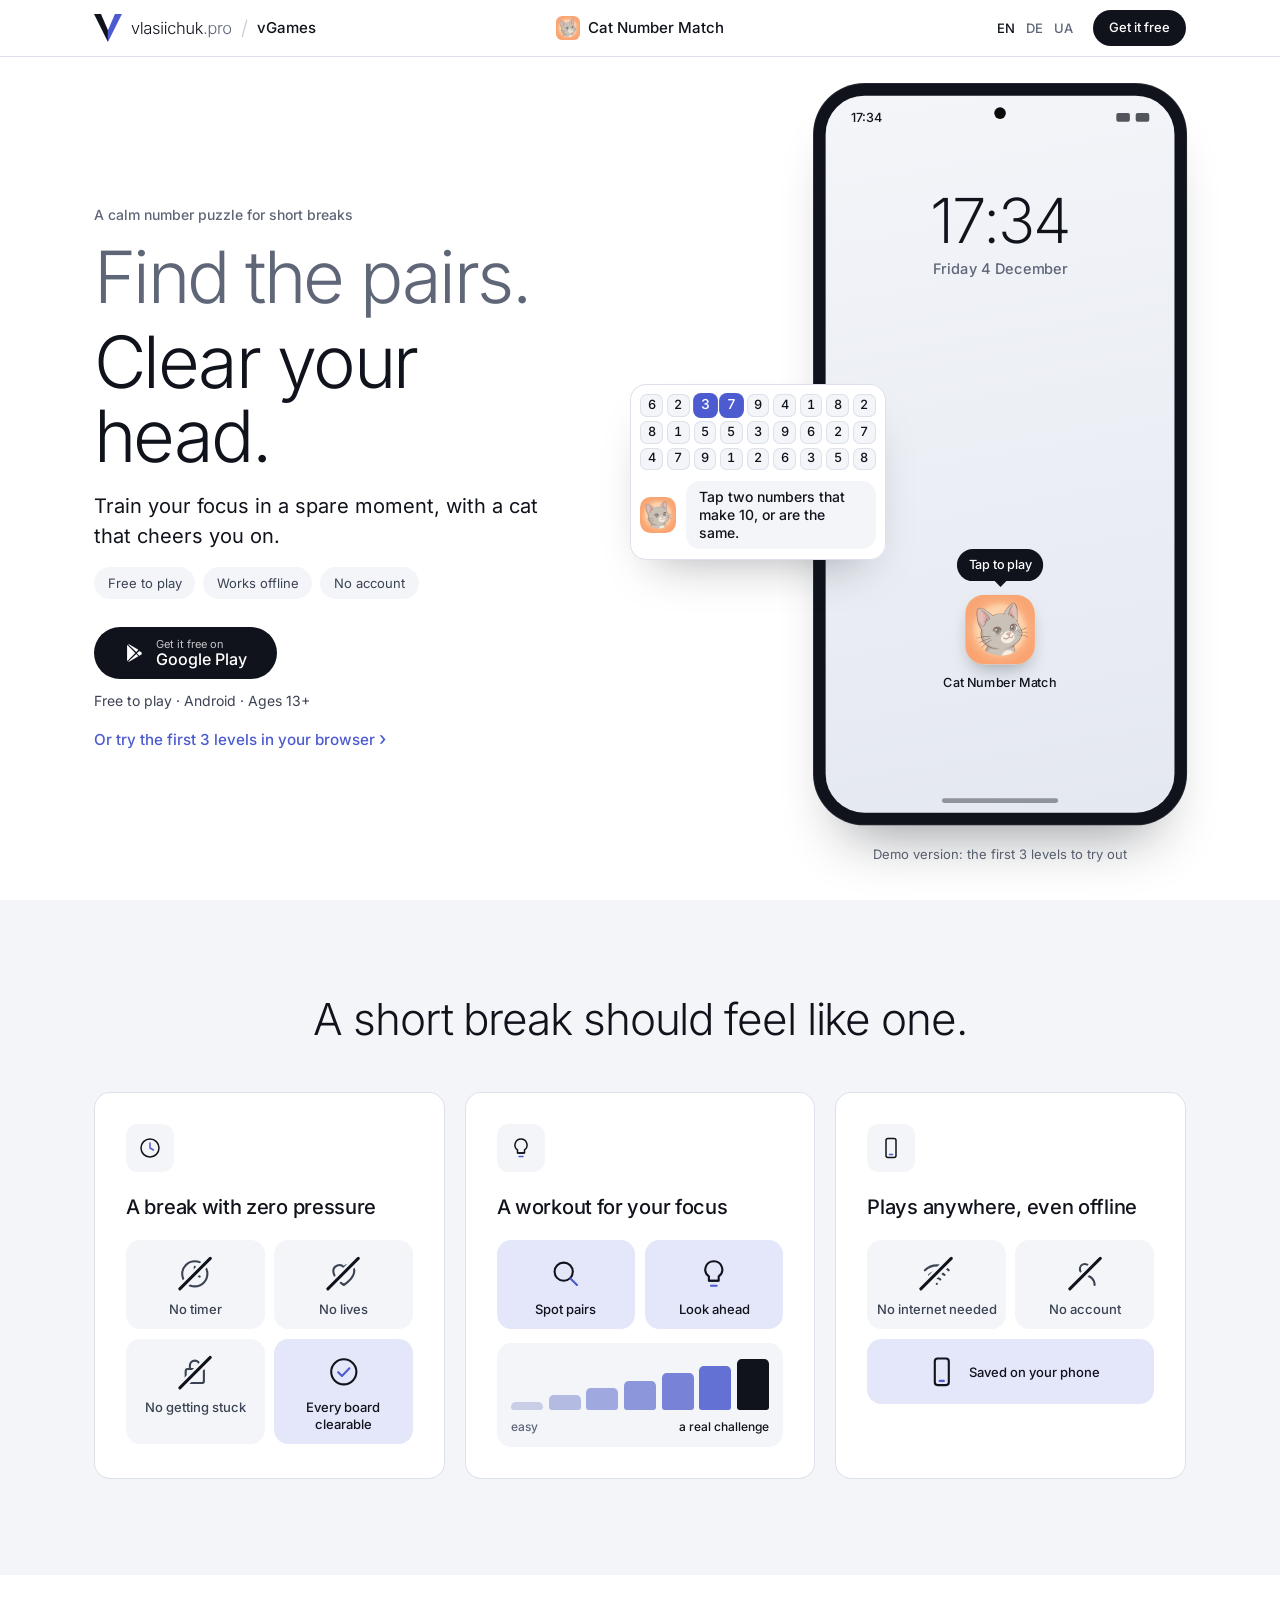
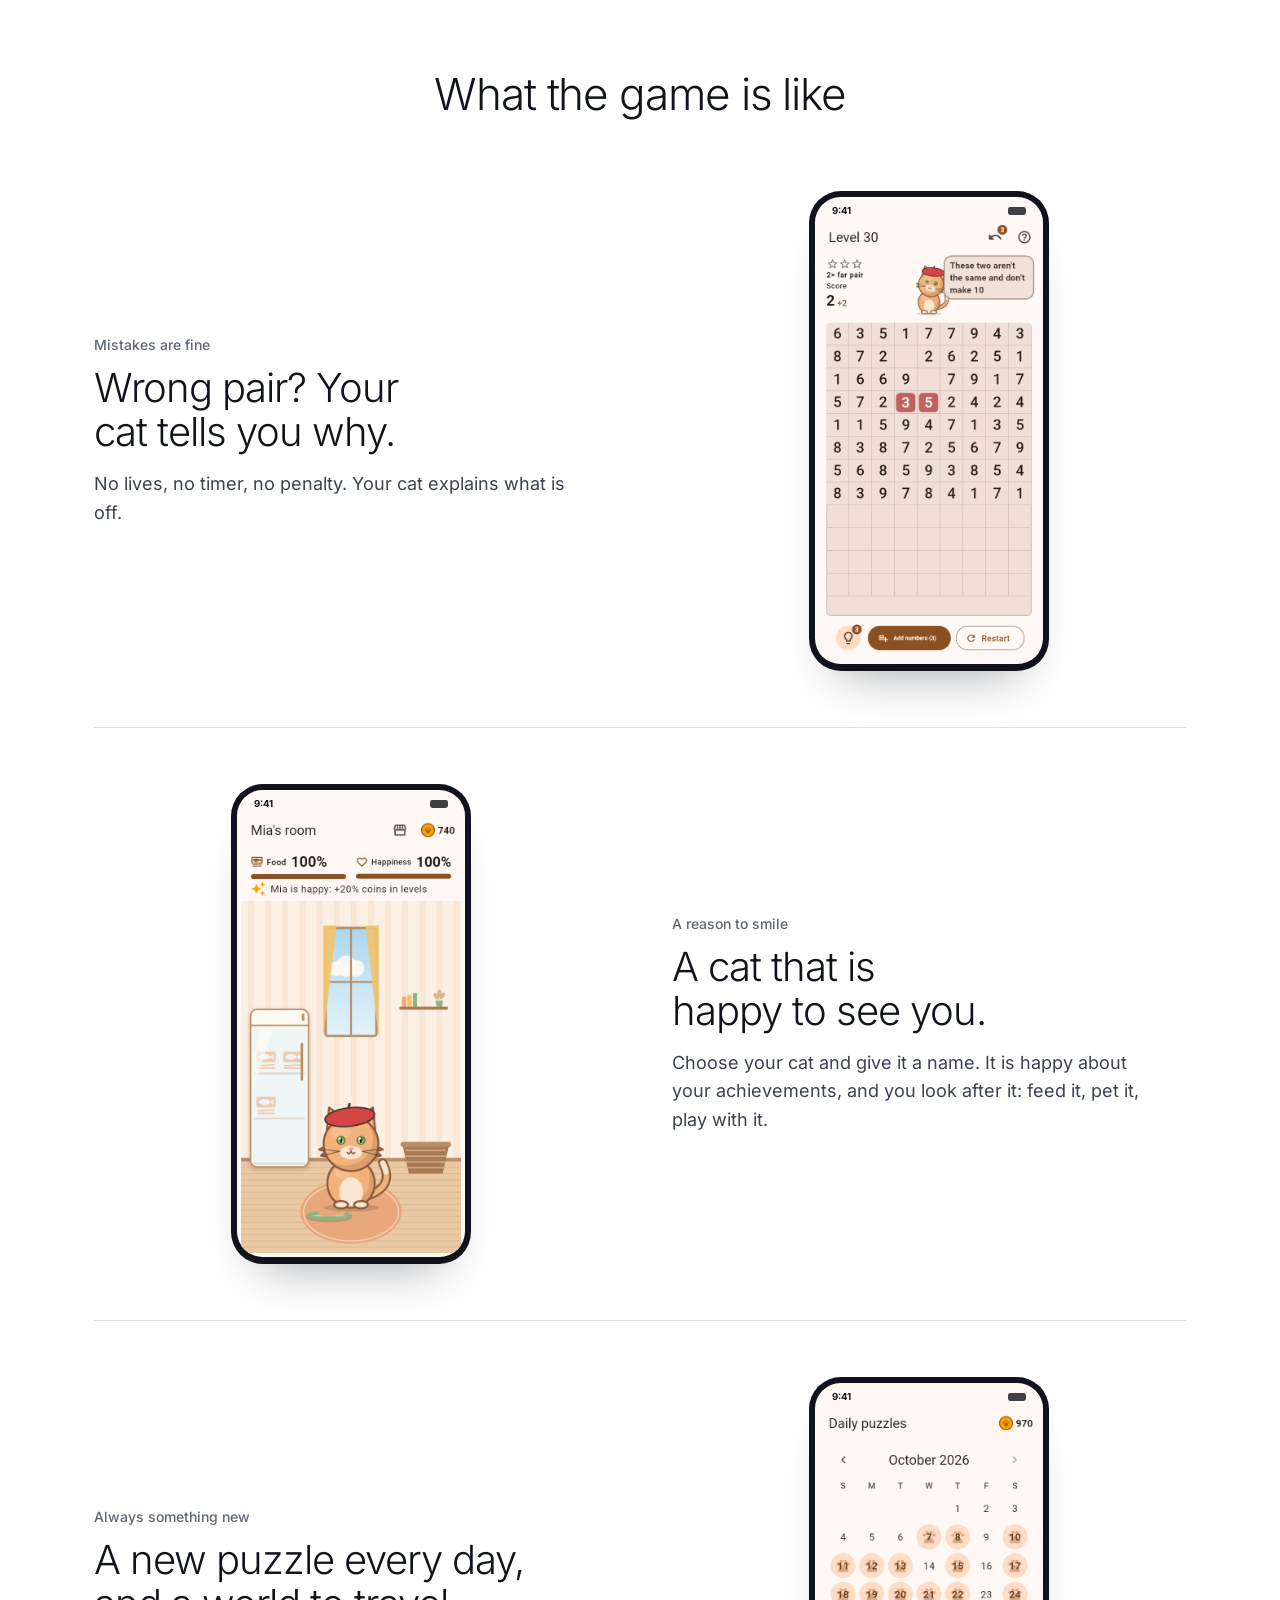
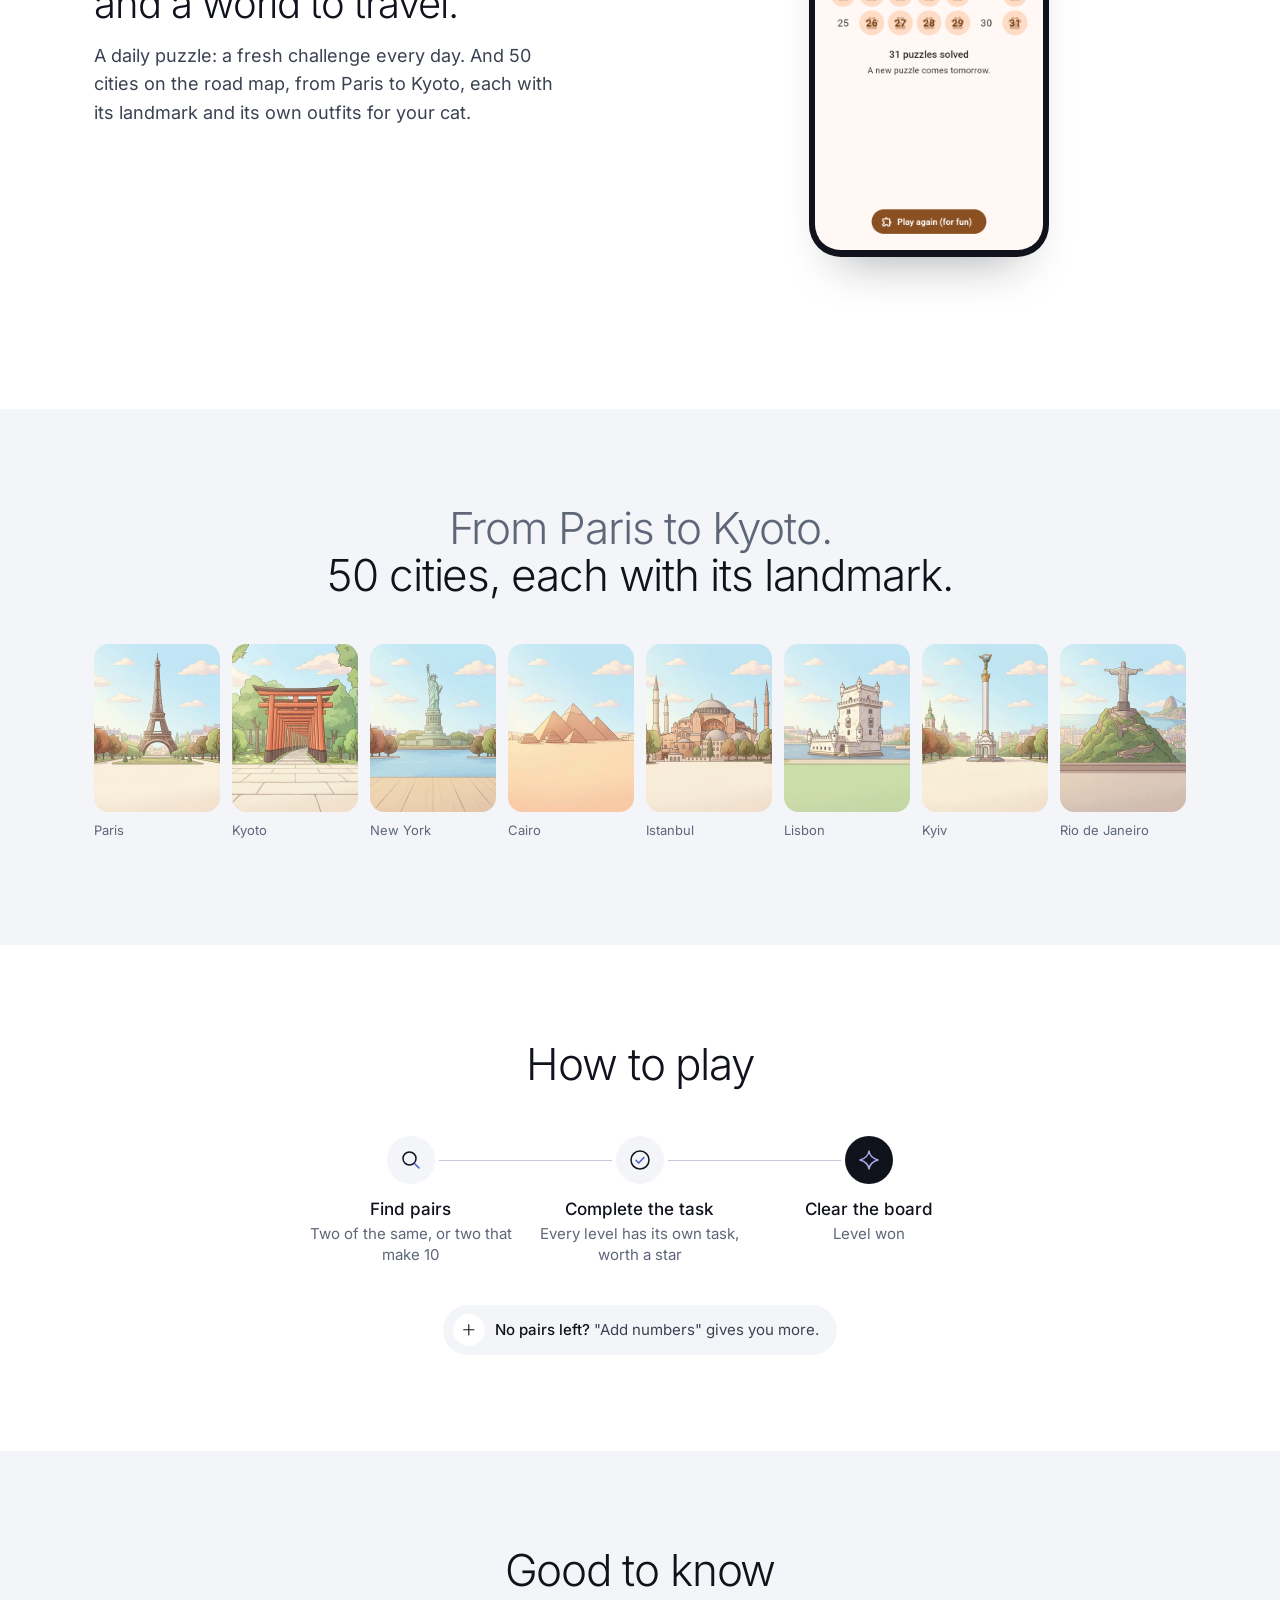
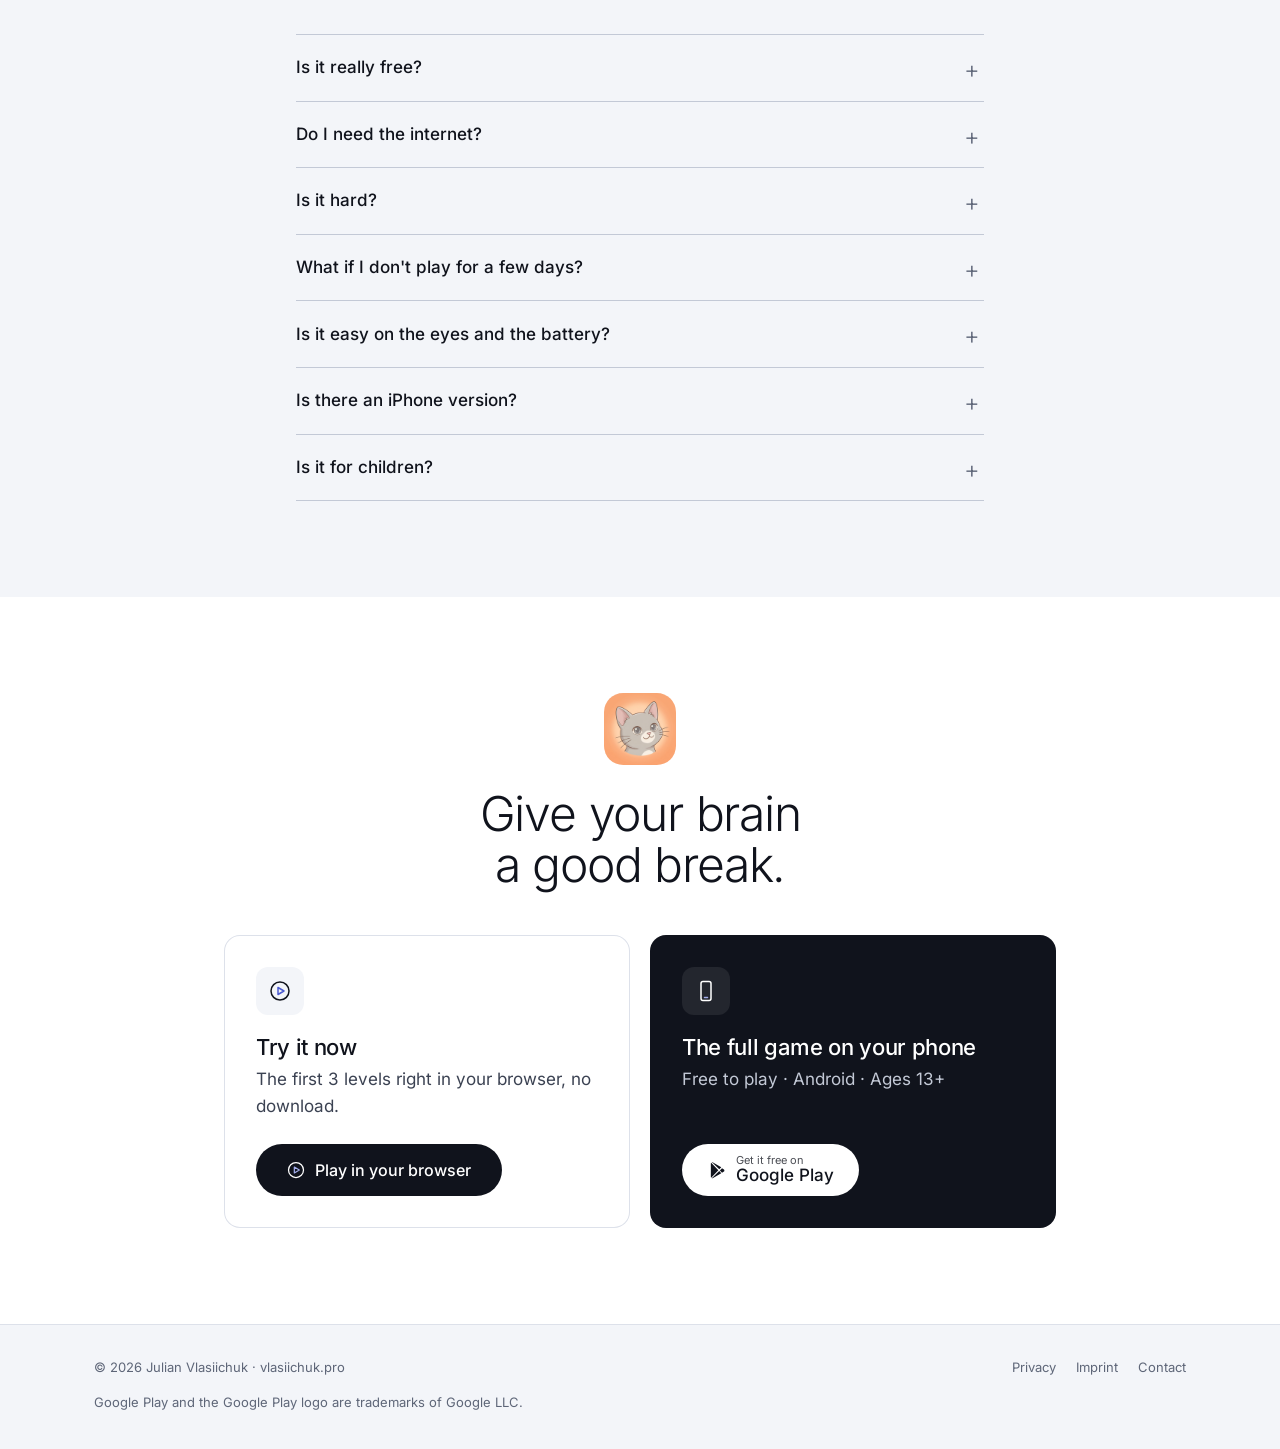
<file: cat-number-match/index.html>
<!doctype html>
<html lang="en">
<head>
<meta charset="utf-8">
<meta name="viewport" content="width=device-width, initial-scale=1">
<title>Cat Number Match · a calm number matching game to train your focus</title>
<meta name="description" content="A calm number matching game for Android: take a real break, train your focus, and let your cat cheer you on. Try the first 3 levels right here in your browser.">
<meta name="theme-color" content="#ffffff">
<meta property="og:title" content="Cat Number Match">
<meta property="og:description" content="A calm number matching game to train your focus, with a cat that cheers you on. Try 3 levels in your browser.">
<meta property="og:image" content="https://vgames.vlasiichuk.pro/cat-number-match/img/en/1-board.png">
<meta property="og:locale" content="en_US">
<link rel="icon" href="img/app-icon.png">
<link rel="canonical" href="https://vgames.vlasiichuk.pro/cat-number-match/">
<link rel="alternate" hreflang="en" href="https://vgames.vlasiichuk.pro/cat-number-match/">
<link rel="alternate" hreflang="de" href="https://vgames.vlasiichuk.pro/cat-number-match/de/">
<link rel="alternate" hreflang="uk" href="https://vgames.vlasiichuk.pro/cat-number-match/ua/">
<link rel="alternate" hreflang="x-default" href="https://vgames.vlasiichuk.pro/cat-number-match/">
<link rel="preload" href="fonts/inter-latin-wght-normal.woff2" as="font" type="font/woff2" crossorigin>
<link rel="stylesheet" href="page.css">
<script>
// First visit: open the page in the browser's language (German, Ukrainian),
// anything else stays English. A click on a language link (?l=) is never
// overridden.
(function () {
  if (/[?&]l=/.test(location.search)) return;
  var langs = navigator.languages && navigator.languages.length ? navigator.languages : [navigator.language || ''];
  for (var i = 0; i < langs.length; i++) {
    var c = String(langs[i]).toLowerCase().split('-')[0];
    if (c === 'de') { location.replace('/cat-number-match/de/'); return; }
    if (c === 'uk') { location.replace('/cat-number-match/ua/'); return; }
    if (c === 'en') return;
  }
})();
</script>
<!--
  GENERATED by tool/landing/build.mjs from tool/landing/strings.mjs
  in the cat-number-match repo. Edit those and run
  "node tool/landing/build.mjs"; do not edit this file by hand.
  Only this site's own files load. The demo (about 4.5 MB) loads after a tap
  and speaks this page's language (?lang=).
-->
</head>
<body>
<a class="skip" href="#main">Skip to content</a>

<header class="site-header">
  <div class="wrap">
    <div class="head-left">
      <a class="brand" href="https://vlasiichuk.pro/"><img src="brand/lockup-paper.svg" alt="vlasiichuk.pro" width="138" height="28"></a>
      <span class="crumb-sep" aria-hidden="true">/</span>
      <a class="hub" href="/games/?l=en" title="All games by vlasiichuk.pro">vGames</a>
    </div>
    <span class="head-game"><img src="img/app-icon.png" alt="" width="24" height="24">Cat Number Match</span>
    <div class="head-right">
      <nav class="lang" aria-label="Language">
        <a href="#" aria-current="page" hreflang="en" lang="en" onclick="return false">EN</a>
        <a href="/cat-number-match/de/" hreflang="de" lang="de">DE</a>
        <a href="/cat-number-match/ua/" hreflang="uk" lang="uk">UA</a>
      </nav>
      <a class="btn btn-sm head-cta" href="https://play.google.com/store/apps/details?id=pro.vlasiichuk.cat_number_match" target="_blank" rel="noopener">Get it free</a>
    </div>
  </div>
</header>

<main id="main">

  <!-- 1. Hero (white): fills the first screen -->
  <section class="hero">
    <div class="wrap hero-grid">
      <div class="hero-copy">
        <p class="eyebrow">A calm number puzzle for short breaks</p>
        <h1><span class="h-soft">Find the pairs.</span> <span class="h-ink">Clear your head.</span></h1>
        <p class="lead">Train your focus in a spare moment, with a cat that cheers you on.</p>
        <ul class="pills">
          <li>Free to play</li>
          <li>Works offline</li>
          <li>No account</li>
        </ul>
        <div class="cta">
          <a class="btn-primary btn-store" href="https://play.google.com/store/apps/details?id=pro.vlasiichuk.cat_number_match" target="_blank" rel="noopener"><svg viewBox="0 0 24 24" aria-hidden="true"><path fill="currentColor" d="M4.1 2.3c-.3.3-.4.7-.4 1.2v17c0 .5.1.9.4 1.2l9.4-9.7-9.4-9.7zm10.6 8.5 2.6-2.7L6 1.6c-.4-.2-.8-.3-1.1-.2l9.8 9.4zm0 2.4-9.8 9.4c.3.1.7 0 1.1-.2l11.3-6.5-2.6-2.7zm6.1-2.2-2.5-1.5-2.8 2.9 2.8 2.9 2.5-1.5c.8-.5.8-1.8 0-2.8z"/></svg><span class="two"><small>Get it free on</small>Google Play</span></a>
          <p class="micro">Free to play · Android · Ages 13+</p>
          <p class="store-line"><a class="link-arrow" id="play-btn" href="/cat-number-match/play/?lang=en">Or try the first 3 levels in your browser <span aria-hidden="true">›</span></a></p>
        </div>
      </div>

      <div class="hero-visual">
        <div class="phone-col" id="phone-col" aria-label="Play the game in this phone">
          <div class="pp-scale">
            <div class="pp">
              <div class="pp-screen" id="screen">
                <span class="pp-camera" aria-hidden="true"></span>
                <div class="pp-home">
                  <div class="pp-status" aria-hidden="true"><span id="sb-time">9:41</span><span class="pp-icons"><i></i><i></i></span></div>
                  <div class="pp-clock" id="clock" aria-hidden="true">9:41</div>
                  <div class="pp-date" id="date" aria-hidden="true"></div>
                  <button class="pp-app" type="button" id="app-icon" aria-label="Open Cat Number Match, demo version">
                    <span class="pp-hint" aria-hidden="true">Tap to play</span>
                    <img src="img/app-icon.png" alt="" width="72" height="72">
                    <span>Cat Number Match</span>
                  </button>
                  <span class="pp-gesture" aria-hidden="true"></span>
                </div>
                <div class="pp-window" id="app-window"></div>
              </div>
            </div>
          </div>
          <div class="pp-bar">
            <span id="phone-note">Demo version: the first 3 levels to try out</span>
            <button class="pp-close" type="button" id="close-game" hidden>Close the game</button>
          </div>
        </div>

        <figure class="mb" id="board" aria-label="How the game works: tap two numbers that are the same or add up to 10, and they clear.">
          <div class="mb-grid" id="board-grid" aria-hidden="true"></div>
          <figcaption class="mb-cap" aria-hidden="true">
            <img src="img/app-icon.png" alt="" width="40" height="40">
            <span class="mb-say" id="board-say"></span>
          </figcaption>
          <p class="sr-only">Tap two numbers that are the same, or that add up to 10, and they disappear. Clear the whole board to win the level.</p>
        </figure>
      </div>
    </div>
  </section>

  <!-- HIDDEN until the real demo video exists: put its YouTube id into
       data-youtube-id and remove "hidden". -->
  <section class="section" hidden aria-labelledby="video-title">
    <div class="wrap narrow">
      <h2 id="video-title">30 seconds of play</h2>
      <div class="video" id="video" data-youtube-id="M7lc1UVf-VE">
        <button type="button" aria-label="Play the demo video (loads YouTube)">
          <img src="img/video-poster.png" alt="Cat Number Match: match pairs, make your cat happy" width="1024" height="500" loading="lazy">
          <span class="play" aria-hidden="true"><svg viewBox="0 0 24 24"><path d="M8 5.5v13a1 1 0 0 0 1.5.86l10.4-6.5a1 1 0 0 0 0-1.72L9.5 4.64A1 1 0 0 0 8 5.5z"/></svg></span>
        </button>
      </div>
      <p class="fine video-note">The video plays from YouTube once you click it. <a href="/cat-number-match/privacy/">Privacy</a></p>
    </div>
  </section>

  <!-- 2. Three cards (grey) -->
  <section class="section panel" aria-labelledby="cards-title">
    <div class="wrap">
      <h2 id="cards-title" class="center">A short break should feel like one.</h2>
      <ul class="cards">
        <li class="card">
          <span class="tile"><svg class="ic" xmlns="http://www.w3.org/2000/svg" viewBox="0 0 24 24" fill="none" stroke="currentColor" stroke-width="1.5" stroke-linecap="round" stroke-linejoin="round" aria-hidden="true" focusable="false"><path d="M21 12a9 9 0 1 1-18 0a9 9 0 0 1 18 0"/><path d="M12 7v5l3.5 2" style="stroke:var(--icon-accent, currentColor)"/></svg></span>
          <h3>A break with zero pressure</h3>
          <div class="card-visual">
            <ul class="chips" aria-hidden="true"><li class="chip no"><span class="chip-ic"><svg class="ic" xmlns="http://www.w3.org/2000/svg" viewBox="0 0 24 24" fill="none" stroke="currentColor" stroke-width="1.5" stroke-linecap="round" stroke-linejoin="round" aria-hidden="true" focusable="false"><path d="M21 12a9 9 0 1 1-18 0a9 9 0 0 1 18 0"/><path d="M12 7v5l3.5 2" style="stroke:var(--icon-accent, currentColor)"/></svg></span><span>No timer</span></li><li class="chip no"><span class="chip-ic"><svg class="ic" xmlns="http://www.w3.org/2000/svg" viewBox="0 0 24 24" fill="none" stroke="currentColor" stroke-width="1.5" stroke-linecap="round" stroke-linejoin="round" aria-hidden="true" focusable="false"><path d="M12 20s-7.5-4.6-7.5-10.2A4.3 4.3 0 0 1 12 7.2a4.3 4.3 0 0 1 7.5 2.6C19.5 15.4 12 20 12 20z" style="stroke:var(--icon-accent, currentColor)"/></svg></span><span>No lives</span></li><li class="chip no"><span class="chip-ic"><svg class="ic" xmlns="http://www.w3.org/2000/svg" viewBox="0 0 24 24" fill="none" stroke="currentColor" stroke-width="1.5" stroke-linecap="round" stroke-linejoin="round" aria-hidden="true" focusable="false"><path d="M5.5 11.5a1.5 1.5 0 0 1 1.5-1.5h10a1.5 1.5 0 0 1 1.5 1.5v7a1.5 1.5 0 0 1-1.5 1.5H7a1.5 1.5 0 0 1-1.5-1.5z"/><path d="M8.5 10V7.5a3.5 3.5 0 0 1 7 0V10" style="stroke:var(--icon-accent, currentColor)"/></svg></span><span>No getting stuck</span></li><li class="chip"><span class="chip-ic"><svg class="ic" xmlns="http://www.w3.org/2000/svg" viewBox="0 0 24 24" fill="none" stroke="currentColor" stroke-width="1.5" stroke-linecap="round" stroke-linejoin="round" aria-hidden="true" focusable="false"><path d="M21 12a9 9 0 1 1-18 0a9 9 0 0 1 18 0"/><path d="M8 12.3l2.7 2.7L16 9.5" style="stroke:var(--icon-accent, currentColor)"/></svg></span><span>Every board clearable</span></li></ul>
          </div>
          <p class="sr-only">No timer, no lives, no getting stuck. Take all the time you want: every board is proven clearable, and &quot;Add numbers&quot; gives you more pairs when you run out.</p>
        </li>
        <li class="card">
          <span class="tile"><svg class="ic" xmlns="http://www.w3.org/2000/svg" viewBox="0 0 24 24" fill="none" stroke="currentColor" stroke-width="1.5" stroke-linecap="round" stroke-linejoin="round" aria-hidden="true" focusable="false"><path d="M12 3a6 6 0 0 0-3.5 10.9V17h7v-3.1A6 6 0 0 0 12 3z"/><path d="M9 17h6"/><path d="M10 20.5h4" style="stroke:var(--icon-accent, currentColor)"/></svg></span>
          <h3>A workout for your focus</h3>
          <div class="card-visual">
            <ul class="chips" aria-hidden="true"><li class="chip"><span class="chip-ic"><svg class="ic" xmlns="http://www.w3.org/2000/svg" viewBox="0 0 24 24" fill="none" stroke="currentColor" stroke-width="1.5" stroke-linecap="round" stroke-linejoin="round" aria-hidden="true" focusable="false"><path d="M17 10.5a6.5 6.5 0 1 1-13 0a6.5 6.5 0 0 1 13 0"/><path d="M15.5 15.5L20 20" style="stroke:var(--icon-accent, currentColor)"/></svg></span><span>Spot pairs</span></li><li class="chip"><span class="chip-ic"><svg class="ic" xmlns="http://www.w3.org/2000/svg" viewBox="0 0 24 24" fill="none" stroke="currentColor" stroke-width="1.5" stroke-linecap="round" stroke-linejoin="round" aria-hidden="true" focusable="false"><path d="M12 3a6 6 0 0 0-3.5 10.9V17h7v-3.1A6 6 0 0 0 12 3z"/><path d="M9 17h6"/><path d="M10 20.5h4" style="stroke:var(--icon-accent, currentColor)"/></svg></span><span>Look ahead</span></li></ul>
          <div class="ramp" aria-hidden="true">
            <div class="ramp-bars"><i style="--n:1"></i><i style="--n:2"></i><i style="--n:3"></i><i style="--n:4"></i><i style="--n:5"></i><i style="--n:6"></i><i style="--n:7"></i></div>
            <div class="ramp-labels"><span>easy</span><span>a real challenge</span></div>
          </div>
          </div>
          <p class="sr-only">Spotting pairs, looking ahead, staying with one thing: a gentle exercise for your attention. A short break is enough, and the levels grow from easy to a real challenge.</p>
        </li>
        <li class="card">
          <span class="tile"><svg class="ic" xmlns="http://www.w3.org/2000/svg" viewBox="0 0 24 24" fill="none" stroke="currentColor" stroke-width="1.5" stroke-linecap="round" stroke-linejoin="round" aria-hidden="true" focusable="false"><path d="M7 4.5a2 2 0 0 1 2-2h6a2 2 0 0 1 2 2v15a2 2 0 0 1-2 2H9a2 2 0 0 1-2-2z"/><path d="M10.5 18.5h3" style="stroke:var(--icon-accent, currentColor)"/></svg></span>
          <h3>Plays anywhere, even offline</h3>
          <div class="card-visual">
            <ul class="chips" aria-hidden="true"><li class="chip no"><span class="chip-ic"><svg class="ic" xmlns="http://www.w3.org/2000/svg" viewBox="0 0 24 24" fill="none" stroke="currentColor" stroke-width="1.5" stroke-linecap="round" stroke-linejoin="round" aria-hidden="true" focusable="false"><path d="M3.5 9.5a12 12 0 0 1 17 0"/><path d="M6.5 12.8a7.7 7.7 0 0 1 11 0"/><path d="M9.5 16a3.5 3.5 0 0 1 5 0" style="stroke:var(--icon-accent, currentColor)"/><path d="M12 19.2h.01"/></svg></span><span>No internet needed</span></li><li class="chip no"><span class="chip-ic"><svg class="ic" xmlns="http://www.w3.org/2000/svg" viewBox="0 0 24 24" fill="none" stroke="currentColor" stroke-width="1.5" stroke-linecap="round" stroke-linejoin="round" aria-hidden="true" focusable="false"><path d="M5 20a7 7 0 0 1 14 0"/><path d="M15.5 8.5a3.5 3.5 0 1 1-7 0a3.5 3.5 0 0 1 7 0" style="stroke:var(--icon-accent, currentColor)"/></svg></span><span>No account</span></li><li class="chip"><span class="chip-ic"><svg class="ic" xmlns="http://www.w3.org/2000/svg" viewBox="0 0 24 24" fill="none" stroke="currentColor" stroke-width="1.5" stroke-linecap="round" stroke-linejoin="round" aria-hidden="true" focusable="false"><path d="M7 4.5a2 2 0 0 1 2-2h6a2 2 0 0 1 2 2v15a2 2 0 0 1-2 2H9a2 2 0 0 1-2-2z"/><path d="M10.5 18.5h3" style="stroke:var(--icon-accent, currentColor)"/></svg></span><span>Saved on your phone</span></li></ul>
          </div>
          <p class="sr-only">The game works fully offline, needs no account, and your progress is saved on your phone.</p>
        </li>
      </ul>
    </div>
  </section>

  <!-- 3. Three moments from the game, with its own lines (white) -->
  <section class="section" aria-labelledby="moments-title">
    <div class="wrap">
      <h2 id="moments-title" class="center">What the game is like</h2>
      <ul class="features">
        <li class="feature">
          <div class="copy">
            <p class="eyebrow">Mistakes are fine</p>
            <h3>Wrong pair? Your cat tells you why.</h3>
            <p class="text">No lives, no timer, no penalty. Your cat explains what is off.</p>
          </div>
          <div class="shot"><div class="scr"><span class="sb" aria-hidden="true"><b>9:41</b><i></i></span><img src="img/en/2-refused.png" alt="The cat explains in a speech bubble why two numbers are not a pair" width="540" height="1080" loading="lazy"></div></div>
        </li>
        <li class="feature flip">
          <div class="copy">
            <p class="eyebrow">A reason to smile</p>
            <h3>A cat that is happy to see you.</h3>
            <p class="text">Choose your cat and give it a name. It is happy about your achievements, and you look after it: feed it, pet it, play with it.</p>
          </div>
          <div class="shot"><div class="scr"><span class="sb" aria-hidden="true"><b>9:41</b><i></i></span><img src="img/en/5-room.png" alt="The cat's room with its food and happiness bars" width="540" height="1080" loading="lazy"></div></div>
        </li>
        <li class="feature">
          <div class="copy">
            <p class="eyebrow">Always something new</p>
            <h3>A new puzzle every day, and a world to travel.</h3>
            <p class="text">A daily puzzle: a fresh challenge every day. And 50 cities on the road map, from Paris to Kyoto, each with its landmark and its own outfits for your cat.</p>
          </div>
          <div class="shot"><div class="scr"><span class="sb" aria-hidden="true"><b>9:41</b><i></i></span><img src="img/en/7-daily.png" alt="The daily puzzle calendar with a paw on every solved day" width="540" height="1080" loading="lazy"></div></div>
        </li>
      </ul>
    </div>
  </section>

  <!-- 4. Cities (grey) -->
  <section class="section panel" aria-labelledby="cities-title">
    <div class="wrap">
      <h2 id="cities-title" class="center"><span class="h-soft">From Paris to Kyoto.</span> <span class="h-ink">50 cities, each with its landmark.</span></h2>
      <div class="cities" aria-label="Some of the 50 cities">
        <figure><img src="img/cities/city_paris.jpg" alt="Paris with the Eiffel Tower" width="300" height="400" loading="lazy"><figcaption>Paris</figcaption></figure>
        <figure><img src="img/cities/city_kyoto.jpg" alt="Kyoto" width="300" height="400" loading="lazy"><figcaption>Kyoto</figcaption></figure>
        <figure><img src="img/cities/city_new_york.jpg" alt="New York" width="300" height="400" loading="lazy"><figcaption>New York</figcaption></figure>
        <figure><img src="img/cities/city_cairo.jpg" alt="Cairo" width="300" height="400" loading="lazy"><figcaption>Cairo</figcaption></figure>
        <figure><img src="img/cities/city_istanbul.jpg" alt="Istanbul" width="300" height="400" loading="lazy"><figcaption>Istanbul</figcaption></figure>
        <figure><img src="img/cities/city_lisbon.jpg" alt="Lisbon" width="300" height="400" loading="lazy"><figcaption>Lisbon</figcaption></figure>
        <figure><img src="img/cities/city_kyiv.jpg" alt="Kyiv" width="300" height="400" loading="lazy"><figcaption>Kyiv</figcaption></figure>
        <figure><img src="img/cities/city_rio_de_janeiro.jpg" alt="Rio de Janeiro" width="300" height="400" loading="lazy"><figcaption>Rio de Janeiro</figcaption></figure>
      </div>
    </div>
  </section>

  <!-- 5. How to play, as a roadmap (white) -->
  <section class="section" aria-labelledby="steps-title">
    <div class="wrap">
      <h2 id="steps-title" class="center">How to play</h2>
      <ol class="roadmap" style="--steps:3">
        <li>
          <span class="dot"><svg class="ic" xmlns="http://www.w3.org/2000/svg" viewBox="0 0 24 24" fill="none" stroke="currentColor" stroke-width="1.5" stroke-linecap="round" stroke-linejoin="round" aria-hidden="true" focusable="false"><path d="M17 10.5a6.5 6.5 0 1 1-13 0a6.5 6.5 0 0 1 13 0"/><path d="M15.5 15.5L20 20" style="stroke:var(--icon-accent, currentColor)"/></svg></span>
          <div><p class="step-h">Find pairs</p><p class="step-p">Two of the same, or two that make 10</p></div>
        </li>
        <li>
          <span class="dot"><svg class="ic" xmlns="http://www.w3.org/2000/svg" viewBox="0 0 24 24" fill="none" stroke="currentColor" stroke-width="1.5" stroke-linecap="round" stroke-linejoin="round" aria-hidden="true" focusable="false"><path d="M21 12a9 9 0 1 1-18 0a9 9 0 0 1 18 0"/><path d="M8 12.3l2.7 2.7L16 9.5" style="stroke:var(--icon-accent, currentColor)"/></svg></span>
          <div><p class="step-h">Complete the task</p><p class="step-p">Every level has its own task, worth a star</p></div>
        </li>
        <li class="last">
          <span class="dot"><svg class="ic" xmlns="http://www.w3.org/2000/svg" viewBox="0 0 24 24" fill="none" stroke="currentColor" stroke-width="1.5" stroke-linecap="round" stroke-linejoin="round" aria-hidden="true" focusable="false"><path d="M12 3c.6 4.7 3.3 7.4 9 9-5.7 1.6-8.4 4.3-9 9-.6-4.7-3.3-7.4-9-9 5.7-1.6 8.4-4.3 9-9z" style="stroke:var(--icon-accent, currentColor)"/></svg></span>
          <div><p class="step-h">Clear the board</p><p class="step-p">Level won</p></div>
        </li>
      </ol>
      <p class="side-note"><span class="side-ic"><svg class="ic" xmlns="http://www.w3.org/2000/svg" viewBox="0 0 24 24" fill="none" stroke="currentColor" stroke-width="1.5" stroke-linecap="round" stroke-linejoin="round" aria-hidden="true" focusable="false"><path d="M12 5v14"/><path d="M5 12h14"/></svg></span><span><b>No pairs left?</b> &quot;Add numbers&quot; gives you more.</span></p>
    </div>
  </section>

  <!-- 6. FAQ (grey) -->
  <section class="section panel" id="faq" aria-labelledby="faq-title">
    <div class="wrap narrow">
      <h2 id="faq-title">Good to know</h2>
      <div class="faq">
        <details>
          <summary>Is it really free?</summary>
          <p>Yes. Every level, the daily puzzle and the cat are free.</p>
        </details>
        <details>
          <summary>Do I need the internet?</summary>
          <p>No. The game works fully offline, needs no account, and your progress is saved on your phone.</p>
        </details>
        <details>
          <summary>Is it hard?</summary>
          <p>It starts gently and gets harder level by level, up to a real challenge. Every board can be cleared, and hints, undo and &quot;Add numbers&quot; are there when you need them.</p>
        </details>
        <details>
          <summary>What if I don't play for a few days?</summary>
          <p>Nothing bad happens. The game waits for you. Your cat may get a little hungry, and a free treat always works. A streak freeze can save your streak for a missed day.</p>
        </details>
        <details>
          <summary>Is it easy on the eyes and the battery?</summary>
          <p>There is a dark mode for the evening, and while you think, nothing on screen moves, so it is light on your battery.</p>
        </details>
        <details>
          <summary>Is there an iPhone version?</summary>
          <p>Not yet. Cat Number Match is for Android first.</p>
        </details>
        <details>
          <summary>Is it for children?</summary>
          <p>The game is set up for players aged 13 and up.</p>
        </details>
      </div>
    </div>
  </section>

  <!-- 7. Closing: a light and a dark card (white, above the grey footer) -->
  <section class="section final" aria-labelledby="final-title">
    <div class="wrap">
      <img class="icon" src="img/app-icon.png" alt="" width="88" height="88">
      <h2 id="final-title">Give your brain a good break.</h2>
      <div class="duo">
        <div class="duo-card">
          <span class="tile"><svg class="ic" xmlns="http://www.w3.org/2000/svg" viewBox="0 0 24 24" fill="none" stroke="currentColor" stroke-width="1.5" stroke-linecap="round" stroke-linejoin="round" aria-hidden="true" focusable="false"><path d="M21 12a9 9 0 1 1-18 0a9 9 0 0 1 18 0"/><path d="M10 8.5v7l6-3.5z" style="stroke:var(--icon-accent, currentColor)"/></svg></span>
          <h3>Try it now</h3>
          <p>The first 3 levels right in your browser, no download.</p>
          <a class="btn-primary" href="/cat-number-match/play/?lang=en" data-demo><svg class="ic" xmlns="http://www.w3.org/2000/svg" viewBox="0 0 24 24" fill="none" stroke="currentColor" stroke-width="1.5" stroke-linecap="round" stroke-linejoin="round" aria-hidden="true" focusable="false"><path d="M21 12a9 9 0 1 1-18 0a9 9 0 0 1 18 0"/><path d="M10 8.5v7l6-3.5z" style="stroke:var(--icon-accent, currentColor)"/></svg>Play in your browser</a>
        </div>
        <div class="duo-card dark">
          <span class="tile"><svg class="ic" xmlns="http://www.w3.org/2000/svg" viewBox="0 0 24 24" fill="none" stroke="currentColor" stroke-width="1.5" stroke-linecap="round" stroke-linejoin="round" aria-hidden="true" focusable="false"><path d="M7 4.5a2 2 0 0 1 2-2h6a2 2 0 0 1 2 2v15a2 2 0 0 1-2 2H9a2 2 0 0 1-2-2z"/><path d="M10.5 18.5h3" style="stroke:var(--icon-accent, currentColor)"/></svg></span>
          <h3>The full game on your phone</h3>
          <p>Free to play · Android · Ages 13+</p>
          <a class="btn-light" href="https://play.google.com/store/apps/details?id=pro.vlasiichuk.cat_number_match" target="_blank" rel="noopener"><svg viewBox="0 0 24 24" aria-hidden="true"><path fill="currentColor" d="M4.1 2.3c-.3.3-.4.7-.4 1.2v17c0 .5.1.9.4 1.2l9.4-9.7-9.4-9.7zm10.6 8.5 2.6-2.7L6 1.6c-.4-.2-.8-.3-1.1-.2l9.8 9.4zm0 2.4-9.8 9.4c.3.1.7 0 1.1-.2l11.3-6.5-2.6-2.7zm6.1-2.2-2.5-1.5-2.8 2.9 2.8 2.9 2.5-1.5c.8-.5.8-1.8 0-2.8z"/></svg><span class="two"><small>Get it free on</small>Google Play</span></a>
        </div>
      </div>
    </div>
  </section>

</main>

<footer class="site-footer">
  <div class="wrap">
    <div class="foot">
      <span>© 2026 Julian Vlasiichuk · <a href="https://vlasiichuk.pro/">vlasiichuk.pro</a></span>
      <nav aria-label="Legal">
        <a href="/cat-number-match/privacy/">Privacy</a>
        <a href="https://vlasiichuk.pro/imprint">Imprint</a>
        <a href="mailto:catnumbermatch@gmail.com">Contact</a>
      </nav>
    </div>
    <p class="foot-small">Google Play and the Google Play logo are trademarks of Google LLC.</p>
  </div>
</footer>

<!-- Back to top: appears once the first screen is left. -->
<button type="button" class="to-top" id="to-top" aria-label="Back to top" title="Back to top"><svg class="ic" xmlns="http://www.w3.org/2000/svg" viewBox="0 0 24 24" fill="none" stroke="currentColor" stroke-width="1.5" stroke-linecap="round" stroke-linejoin="round" aria-hidden="true" focusable="false"><path d="M4 12h15.5"/><path d="M13.5 6l6 6-6 6" style="stroke:var(--icon-accent, currentColor)"/></svg></button>

<script>
// The board: a tiny copy of the game that plays three pairs by itself, so the
// page is clear before a word is read. Three rounds, then it rests (no loop
// while the visitor reads); still with reduced motion.
(function () {
  var T = {"intro":"Tap two numbers that make 10, or are the same.","one":"3 + 7 = 10. Cleared!","two":"Two of the same. Cleared!","three":"4 + 6 = 10, even across a corner.","end":"Now you try!","still":"3 + 7 = 10"};
  var DIGITS = [
    [6, 2, 3, 7, 9, 4, 1, 8, 2],
    [8, 1, 5, 5, 3, 9, 6, 2, 7],
    [4, 7, 9, 1, 2, 6, 3, 5, 8]
  ];
  var STEPS = [
    { a: [0, 2], b: [0, 3], say: T.one },
    { a: [1, 2], b: [1, 3], say: T.two },
    { a: [0, 5], b: [1, 6], say: T.three }
  ];
  var ROUNDS = 3;
  var grid = document.getElementById('board-grid');
  var say = document.getElementById('board-say');
  if (!grid) return;
  var tiles = {};
  DIGITS.forEach(function (row, r) {
    row.forEach(function (d, c) {
      var t = document.createElement('span');
      t.className = 'mb-tile';
      t.textContent = d;
      grid.appendChild(t);
      tiles[r + ',' + c] = t;
    });
  });
  function tile(p) { return tiles[p[0] + ',' + p[1]]; }
  if (window.matchMedia('(prefers-reduced-motion: reduce)').matches) {
    tile(STEPS[0].a).classList.add('pick'); tile(STEPS[0].b).classList.add('pick');
    say.textContent = T.still;
    return;
  }
  say.textContent = T.intro;
  var round = 0, started = false;
  function wait(ms, fn) { setTimeout(fn, ms); }
  function reset() { Object.keys(tiles).forEach(function (k) { tiles[k].className = 'mb-tile'; }); }
  function play(i) {
    if (i === STEPS.length) {
      round++;
      if (round >= ROUNDS) { say.textContent = T.end; return; }
      wait(1800, function () { reset(); wait(500, function () { play(0); }); });
      return;
    }
    var st = STEPS[i], a = tile(st.a), b = tile(st.b);
    if (i === 0 && round === 0) say.textContent = T.intro;
    wait(900, function () {
      a.classList.add('pick');
      wait(550, function () {
        b.classList.add('pick');
        wait(550, function () {
          say.textContent = st.say;
          a.classList.add('gone'); b.classList.add('gone');
          wait(1500, function () { play(i + 1); });
        });
      });
    });
  }
  function start() { if (started) return; started = true; play(0); }
  if ('IntersectionObserver' in window) {
    new IntersectionObserver(function (e) { if (e[0].isIntersecting) start(); }, { threshold: 0.4 })
      .observe(document.getElementById('board'));
  } else { start(); }
})();
</script>
<script>
(function () {
  var GAME = '/cat-number-match/play/';
  var LANG = 'en';
  var LOCALE = 'en-GB';
  var col = document.getElementById('phone-col');
  var wide = window.matchMedia('(min-width: 900px)');

  // The phone's clock shows the visitor's own time.
  function tick() {
    var now = new Date();
    var t = now.toLocaleTimeString(LOCALE, { hour: 'numeric', minute: '2-digit' }).replace(/\s?[AP]M$/i, '');
    document.getElementById('clock').textContent = t;
    document.getElementById('sb-time').textContent = t;
    document.getElementById('date').textContent = now.toLocaleDateString(LOCALE, { weekday: 'long', day: 'numeric', month: 'long' });
  }
  tick();
  setInterval(tick, 30000);

  // The phone scales with the first screen (window height minus the header
  // and the hero's padding), so the hero never needs a scroll.
  function fit() {
    var s = Math.min(1, Math.max(0.5, (window.innerHeight - 56 - 64 - 40) / 764));
    col.style.setProperty('--s', s.toFixed(3));
  }
  fit();
  window.addEventListener('resize', fit);

  // The demo's code is fetched in the background once the visitor shows
  // interest, so it opens faster.
  var warmed = false;
  function warm() {
    if (warmed) return; warmed = true;
    ['main.dart.js', 'flutter_bootstrap.js'].forEach(function (f) {
      var l = document.createElement('link'); l.rel = 'prefetch'; l.href = GAME + f; document.head.appendChild(l);
    });
  }
  function gameFrame() {
    var f = document.createElement('iframe');
    f.src = GAME + '?lang=' + LANG;
    f.title = "Cat Number Match · demo version";
    f.allow = 'autoplay; fullscreen';
    return f;
  }

  // In the phone: the app window grows from the icon, like on Android.
  var win = document.getElementById('app-window');
  var icon = document.getElementById('app-icon');
  var closeBtn = document.getElementById('close-game');
  var note = document.getElementById('phone-note');
  var noteText = note.textContent;
  function openInPhone() {
    var screen = document.getElementById('screen').getBoundingClientRect();
    var r = icon.querySelector('img').getBoundingClientRect();
    var s = parseFloat(getComputedStyle(col).getPropertyValue('--s')) || 1;
    win.style.setProperty('--ox', ((r.left + r.width / 2 - screen.left) / s) + 'px');
    win.style.setProperty('--oy', ((r.top + r.height / 2 - screen.top) / s) + 'px');
    if (!win.firstChild) win.appendChild(gameFrame());
    requestAnimationFrame(function () { win.classList.add('open'); });
    col.parentNode.classList.add('playing');
    closeBtn.hidden = false;
    note.textContent = "Playing the demo version";
  }
  function closePhone() {
    win.classList.remove('open');
    col.parentNode.classList.remove('playing');
    closeBtn.hidden = true;
    note.textContent = noteText;
    icon.focus();
  }
  icon.addEventListener('click', openInPhone);
  closeBtn.addEventListener('click', closePhone);
  col.addEventListener('pointerenter', warm);
  icon.addEventListener('focus', warm);

  // The dark buttons: on a wide screen the demo opens in the phone (scrolled
  // into view first); on a phone the link opens the demo full screen.
  function playHere(e) {
    if (!wide.matches) return;
    e.preventDefault();
    warm();
    var top = col.getBoundingClientRect().top + window.scrollY - 80;
    if (Math.abs(window.scrollY - Math.max(0, top)) > 40) window.scrollTo({ top: 0, behavior: 'smooth' });
    openInPhone();
  }
  document.getElementById('play-btn').addEventListener('click', playHere);
  document.getElementById('play-btn').addEventListener('pointerenter', warm);
  Array.prototype.forEach.call(document.querySelectorAll('[data-demo]'), function (a) { a.addEventListener('click', playHere); });

  // Back to top: shown below the first screen, scrolls this page only.
  var top = document.getElementById('to-top');
  function topState() { top.toggleAttribute('data-visible', window.scrollY > window.innerHeight * 0.8); }
  topState();
  window.addEventListener('scroll', topState, { passive: true });
  top.addEventListener('click', function () {
    var reduce = window.matchMedia('(prefers-reduced-motion: reduce)').matches;
    window.scrollTo({ top: 0, behavior: reduce ? 'auto' : 'smooth' });
  });

  // The video: YouTube loads only now, without its tracking cookies.
  var video = document.getElementById('video');
  video.querySelector('button').addEventListener('click', function () {
    var id = video.getAttribute('data-youtube-id');
    var f = document.createElement('iframe');
    f.src = 'https://www.youtube-nocookie.com/embed/' + encodeURIComponent(id) + '?autoplay=1&rel=0&modestbranding=1&hl=' + LANG;
    f.title = "Play the demo video (loads YouTube)";
    f.allow = 'autoplay; encrypted-media; picture-in-picture; fullscreen';
    f.allowFullscreen = true;
    f.referrerPolicy = 'strict-origin-when-cross-origin';
    video.innerHTML = '';
    video.appendChild(f);
  });
})();
</script>
</body>
</html>
</file>
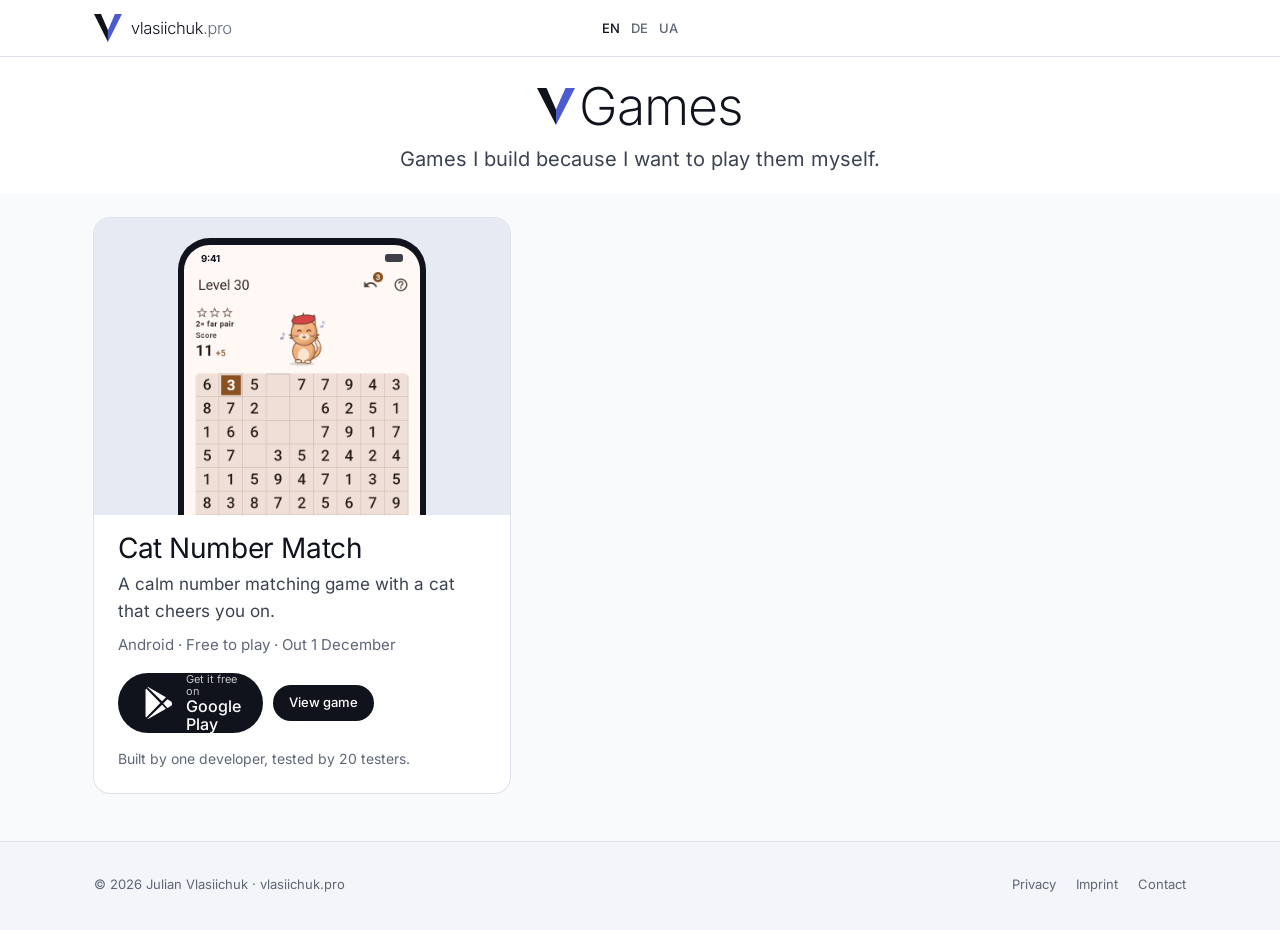
<file: games/index.html>
<!doctype html>
<html lang="en">
<head>
<meta charset="utf-8">
<meta name="viewport" content="width=device-width, initial-scale=1">
<title>vGames · games I build to play myself</title>
<meta name="description" content="vGames: games I build because I want to play them myself, by vlasiichuk.pro. Starting with Cat Number Match.">
<meta name="theme-color" content="#ffffff">
<meta property="og:title" content="vGames">
<meta property="og:description" content="vGames: games I build because I want to play them myself, by vlasiichuk.pro. Starting with Cat Number Match.">
<meta property="og:image" content="https://vgames.vlasiichuk.pro/cat-number-match/img/en/1-board.png">
<meta property="og:locale" content="en_US">
<link rel="icon" href="/cat-number-match/brand/vmark-paper.svg" type="image/svg+xml">
<link rel="canonical" href="https://vgames.vlasiichuk.pro/games/">
<link rel="alternate" hreflang="en" href="https://vgames.vlasiichuk.pro/games/">
<link rel="alternate" hreflang="de" href="https://vgames.vlasiichuk.pro/games/de/">
<link rel="alternate" hreflang="uk" href="https://vgames.vlasiichuk.pro/games/ua/">
<link rel="alternate" hreflang="x-default" href="https://vgames.vlasiichuk.pro/games/">
<link rel="preload" href="/cat-number-match/fonts/inter-latin-wght-normal.woff2" as="font" type="font/woff2" crossorigin>
<link rel="stylesheet" href="/cat-number-match/page.css">
<link rel="stylesheet" href="/hub.css">
<script>
// First visit: open the page in the browser's language (German, Ukrainian),
// anything else stays English. A click on a language link (?l=) is never
// overridden.
(function () {
  if (/[?&]l=/.test(location.search)) return;
  var langs = navigator.languages && navigator.languages.length ? navigator.languages : [navigator.language || ''];
  for (var i = 0; i < langs.length; i++) {
    var c = String(langs[i]).toLowerCase().split('-')[0];
    if (c === 'de') { location.replace('/games/de/'); return; }
    if (c === 'uk') { location.replace('/games/ua/'); return; }
    if (c === 'en') return;
  }
})();
</script>
<!-- GENERATED by tool/hub/build.js. Edit that script and run it; do not edit this file by hand. -->
</head>
<body>
<a class="skip" href="#main">Skip to content</a>

<header class="site-header">
  <div class="wrap">
    <a class="brand" href="https://vlasiichuk.pro/"><img src="/cat-number-match/brand/lockup-paper.svg" alt="vlasiichuk.pro" width="138" height="28"></a>
    <div class="head-right">
      <nav class="lang" aria-label="Language">
        <a href="#" aria-current="page" hreflang="en" lang="en" onclick="return false">EN</a>
        <a href="/games/de/" hreflang="de" lang="de">DE</a>
        <a href="/games/ua/" hreflang="uk" lang="uk">UA</a>
      </nav>
    </div>
  </div>
</header>

<main id="main">
  <section class="hub-hero">
    <div class="wrap">
      <h1 aria-label="vGames"><img class="v" src="/cat-number-match/brand/vmark-paper.svg" alt="" width="72" height="72"><span aria-hidden="true">Games</span></h1>
      <p class="lead">Games I build because I want to play them myself.</p>
    </div>
  </section>

  <section class="section panel" id="games" aria-labelledby="games-title">
    <div class="wrap">
      <h2 id="games-title" class="sr-only">Games</h2>
      <div class="games">

        <article class="game">
          <a class="game-link" href="/cat-number-match/">
            <div class="game-shot">
              <div class="shot"><div class="scr"><span class="sb" aria-hidden="true"><b>9:41</b><i></i></span><img src="/cat-number-match/img/en/1-board.png" alt="Cat Number Match: the number board with the cat above it" width="540" height="1080" loading="lazy"></div></div>
            </div>
            <div class="game-info">
              <h3>Cat Number Match</h3>
              <p>A calm number matching game with a cat that cheers you on.</p>
              <p class="game-meta">Android · Free to play · Out 1 December</p>
            </div>
          </a>
          <div class="game-actions">
            <a class="btn" href="https://play.google.com/store/apps/details?id=pro.vlasiichuk.cat_number_match" target="_blank" rel="noopener"><svg viewBox="0 0 24 24" aria-hidden="true"><path fill="currentColor" d="M4.1 2.3c-.3.3-.4.7-.4 1.2v17c0 .5.1.9.4 1.2l9.4-9.7-9.4-9.7zm10.6 8.5 2.6-2.7L6 1.6c-.4-.2-.8-.3-1.1-.2l9.8 9.4zm0 2.4-9.8 9.4c.3.1.7 0 1.1-.2l11.3-6.5-2.6-2.7zm6.1-2.2-2.5-1.5-2.8 2.9 2.8 2.9 2.5-1.5c.8-.5.8-1.8 0-2.8z"/></svg><span class="two"><small>Get it free on</small>Google Play</span></a>
            <a class="btn btn-ghost btn-sm" href="/cat-number-match/">View game</a>
          </div>
          <p class="game-proof">Built by one developer, tested by 20 testers.</p>
        </article>
      </div>
    </div>
  </section>
</main>

<footer class="site-footer">
  <div class="wrap">
    <div class="foot">
      <span>© 2026 Julian Vlasiichuk · <a href="https://vlasiichuk.pro/">vlasiichuk.pro</a></span>
      <nav aria-label="Legal">
        <a href="/cat-number-match/privacy/">Privacy</a>
        <a href="https://vlasiichuk.pro/imprint">Imprint</a>
        <a href="mailto:catnumbermatch@gmail.com">Contact</a>
      </nav>
    </div>
  </div>
</footer>
</body>
</html>
</file>
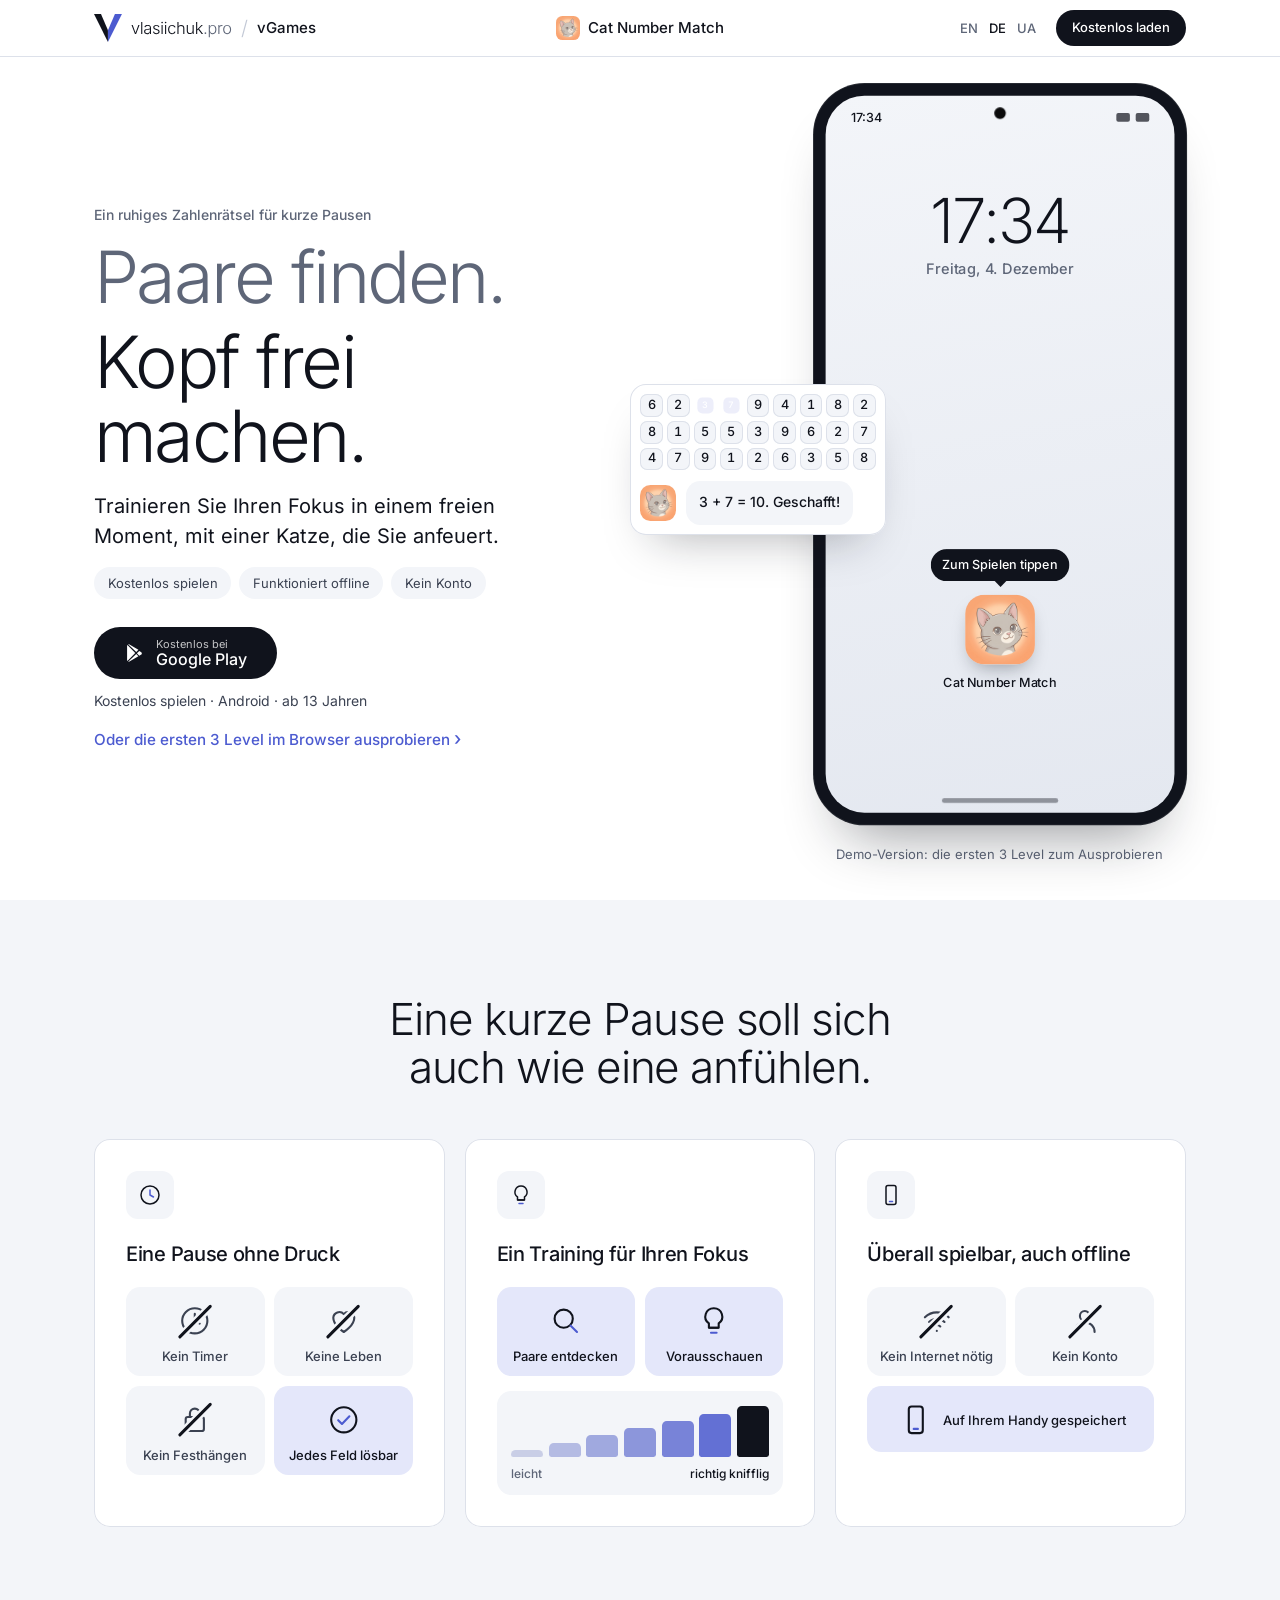
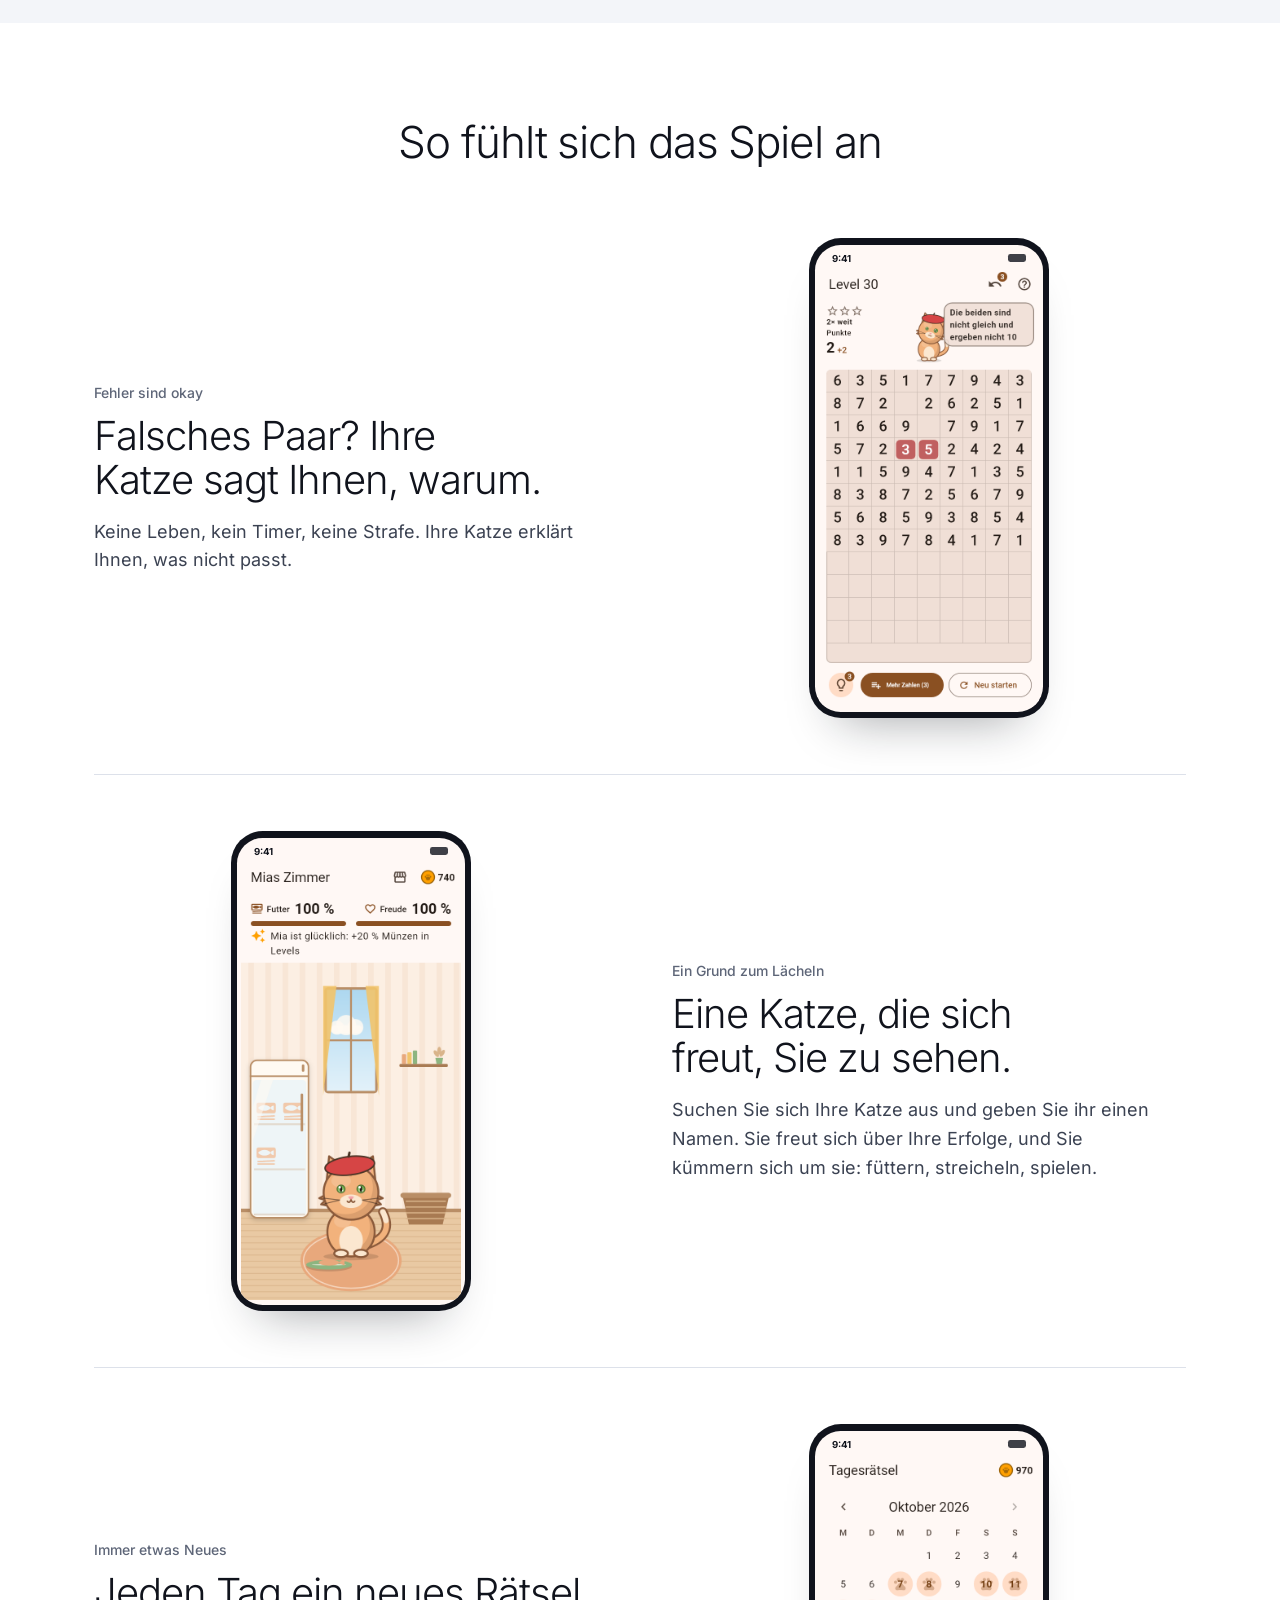
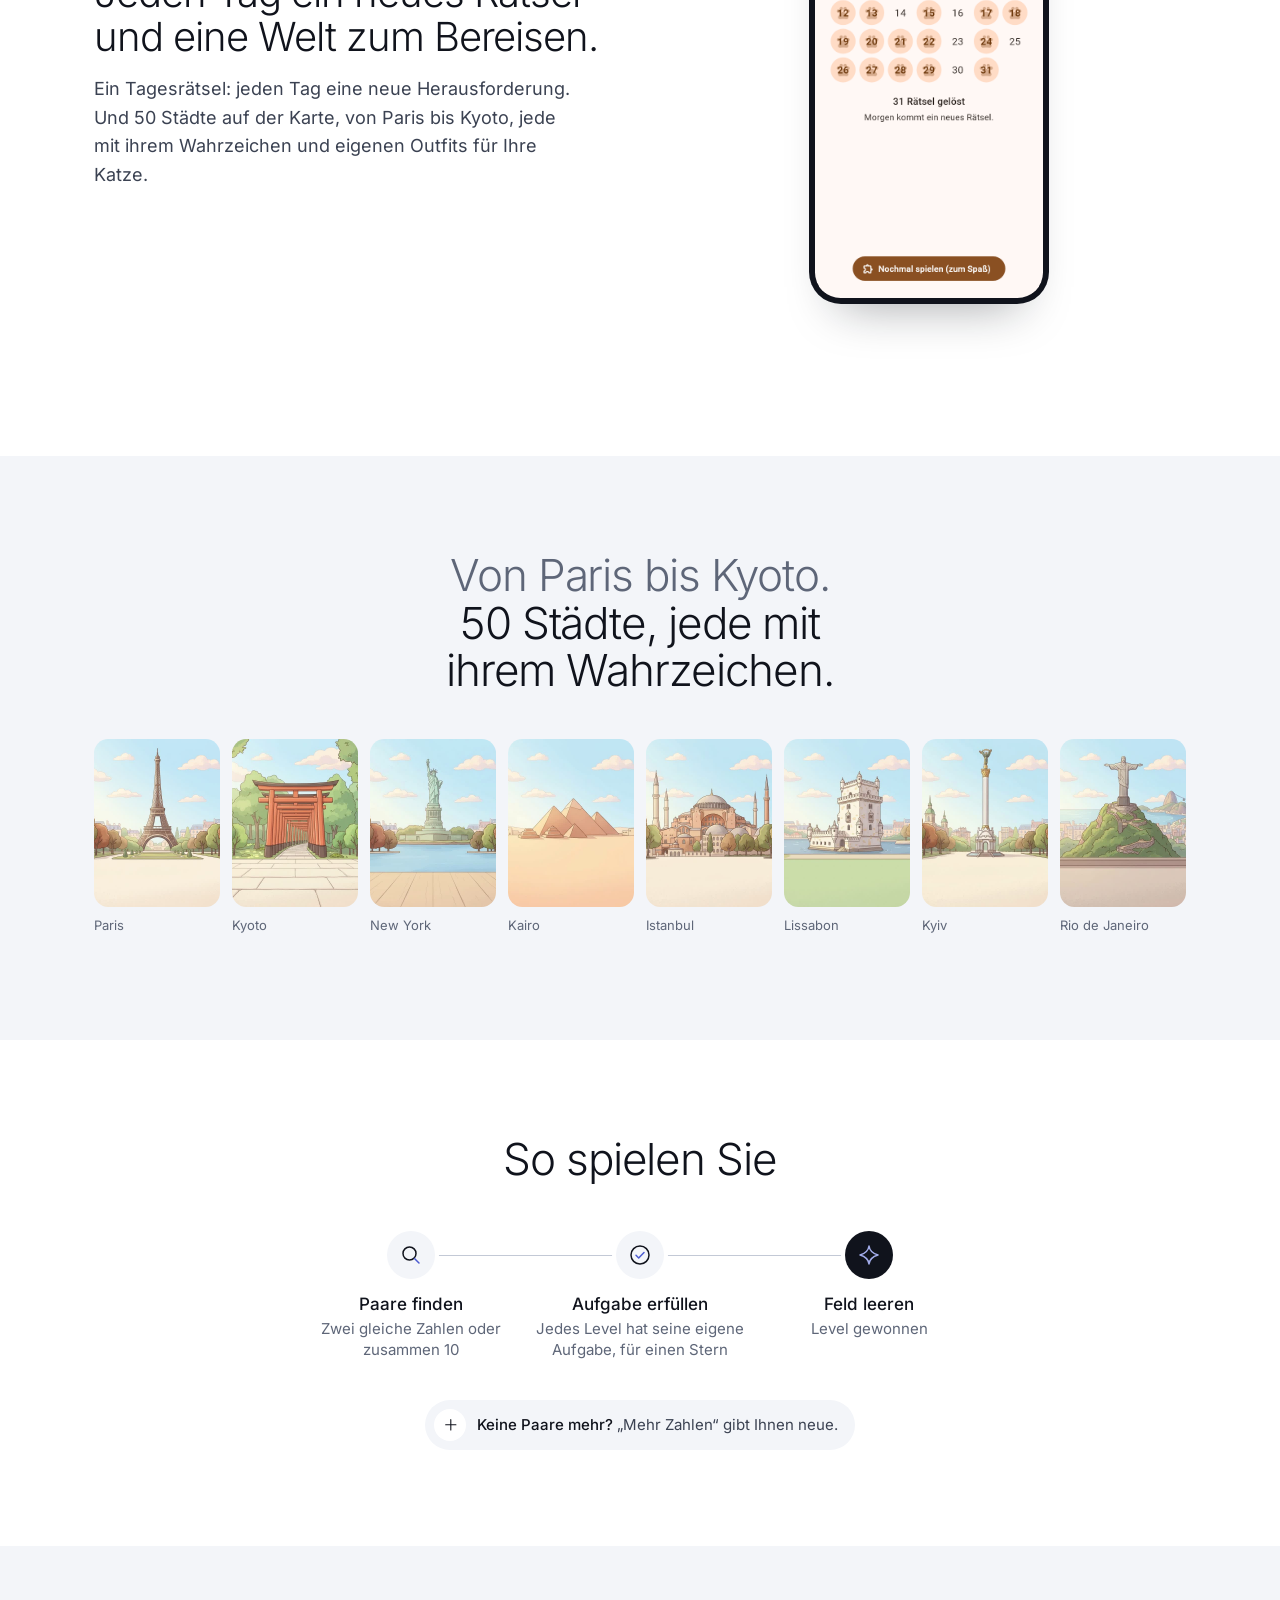
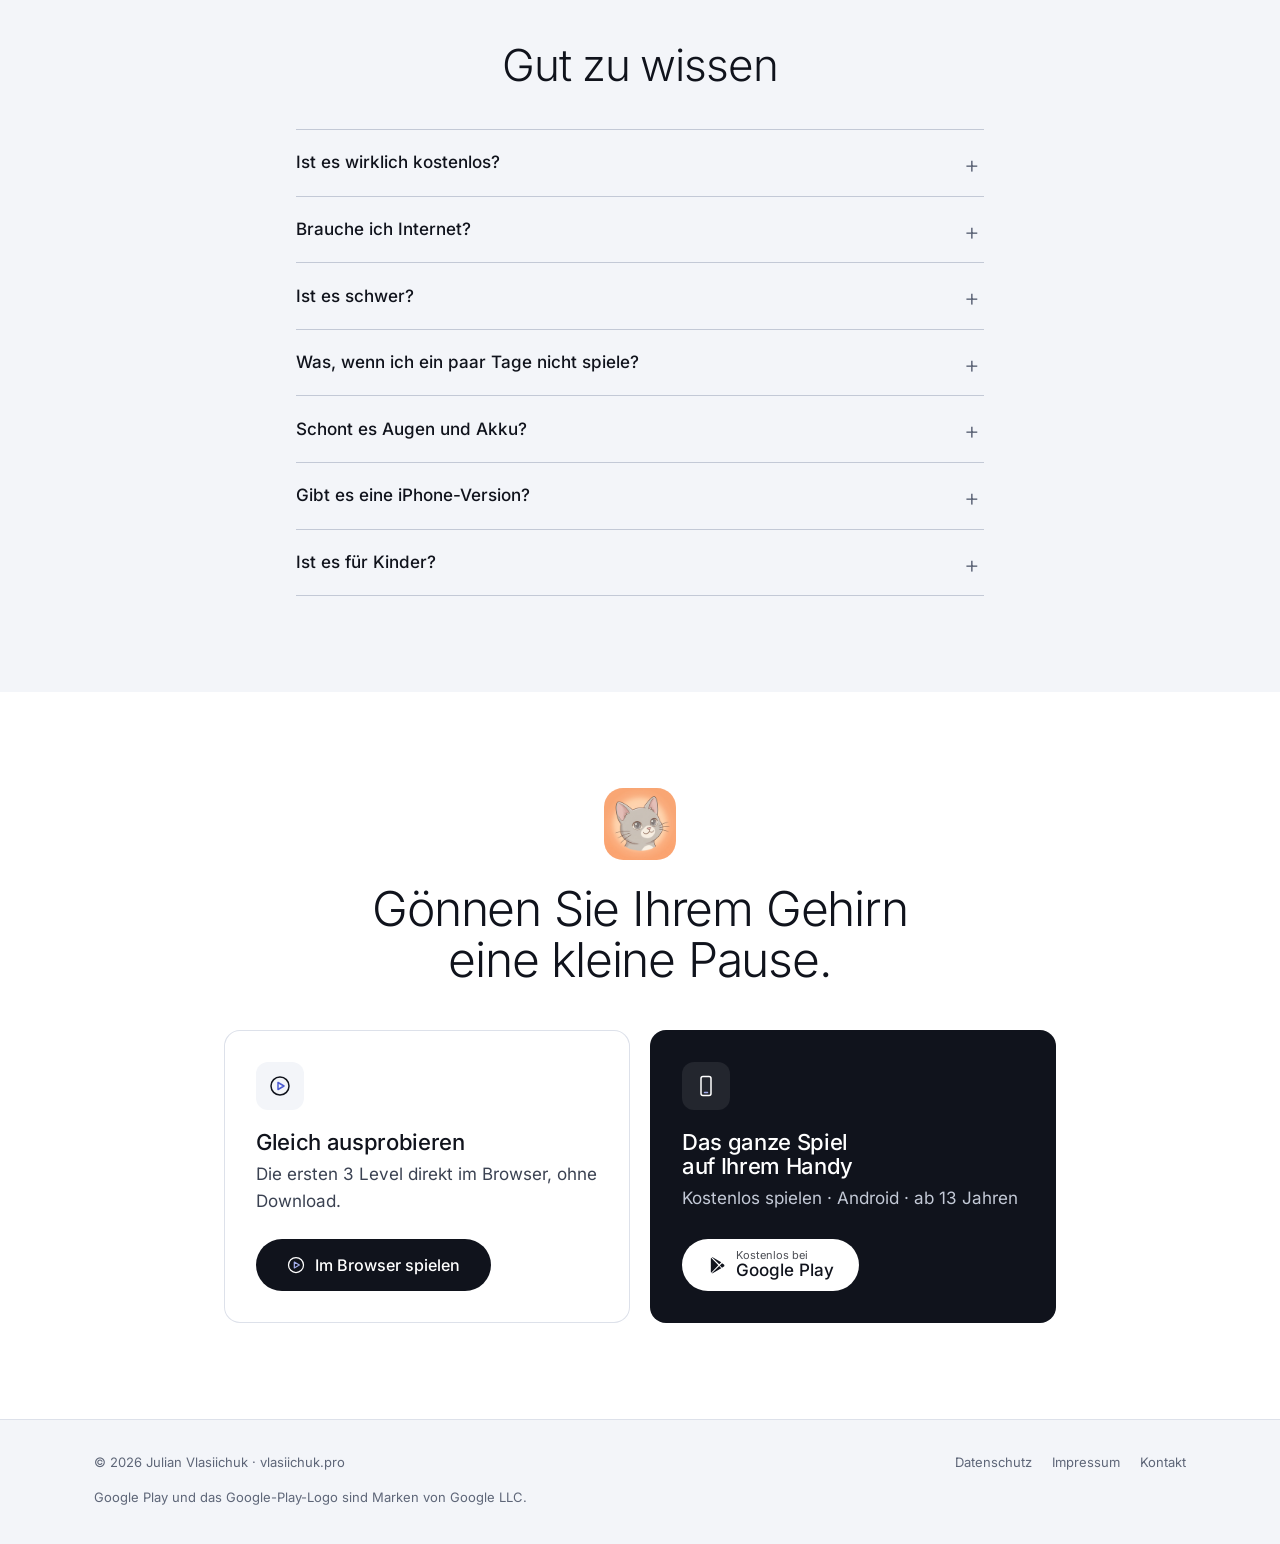
<file: cat-number-match/de/index.html>
<!doctype html>
<html lang="de">
<head>
<meta charset="utf-8">
<meta name="viewport" content="width=device-width, initial-scale=1">
<title>Cat Number Match · ein ruhiges Zahlenspiel für mehr Fokus</title>
<meta name="description" content="Ein ruhiges Zahlenspiel für Android: eine echte Pause, mehr Fokus, und Ihre Katze feuert Sie an. Probieren Sie die ersten 3 Level direkt hier im Browser aus.">
<meta name="theme-color" content="#ffffff">
<meta property="og:title" content="Cat Number Match">
<meta property="og:description" content="Ein ruhiges Zahlenspiel für mehr Fokus, mit einer Katze, die Sie anfeuert. Probieren Sie 3 Level im Browser aus.">
<meta property="og:image" content="https://vgames.vlasiichuk.pro/cat-number-match/img/en/1-board.png">
<meta property="og:locale" content="de_DE">
<link rel="icon" href="../img/app-icon.png">
<link rel="canonical" href="https://vgames.vlasiichuk.pro/cat-number-match/de/">
<link rel="alternate" hreflang="en" href="https://vgames.vlasiichuk.pro/cat-number-match/">
<link rel="alternate" hreflang="de" href="https://vgames.vlasiichuk.pro/cat-number-match/de/">
<link rel="alternate" hreflang="uk" href="https://vgames.vlasiichuk.pro/cat-number-match/ua/">
<link rel="alternate" hreflang="x-default" href="https://vgames.vlasiichuk.pro/cat-number-match/">
<link rel="preload" href="../fonts/inter-latin-wght-normal.woff2" as="font" type="font/woff2" crossorigin>
<link rel="stylesheet" href="../page.css">
<!--
  GENERATED by tool/landing/build.mjs from tool/landing/strings.mjs
  in the cat-number-match repo. Edit those and run
  "node tool/landing/build.mjs"; do not edit this file by hand.
  Only this site's own files load. The demo (about 4.5 MB) loads after a tap
  and speaks this page's language (?lang=).
-->
</head>
<body>
<a class="skip" href="#main">Zum Inhalt springen</a>

<header class="site-header">
  <div class="wrap">
    <div class="head-left">
      <a class="brand" href="https://vlasiichuk.pro/de"><img src="../brand/lockup-paper.svg" alt="vlasiichuk.pro" width="138" height="28"></a>
      <span class="crumb-sep" aria-hidden="true">/</span>
      <a class="hub" href="/games/de/" title="Alle Spiele von vlasiichuk.pro">vGames</a>
    </div>
    <span class="head-game"><img src="../img/app-icon.png" alt="" width="24" height="24">Cat Number Match</span>
    <div class="head-right">
      <nav class="lang" aria-label="Sprache">
        <a href="/cat-number-match/?l=en" hreflang="en" lang="en">EN</a>
        <a href="#" aria-current="page" hreflang="de" lang="de" onclick="return false">DE</a>
        <a href="/cat-number-match/ua/" hreflang="uk" lang="uk">UA</a>
      </nav>
      <a class="btn btn-sm head-cta" href="https://play.google.com/store/apps/details?id=pro.vlasiichuk.cat_number_match" target="_blank" rel="noopener">Kostenlos laden</a>
    </div>
  </div>
</header>

<main id="main">

  <!-- 1. Hero (white): fills the first screen -->
  <section class="hero">
    <div class="wrap hero-grid">
      <div class="hero-copy">
        <p class="eyebrow">Ein ruhiges Zahlenrätsel für kurze Pausen</p>
        <h1><span class="h-soft">Paare finden.</span> <span class="h-ink">Kopf frei machen.</span></h1>
        <p class="lead">Trainieren Sie Ihren Fokus in einem freien Moment, mit einer Katze, die Sie anfeuert.</p>
        <ul class="pills">
          <li>Kostenlos spielen</li>
          <li>Funktioniert offline</li>
          <li>Kein Konto</li>
        </ul>
        <div class="cta">
          <a class="btn-primary btn-store" href="https://play.google.com/store/apps/details?id=pro.vlasiichuk.cat_number_match" target="_blank" rel="noopener"><svg viewBox="0 0 24 24" aria-hidden="true"><path fill="currentColor" d="M4.1 2.3c-.3.3-.4.7-.4 1.2v17c0 .5.1.9.4 1.2l9.4-9.7-9.4-9.7zm10.6 8.5 2.6-2.7L6 1.6c-.4-.2-.8-.3-1.1-.2l9.8 9.4zm0 2.4-9.8 9.4c.3.1.7 0 1.1-.2l11.3-6.5-2.6-2.7zm6.1-2.2-2.5-1.5-2.8 2.9 2.8 2.9 2.5-1.5c.8-.5.8-1.8 0-2.8z"/></svg><span class="two"><small>Kostenlos bei</small>Google Play</span></a>
          <p class="micro">Kostenlos spielen · Android · ab 13 Jahren</p>
          <p class="store-line"><a class="link-arrow" id="play-btn" href="/cat-number-match/play/?lang=de">Oder die ersten 3 Level im Browser ausprobieren <span aria-hidden="true">›</span></a></p>
        </div>
      </div>

      <div class="hero-visual">
        <div class="phone-col" id="phone-col" aria-label="Spielen Sie das Spiel in diesem Handy">
          <div class="pp-scale">
            <div class="pp">
              <div class="pp-screen" id="screen">
                <span class="pp-camera" aria-hidden="true"></span>
                <div class="pp-home">
                  <div class="pp-status" aria-hidden="true"><span id="sb-time">9:41</span><span class="pp-icons"><i></i><i></i></span></div>
                  <div class="pp-clock" id="clock" aria-hidden="true">9:41</div>
                  <div class="pp-date" id="date" aria-hidden="true"></div>
                  <button class="pp-app" type="button" id="app-icon" aria-label="Cat Number Match öffnen, Demo-Version">
                    <span class="pp-hint" aria-hidden="true">Zum Spielen tippen</span>
                    <img src="../img/app-icon.png" alt="" width="72" height="72">
                    <span>Cat Number Match</span>
                  </button>
                  <span class="pp-gesture" aria-hidden="true"></span>
                </div>
                <div class="pp-window" id="app-window"></div>
              </div>
            </div>
          </div>
          <div class="pp-bar">
            <span id="phone-note">Demo-Version: die ersten 3 Level zum Ausprobieren</span>
            <button class="pp-close" type="button" id="close-game" hidden>Spiel schließen</button>
          </div>
        </div>

        <figure class="mb" id="board" aria-label="So funktioniert das Spiel: Tippen Sie zwei Zahlen an, die gleich sind oder zusammen 10 ergeben, und sie verschwinden.">
          <div class="mb-grid" id="board-grid" aria-hidden="true"></div>
          <figcaption class="mb-cap" aria-hidden="true">
            <img src="../img/app-icon.png" alt="" width="40" height="40">
            <span class="mb-say" id="board-say"></span>
          </figcaption>
          <p class="sr-only">Tippen Sie zwei Zahlen an, die gleich sind oder zusammen 10 ergeben, dann verschwinden sie. Räumen Sie das ganze Feld leer, um das Level zu gewinnen.</p>
        </figure>
      </div>
    </div>
  </section>

  <!-- HIDDEN until the real demo video exists: put its YouTube id into
       data-youtube-id and remove "hidden". -->
  <section class="section" hidden aria-labelledby="video-title">
    <div class="wrap narrow">
      <h2 id="video-title">30 Sekunden Spielspaß</h2>
      <div class="video" id="video" data-youtube-id="M7lc1UVf-VE">
        <button type="button" aria-label="Demo-Video abspielen (lädt YouTube)">
          <img src="../img/video-poster.png" alt="Cat Number Match: Paare finden, die Katze glücklich machen" width="1024" height="500" loading="lazy">
          <span class="play" aria-hidden="true"><svg viewBox="0 0 24 24"><path d="M8 5.5v13a1 1 0 0 0 1.5.86l10.4-6.5a1 1 0 0 0 0-1.72L9.5 4.64A1 1 0 0 0 8 5.5z"/></svg></span>
        </button>
      </div>
      <p class="fine video-note">Das Video läuft über YouTube, sobald Sie es anklicken. <a href="/cat-number-match/privacy/de/">Datenschutz</a></p>
    </div>
  </section>

  <!-- 2. Three cards (grey) -->
  <section class="section panel" aria-labelledby="cards-title">
    <div class="wrap">
      <h2 id="cards-title" class="center">Eine kurze Pause soll sich auch wie eine anfühlen.</h2>
      <ul class="cards">
        <li class="card">
          <span class="tile"><svg class="ic" xmlns="http://www.w3.org/2000/svg" viewBox="0 0 24 24" fill="none" stroke="currentColor" stroke-width="1.5" stroke-linecap="round" stroke-linejoin="round" aria-hidden="true" focusable="false"><path d="M21 12a9 9 0 1 1-18 0a9 9 0 0 1 18 0"/><path d="M12 7v5l3.5 2" style="stroke:var(--icon-accent, currentColor)"/></svg></span>
          <h3>Eine Pause ohne Druck</h3>
          <div class="card-visual">
            <ul class="chips" aria-hidden="true"><li class="chip no"><span class="chip-ic"><svg class="ic" xmlns="http://www.w3.org/2000/svg" viewBox="0 0 24 24" fill="none" stroke="currentColor" stroke-width="1.5" stroke-linecap="round" stroke-linejoin="round" aria-hidden="true" focusable="false"><path d="M21 12a9 9 0 1 1-18 0a9 9 0 0 1 18 0"/><path d="M12 7v5l3.5 2" style="stroke:var(--icon-accent, currentColor)"/></svg></span><span>Kein Timer</span></li><li class="chip no"><span class="chip-ic"><svg class="ic" xmlns="http://www.w3.org/2000/svg" viewBox="0 0 24 24" fill="none" stroke="currentColor" stroke-width="1.5" stroke-linecap="round" stroke-linejoin="round" aria-hidden="true" focusable="false"><path d="M12 20s-7.5-4.6-7.5-10.2A4.3 4.3 0 0 1 12 7.2a4.3 4.3 0 0 1 7.5 2.6C19.5 15.4 12 20 12 20z" style="stroke:var(--icon-accent, currentColor)"/></svg></span><span>Keine Leben</span></li><li class="chip no"><span class="chip-ic"><svg class="ic" xmlns="http://www.w3.org/2000/svg" viewBox="0 0 24 24" fill="none" stroke="currentColor" stroke-width="1.5" stroke-linecap="round" stroke-linejoin="round" aria-hidden="true" focusable="false"><path d="M5.5 11.5a1.5 1.5 0 0 1 1.5-1.5h10a1.5 1.5 0 0 1 1.5 1.5v7a1.5 1.5 0 0 1-1.5 1.5H7a1.5 1.5 0 0 1-1.5-1.5z"/><path d="M8.5 10V7.5a3.5 3.5 0 0 1 7 0V10" style="stroke:var(--icon-accent, currentColor)"/></svg></span><span>Kein Festhängen</span></li><li class="chip"><span class="chip-ic"><svg class="ic" xmlns="http://www.w3.org/2000/svg" viewBox="0 0 24 24" fill="none" stroke="currentColor" stroke-width="1.5" stroke-linecap="round" stroke-linejoin="round" aria-hidden="true" focusable="false"><path d="M21 12a9 9 0 1 1-18 0a9 9 0 0 1 18 0"/><path d="M8 12.3l2.7 2.7L16 9.5" style="stroke:var(--icon-accent, currentColor)"/></svg></span><span>Jedes Feld lösbar</span></li></ul>
          </div>
          <p class="sr-only">Kein Timer, keine Leben, kein Festhängen. Nehmen Sie sich so viel Zeit, wie Sie wollen: Jedes Feld ist nachweislich lösbar, und „Mehr Zahlen“ gibt Ihnen neue Paare, wenn sie Ihnen ausgehen.</p>
        </li>
        <li class="card">
          <span class="tile"><svg class="ic" xmlns="http://www.w3.org/2000/svg" viewBox="0 0 24 24" fill="none" stroke="currentColor" stroke-width="1.5" stroke-linecap="round" stroke-linejoin="round" aria-hidden="true" focusable="false"><path d="M12 3a6 6 0 0 0-3.5 10.9V17h7v-3.1A6 6 0 0 0 12 3z"/><path d="M9 17h6"/><path d="M10 20.5h4" style="stroke:var(--icon-accent, currentColor)"/></svg></span>
          <h3>Ein Training für Ihren Fokus</h3>
          <div class="card-visual">
            <ul class="chips" aria-hidden="true"><li class="chip"><span class="chip-ic"><svg class="ic" xmlns="http://www.w3.org/2000/svg" viewBox="0 0 24 24" fill="none" stroke="currentColor" stroke-width="1.5" stroke-linecap="round" stroke-linejoin="round" aria-hidden="true" focusable="false"><path d="M17 10.5a6.5 6.5 0 1 1-13 0a6.5 6.5 0 0 1 13 0"/><path d="M15.5 15.5L20 20" style="stroke:var(--icon-accent, currentColor)"/></svg></span><span>Paare entdecken</span></li><li class="chip"><span class="chip-ic"><svg class="ic" xmlns="http://www.w3.org/2000/svg" viewBox="0 0 24 24" fill="none" stroke="currentColor" stroke-width="1.5" stroke-linecap="round" stroke-linejoin="round" aria-hidden="true" focusable="false"><path d="M12 3a6 6 0 0 0-3.5 10.9V17h7v-3.1A6 6 0 0 0 12 3z"/><path d="M9 17h6"/><path d="M10 20.5h4" style="stroke:var(--icon-accent, currentColor)"/></svg></span><span>Vorausschauen</span></li></ul>
          <div class="ramp" aria-hidden="true">
            <div class="ramp-bars"><i style="--n:1"></i><i style="--n:2"></i><i style="--n:3"></i><i style="--n:4"></i><i style="--n:5"></i><i style="--n:6"></i><i style="--n:7"></i></div>
            <div class="ramp-labels"><span>leicht</span><span>richtig knifflig</span></div>
          </div>
          </div>
          <p class="sr-only">Paare entdecken, vorausschauen, bei einer Sache bleiben: eine sanfte Übung für Ihre Aufmerksamkeit. Eine kurze Pause reicht, und die Level werden von leicht bis richtig knifflig.</p>
        </li>
        <li class="card">
          <span class="tile"><svg class="ic" xmlns="http://www.w3.org/2000/svg" viewBox="0 0 24 24" fill="none" stroke="currentColor" stroke-width="1.5" stroke-linecap="round" stroke-linejoin="round" aria-hidden="true" focusable="false"><path d="M7 4.5a2 2 0 0 1 2-2h6a2 2 0 0 1 2 2v15a2 2 0 0 1-2 2H9a2 2 0 0 1-2-2z"/><path d="M10.5 18.5h3" style="stroke:var(--icon-accent, currentColor)"/></svg></span>
          <h3>Überall spielbar, auch offline</h3>
          <div class="card-visual">
            <ul class="chips" aria-hidden="true"><li class="chip no"><span class="chip-ic"><svg class="ic" xmlns="http://www.w3.org/2000/svg" viewBox="0 0 24 24" fill="none" stroke="currentColor" stroke-width="1.5" stroke-linecap="round" stroke-linejoin="round" aria-hidden="true" focusable="false"><path d="M3.5 9.5a12 12 0 0 1 17 0"/><path d="M6.5 12.8a7.7 7.7 0 0 1 11 0"/><path d="M9.5 16a3.5 3.5 0 0 1 5 0" style="stroke:var(--icon-accent, currentColor)"/><path d="M12 19.2h.01"/></svg></span><span>Kein Internet nötig</span></li><li class="chip no"><span class="chip-ic"><svg class="ic" xmlns="http://www.w3.org/2000/svg" viewBox="0 0 24 24" fill="none" stroke="currentColor" stroke-width="1.5" stroke-linecap="round" stroke-linejoin="round" aria-hidden="true" focusable="false"><path d="M5 20a7 7 0 0 1 14 0"/><path d="M15.5 8.5a3.5 3.5 0 1 1-7 0a3.5 3.5 0 0 1 7 0" style="stroke:var(--icon-accent, currentColor)"/></svg></span><span>Kein Konto</span></li><li class="chip"><span class="chip-ic"><svg class="ic" xmlns="http://www.w3.org/2000/svg" viewBox="0 0 24 24" fill="none" stroke="currentColor" stroke-width="1.5" stroke-linecap="round" stroke-linejoin="round" aria-hidden="true" focusable="false"><path d="M7 4.5a2 2 0 0 1 2-2h6a2 2 0 0 1 2 2v15a2 2 0 0 1-2 2H9a2 2 0 0 1-2-2z"/><path d="M10.5 18.5h3" style="stroke:var(--icon-accent, currentColor)"/></svg></span><span>Auf Ihrem Handy gespeichert</span></li></ul>
          </div>
          <p class="sr-only">Das Spiel läuft komplett offline, braucht kein Konto, und Ihr Fortschritt wird auf Ihrem Handy gespeichert.</p>
        </li>
      </ul>
    </div>
  </section>

  <!-- 3. Three moments from the game, with its own lines (white) -->
  <section class="section" aria-labelledby="moments-title">
    <div class="wrap">
      <h2 id="moments-title" class="center">So fühlt sich das Spiel an</h2>
      <ul class="features">
        <li class="feature">
          <div class="copy">
            <p class="eyebrow">Fehler sind okay</p>
            <h3>Falsches Paar? Ihre Katze sagt Ihnen, warum.</h3>
            <p class="text">Keine Leben, kein Timer, keine Strafe. Ihre Katze erklärt Ihnen, was nicht passt.</p>
          </div>
          <div class="shot"><div class="scr"><span class="sb" aria-hidden="true"><b>9:41</b><i></i></span><img src="../img/de/2-refused.png" alt="Die Katze erklärt in einer Sprechblase, warum zwei Zahlen kein Paar sind" width="540" height="1080" loading="lazy"></div></div>
        </li>
        <li class="feature flip">
          <div class="copy">
            <p class="eyebrow">Ein Grund zum Lächeln</p>
            <h3>Eine Katze, die sich freut, Sie zu sehen.</h3>
            <p class="text">Suchen Sie sich Ihre Katze aus und geben Sie ihr einen Namen. Sie freut sich über Ihre Erfolge, und Sie kümmern sich um sie: füttern, streicheln, spielen.</p>
          </div>
          <div class="shot"><div class="scr"><span class="sb" aria-hidden="true"><b>9:41</b><i></i></span><img src="../img/de/5-room.png" alt="Das Zimmer der Katze mit Futter- und Glücksbalken" width="540" height="1080" loading="lazy"></div></div>
        </li>
        <li class="feature">
          <div class="copy">
            <p class="eyebrow">Immer etwas Neues</p>
            <h3>Jeden Tag ein neues Rätsel und eine Welt zum Bereisen.</h3>
            <p class="text">Ein Tagesrätsel: jeden Tag eine neue Herausforderung. Und 50 Städte auf der Karte, von Paris bis Kyoto, jede mit ihrem Wahrzeichen und eigenen Outfits für Ihre Katze.</p>
          </div>
          <div class="shot"><div class="scr"><span class="sb" aria-hidden="true"><b>9:41</b><i></i></span><img src="../img/de/7-daily.png" alt="Der Kalender der Tagesrätsel mit einer Pfote an jedem gelösten Tag" width="540" height="1080" loading="lazy"></div></div>
        </li>
      </ul>
    </div>
  </section>

  <!-- 4. Cities (grey) -->
  <section class="section panel" aria-labelledby="cities-title">
    <div class="wrap">
      <h2 id="cities-title" class="center"><span class="h-soft">Von Paris bis Kyoto.</span> <span class="h-ink">50 Städte, jede mit ihrem Wahrzeichen.</span></h2>
      <div class="cities" aria-label="Einige der 50 Städte">
        <figure><img src="../img/cities/city_paris.jpg" alt="Paris mit dem Eiffelturm" width="300" height="400" loading="lazy"><figcaption>Paris</figcaption></figure>
        <figure><img src="../img/cities/city_kyoto.jpg" alt="Kyoto" width="300" height="400" loading="lazy"><figcaption>Kyoto</figcaption></figure>
        <figure><img src="../img/cities/city_new_york.jpg" alt="New York" width="300" height="400" loading="lazy"><figcaption>New York</figcaption></figure>
        <figure><img src="../img/cities/city_cairo.jpg" alt="Kairo" width="300" height="400" loading="lazy"><figcaption>Kairo</figcaption></figure>
        <figure><img src="../img/cities/city_istanbul.jpg" alt="Istanbul" width="300" height="400" loading="lazy"><figcaption>Istanbul</figcaption></figure>
        <figure><img src="../img/cities/city_lisbon.jpg" alt="Lissabon" width="300" height="400" loading="lazy"><figcaption>Lissabon</figcaption></figure>
        <figure><img src="../img/cities/city_kyiv.jpg" alt="Kyiv" width="300" height="400" loading="lazy"><figcaption>Kyiv</figcaption></figure>
        <figure><img src="../img/cities/city_rio_de_janeiro.jpg" alt="Rio de Janeiro" width="300" height="400" loading="lazy"><figcaption>Rio de Janeiro</figcaption></figure>
      </div>
    </div>
  </section>

  <!-- 5. How to play, as a roadmap (white) -->
  <section class="section" aria-labelledby="steps-title">
    <div class="wrap">
      <h2 id="steps-title" class="center">So spielen Sie</h2>
      <ol class="roadmap" style="--steps:3">
        <li>
          <span class="dot"><svg class="ic" xmlns="http://www.w3.org/2000/svg" viewBox="0 0 24 24" fill="none" stroke="currentColor" stroke-width="1.5" stroke-linecap="round" stroke-linejoin="round" aria-hidden="true" focusable="false"><path d="M17 10.5a6.5 6.5 0 1 1-13 0a6.5 6.5 0 0 1 13 0"/><path d="M15.5 15.5L20 20" style="stroke:var(--icon-accent, currentColor)"/></svg></span>
          <div><p class="step-h">Paare finden</p><p class="step-p">Zwei gleiche Zahlen oder zusammen 10</p></div>
        </li>
        <li>
          <span class="dot"><svg class="ic" xmlns="http://www.w3.org/2000/svg" viewBox="0 0 24 24" fill="none" stroke="currentColor" stroke-width="1.5" stroke-linecap="round" stroke-linejoin="round" aria-hidden="true" focusable="false"><path d="M21 12a9 9 0 1 1-18 0a9 9 0 0 1 18 0"/><path d="M8 12.3l2.7 2.7L16 9.5" style="stroke:var(--icon-accent, currentColor)"/></svg></span>
          <div><p class="step-h">Aufgabe erfüllen</p><p class="step-p">Jedes Level hat seine eigene Aufgabe, für einen Stern</p></div>
        </li>
        <li class="last">
          <span class="dot"><svg class="ic" xmlns="http://www.w3.org/2000/svg" viewBox="0 0 24 24" fill="none" stroke="currentColor" stroke-width="1.5" stroke-linecap="round" stroke-linejoin="round" aria-hidden="true" focusable="false"><path d="M12 3c.6 4.7 3.3 7.4 9 9-5.7 1.6-8.4 4.3-9 9-.6-4.7-3.3-7.4-9-9 5.7-1.6 8.4-4.3 9-9z" style="stroke:var(--icon-accent, currentColor)"/></svg></span>
          <div><p class="step-h">Feld leeren</p><p class="step-p">Level gewonnen</p></div>
        </li>
      </ol>
      <p class="side-note"><span class="side-ic"><svg class="ic" xmlns="http://www.w3.org/2000/svg" viewBox="0 0 24 24" fill="none" stroke="currentColor" stroke-width="1.5" stroke-linecap="round" stroke-linejoin="round" aria-hidden="true" focusable="false"><path d="M12 5v14"/><path d="M5 12h14"/></svg></span><span><b>Keine Paare mehr?</b> „Mehr Zahlen“ gibt Ihnen neue.</span></p>
    </div>
  </section>

  <!-- 6. FAQ (grey) -->
  <section class="section panel" id="faq" aria-labelledby="faq-title">
    <div class="wrap narrow">
      <h2 id="faq-title">Gut zu wissen</h2>
      <div class="faq">
        <details>
          <summary>Ist es wirklich kostenlos?</summary>
          <p>Ja. Jedes Level, das Tagesrätsel und die Katze sind kostenlos.</p>
        </details>
        <details>
          <summary>Brauche ich Internet?</summary>
          <p>Nein. Das Spiel läuft komplett offline, braucht kein Konto, und Ihr Fortschritt wird auf Ihrem Handy gespeichert.</p>
        </details>
        <details>
          <summary>Ist es schwer?</summary>
          <p>Es beginnt sanft und wird Level für Level schwerer, bis zu einer echten Herausforderung. Jedes Feld ist lösbar, und Tipps, „Zurücknehmen“ und „Mehr Zahlen“ helfen Ihnen, wenn Sie sie brauchen.</p>
        </details>
        <details>
          <summary>Was, wenn ich ein paar Tage nicht spiele?</summary>
          <p>Nichts Schlimmes passiert. Das Spiel wartet auf Sie. Ihre Katze wird vielleicht etwas hungrig, und ein kostenloser Snack klappt immer. Ein Serienschutz kann Ihre Serie für einen verpassten Tag retten.</p>
        </details>
        <details>
          <summary>Schont es Augen und Akku?</summary>
          <p>Es gibt einen Dunkelmodus für den Abend, und solange Sie nachdenken, bewegt sich auf dem Bildschirm nichts, das schont den Akku.</p>
        </details>
        <details>
          <summary>Gibt es eine iPhone-Version?</summary>
          <p>Noch nicht. Cat Number Match erscheint zuerst für Android.</p>
        </details>
        <details>
          <summary>Ist es für Kinder?</summary>
          <p>Das Spiel ist für Spieler ab 13 Jahren ausgelegt.</p>
        </details>
      </div>
    </div>
  </section>

  <!-- 7. Closing: a light and a dark card (white, above the grey footer) -->
  <section class="section final" aria-labelledby="final-title">
    <div class="wrap">
      <img class="icon" src="../img/app-icon.png" alt="" width="88" height="88">
      <h2 id="final-title">Gönnen Sie Ihrem Gehirn eine kleine Pause.</h2>
      <div class="duo">
        <div class="duo-card">
          <span class="tile"><svg class="ic" xmlns="http://www.w3.org/2000/svg" viewBox="0 0 24 24" fill="none" stroke="currentColor" stroke-width="1.5" stroke-linecap="round" stroke-linejoin="round" aria-hidden="true" focusable="false"><path d="M21 12a9 9 0 1 1-18 0a9 9 0 0 1 18 0"/><path d="M10 8.5v7l6-3.5z" style="stroke:var(--icon-accent, currentColor)"/></svg></span>
          <h3>Gleich ausprobieren</h3>
          <p>Die ersten 3 Level direkt im Browser, ohne Download.</p>
          <a class="btn-primary" href="/cat-number-match/play/?lang=de" data-demo><svg class="ic" xmlns="http://www.w3.org/2000/svg" viewBox="0 0 24 24" fill="none" stroke="currentColor" stroke-width="1.5" stroke-linecap="round" stroke-linejoin="round" aria-hidden="true" focusable="false"><path d="M21 12a9 9 0 1 1-18 0a9 9 0 0 1 18 0"/><path d="M10 8.5v7l6-3.5z" style="stroke:var(--icon-accent, currentColor)"/></svg>Im Browser spielen</a>
        </div>
        <div class="duo-card dark">
          <span class="tile"><svg class="ic" xmlns="http://www.w3.org/2000/svg" viewBox="0 0 24 24" fill="none" stroke="currentColor" stroke-width="1.5" stroke-linecap="round" stroke-linejoin="round" aria-hidden="true" focusable="false"><path d="M7 4.5a2 2 0 0 1 2-2h6a2 2 0 0 1 2 2v15a2 2 0 0 1-2 2H9a2 2 0 0 1-2-2z"/><path d="M10.5 18.5h3" style="stroke:var(--icon-accent, currentColor)"/></svg></span>
          <h3>Das ganze Spiel auf Ihrem Handy</h3>
          <p>Kostenlos spielen · Android · ab 13 Jahren</p>
          <a class="btn-light" href="https://play.google.com/store/apps/details?id=pro.vlasiichuk.cat_number_match" target="_blank" rel="noopener"><svg viewBox="0 0 24 24" aria-hidden="true"><path fill="currentColor" d="M4.1 2.3c-.3.3-.4.7-.4 1.2v17c0 .5.1.9.4 1.2l9.4-9.7-9.4-9.7zm10.6 8.5 2.6-2.7L6 1.6c-.4-.2-.8-.3-1.1-.2l9.8 9.4zm0 2.4-9.8 9.4c.3.1.7 0 1.1-.2l11.3-6.5-2.6-2.7zm6.1-2.2-2.5-1.5-2.8 2.9 2.8 2.9 2.5-1.5c.8-.5.8-1.8 0-2.8z"/></svg><span class="two"><small>Kostenlos bei</small>Google Play</span></a>
        </div>
      </div>
    </div>
  </section>

</main>

<footer class="site-footer">
  <div class="wrap">
    <div class="foot">
      <span>© 2026 Julian Vlasiichuk · <a href="https://vlasiichuk.pro/de">vlasiichuk.pro</a></span>
      <nav aria-label="Rechtliches">
        <a href="/cat-number-match/privacy/de/">Datenschutz</a>
        <a href="https://vlasiichuk.pro/de/imprint">Impressum</a>
        <a href="mailto:catnumbermatch@gmail.com">Kontakt</a>
      </nav>
    </div>
    <p class="foot-small">Google Play und das Google-Play-Logo sind Marken von Google LLC.</p>
  </div>
</footer>

<!-- Back to top: appears once the first screen is left. -->
<button type="button" class="to-top" id="to-top" aria-label="Nach oben" title="Nach oben"><svg class="ic" xmlns="http://www.w3.org/2000/svg" viewBox="0 0 24 24" fill="none" stroke="currentColor" stroke-width="1.5" stroke-linecap="round" stroke-linejoin="round" aria-hidden="true" focusable="false"><path d="M4 12h15.5"/><path d="M13.5 6l6 6-6 6" style="stroke:var(--icon-accent, currentColor)"/></svg></button>

<script>
// The board: a tiny copy of the game that plays three pairs by itself, so the
// page is clear before a word is read. Three rounds, then it rests (no loop
// while the visitor reads); still with reduced motion.
(function () {
  var T = {"intro":"Tippen Sie zwei Zahlen an, die zusammen 10 ergeben oder gleich sind.","one":"3 + 7 = 10. Geschafft!","two":"Zweimal dieselbe Zahl. Geschafft!","three":"4 + 6 = 10, sogar über die Ecke.","end":"Jetzt Sie!","still":"3 + 7 = 10"};
  var DIGITS = [
    [6, 2, 3, 7, 9, 4, 1, 8, 2],
    [8, 1, 5, 5, 3, 9, 6, 2, 7],
    [4, 7, 9, 1, 2, 6, 3, 5, 8]
  ];
  var STEPS = [
    { a: [0, 2], b: [0, 3], say: T.one },
    { a: [1, 2], b: [1, 3], say: T.two },
    { a: [0, 5], b: [1, 6], say: T.three }
  ];
  var ROUNDS = 3;
  var grid = document.getElementById('board-grid');
  var say = document.getElementById('board-say');
  if (!grid) return;
  var tiles = {};
  DIGITS.forEach(function (row, r) {
    row.forEach(function (d, c) {
      var t = document.createElement('span');
      t.className = 'mb-tile';
      t.textContent = d;
      grid.appendChild(t);
      tiles[r + ',' + c] = t;
    });
  });
  function tile(p) { return tiles[p[0] + ',' + p[1]]; }
  if (window.matchMedia('(prefers-reduced-motion: reduce)').matches) {
    tile(STEPS[0].a).classList.add('pick'); tile(STEPS[0].b).classList.add('pick');
    say.textContent = T.still;
    return;
  }
  say.textContent = T.intro;
  var round = 0, started = false;
  function wait(ms, fn) { setTimeout(fn, ms); }
  function reset() { Object.keys(tiles).forEach(function (k) { tiles[k].className = 'mb-tile'; }); }
  function play(i) {
    if (i === STEPS.length) {
      round++;
      if (round >= ROUNDS) { say.textContent = T.end; return; }
      wait(1800, function () { reset(); wait(500, function () { play(0); }); });
      return;
    }
    var st = STEPS[i], a = tile(st.a), b = tile(st.b);
    if (i === 0 && round === 0) say.textContent = T.intro;
    wait(900, function () {
      a.classList.add('pick');
      wait(550, function () {
        b.classList.add('pick');
        wait(550, function () {
          say.textContent = st.say;
          a.classList.add('gone'); b.classList.add('gone');
          wait(1500, function () { play(i + 1); });
        });
      });
    });
  }
  function start() { if (started) return; started = true; play(0); }
  if ('IntersectionObserver' in window) {
    new IntersectionObserver(function (e) { if (e[0].isIntersecting) start(); }, { threshold: 0.4 })
      .observe(document.getElementById('board'));
  } else { start(); }
})();
</script>
<script>
(function () {
  var GAME = '/cat-number-match/play/';
  var LANG = 'de';
  var LOCALE = 'de-DE';
  var col = document.getElementById('phone-col');
  var wide = window.matchMedia('(min-width: 900px)');

  // The phone's clock shows the visitor's own time.
  function tick() {
    var now = new Date();
    var t = now.toLocaleTimeString(LOCALE, { hour: 'numeric', minute: '2-digit' }).replace(/\s?[AP]M$/i, '');
    document.getElementById('clock').textContent = t;
    document.getElementById('sb-time').textContent = t;
    document.getElementById('date').textContent = now.toLocaleDateString(LOCALE, { weekday: 'long', day: 'numeric', month: 'long' });
  }
  tick();
  setInterval(tick, 30000);

  // The phone scales with the first screen (window height minus the header
  // and the hero's padding), so the hero never needs a scroll.
  function fit() {
    var s = Math.min(1, Math.max(0.5, (window.innerHeight - 56 - 64 - 40) / 764));
    col.style.setProperty('--s', s.toFixed(3));
  }
  fit();
  window.addEventListener('resize', fit);

  // The demo's code is fetched in the background once the visitor shows
  // interest, so it opens faster.
  var warmed = false;
  function warm() {
    if (warmed) return; warmed = true;
    ['main.dart.js', 'flutter_bootstrap.js'].forEach(function (f) {
      var l = document.createElement('link'); l.rel = 'prefetch'; l.href = GAME + f; document.head.appendChild(l);
    });
  }
  function gameFrame() {
    var f = document.createElement('iframe');
    f.src = GAME + '?lang=' + LANG;
    f.title = "Cat Number Match · Demo-Version";
    f.allow = 'autoplay; fullscreen';
    return f;
  }

  // In the phone: the app window grows from the icon, like on Android.
  var win = document.getElementById('app-window');
  var icon = document.getElementById('app-icon');
  var closeBtn = document.getElementById('close-game');
  var note = document.getElementById('phone-note');
  var noteText = note.textContent;
  function openInPhone() {
    var screen = document.getElementById('screen').getBoundingClientRect();
    var r = icon.querySelector('img').getBoundingClientRect();
    var s = parseFloat(getComputedStyle(col).getPropertyValue('--s')) || 1;
    win.style.setProperty('--ox', ((r.left + r.width / 2 - screen.left) / s) + 'px');
    win.style.setProperty('--oy', ((r.top + r.height / 2 - screen.top) / s) + 'px');
    if (!win.firstChild) win.appendChild(gameFrame());
    requestAnimationFrame(function () { win.classList.add('open'); });
    col.parentNode.classList.add('playing');
    closeBtn.hidden = false;
    note.textContent = "Sie spielen die Demo-Version";
  }
  function closePhone() {
    win.classList.remove('open');
    col.parentNode.classList.remove('playing');
    closeBtn.hidden = true;
    note.textContent = noteText;
    icon.focus();
  }
  icon.addEventListener('click', openInPhone);
  closeBtn.addEventListener('click', closePhone);
  col.addEventListener('pointerenter', warm);
  icon.addEventListener('focus', warm);

  // The dark buttons: on a wide screen the demo opens in the phone (scrolled
  // into view first); on a phone the link opens the demo full screen.
  function playHere(e) {
    if (!wide.matches) return;
    e.preventDefault();
    warm();
    var top = col.getBoundingClientRect().top + window.scrollY - 80;
    if (Math.abs(window.scrollY - Math.max(0, top)) > 40) window.scrollTo({ top: 0, behavior: 'smooth' });
    openInPhone();
  }
  document.getElementById('play-btn').addEventListener('click', playHere);
  document.getElementById('play-btn').addEventListener('pointerenter', warm);
  Array.prototype.forEach.call(document.querySelectorAll('[data-demo]'), function (a) { a.addEventListener('click', playHere); });

  // Back to top: shown below the first screen, scrolls this page only.
  var top = document.getElementById('to-top');
  function topState() { top.toggleAttribute('data-visible', window.scrollY > window.innerHeight * 0.8); }
  topState();
  window.addEventListener('scroll', topState, { passive: true });
  top.addEventListener('click', function () {
    var reduce = window.matchMedia('(prefers-reduced-motion: reduce)').matches;
    window.scrollTo({ top: 0, behavior: reduce ? 'auto' : 'smooth' });
  });

  // The video: YouTube loads only now, without its tracking cookies.
  var video = document.getElementById('video');
  video.querySelector('button').addEventListener('click', function () {
    var id = video.getAttribute('data-youtube-id');
    var f = document.createElement('iframe');
    f.src = 'https://www.youtube-nocookie.com/embed/' + encodeURIComponent(id) + '?autoplay=1&rel=0&modestbranding=1&hl=' + LANG;
    f.title = "Demo-Video abspielen (lädt YouTube)";
    f.allow = 'autoplay; encrypted-media; picture-in-picture; fullscreen';
    f.allowFullscreen = true;
    f.referrerPolicy = 'strict-origin-when-cross-origin';
    video.innerHTML = '';
    video.appendChild(f);
  });
})();
</script>
</body>
</html>
</file>
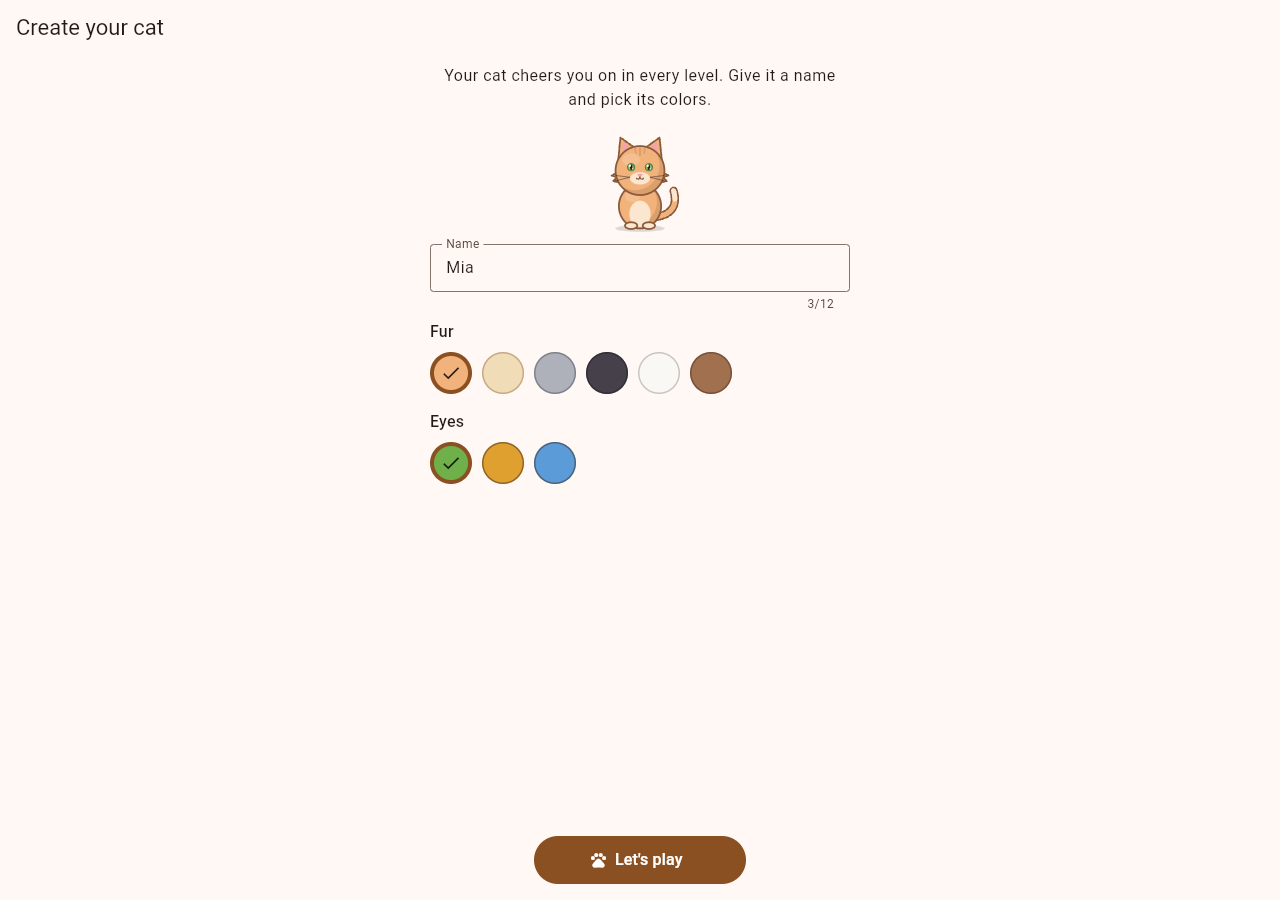
<file: cat-number-match/play/index.html>
<!DOCTYPE html>
<html>
<head>
  <!--
    If you are serving your web app in a path other than the root, change the
    href value below to reflect the base path you are serving from.

    The path provided below has to start and end with a slash "/" in order for
    it to work correctly.

    For more details:
    * https://developer.mozilla.org/en-US/docs/Web/HTML/Element/base

    This is a placeholder for base href that will be replaced by the value of
    the `--base-href` argument provided to `flutter build`.
  -->
  <base href="/cat-number-match/play/">

  <meta charset="UTF-8">
  <meta content="IE=Edge" http-equiv="X-UA-Compatible">
  <meta name="description" content="A cozy Number Match puzzle with your own cat.">

  <!-- iOS meta tags & icons -->
  <meta name="mobile-web-app-capable" content="yes">
  <meta name="apple-mobile-web-app-status-bar-style" content="black">
  <meta name="apple-mobile-web-app-title" content="Cat Number Match">
  <link rel="apple-touch-icon" href="icons/Icon-192.png">

  <!-- Favicon -->
  <link rel="icon" type="image/png" href="favicon.png"/>

  <title>Cat Number Match</title>
  <link rel="manifest" href="manifest.json">
  <style>
    html, body { margin: 0; height: 100%; background: #fdf4ec; }
    @media (prefers-color-scheme: dark) { html, body { background: #2a211c; } }
    #splash { position: fixed; inset: 0; display: flex; flex-direction: column;
      align-items: center; justify-content: center; gap: 18px;
      font: 15px/1.4 system-ui, sans-serif; color: #8a6a55; }
    #splash img { width: 96px; height: 96px; border-radius: 22px;
      animation: breathe 1.6s ease-in-out infinite; }
    #splash .bar { width: 120px; height: 4px; border-radius: 2px;
      background: #f1dccb; overflow: hidden; }
    #splash .bar i { display: block; width: 40%; height: 100%;
      background: #f39a63; border-radius: 2px; animation: slide 1.1s ease-in-out infinite; }
    @keyframes breathe { 50% { transform: scale(0.94); } }
    @keyframes slide { from { transform: translateX(-100%); } to { transform: translateX(260%); } }
    @media (prefers-reduced-motion: reduce) { #splash img, #splash .bar i { animation: none; } }
  </style></head>
<body>
  <div id="splash" aria-live="polite">
    <img src="icons/app-icon.png" alt="">
    <div class="bar"><i></i></div>
  </div>
  <script>
    window.addEventListener('flutter-first-frame', function () {
      var s = document.getElementById('splash'); if (s) s.remove();
      try { parent.postMessage('cnm-game-ready', '*'); } catch (e) {}
    });
  </script>
  <!--
    You can customize the "flutter_bootstrap.js" script.
    This is useful to provide a custom configuration to the Flutter loader
    or to give the user feedback during the initialization process.

    For more details:
    * https://docs.flutter.dev/platform-integration/web/initialization
  -->
  <script src="flutter_bootstrap.js" async></script>
</body>
</html>
</file>
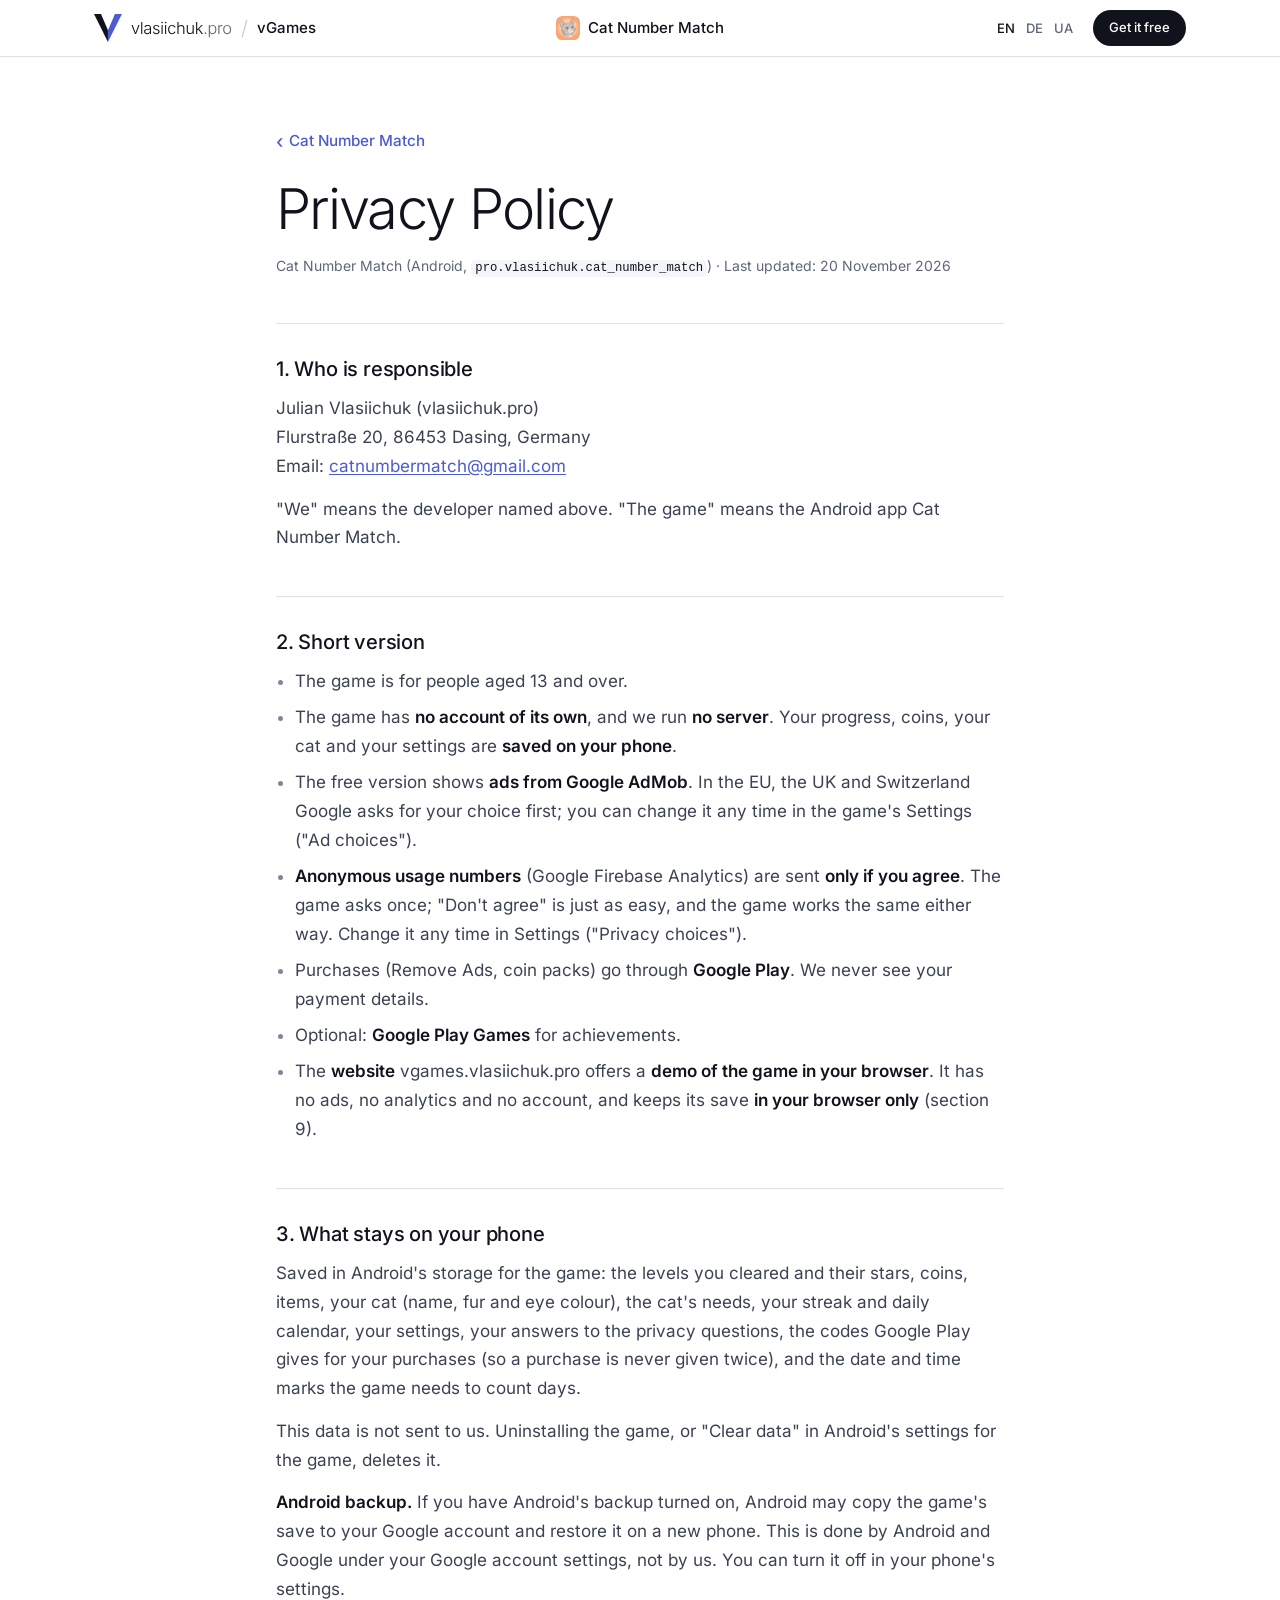
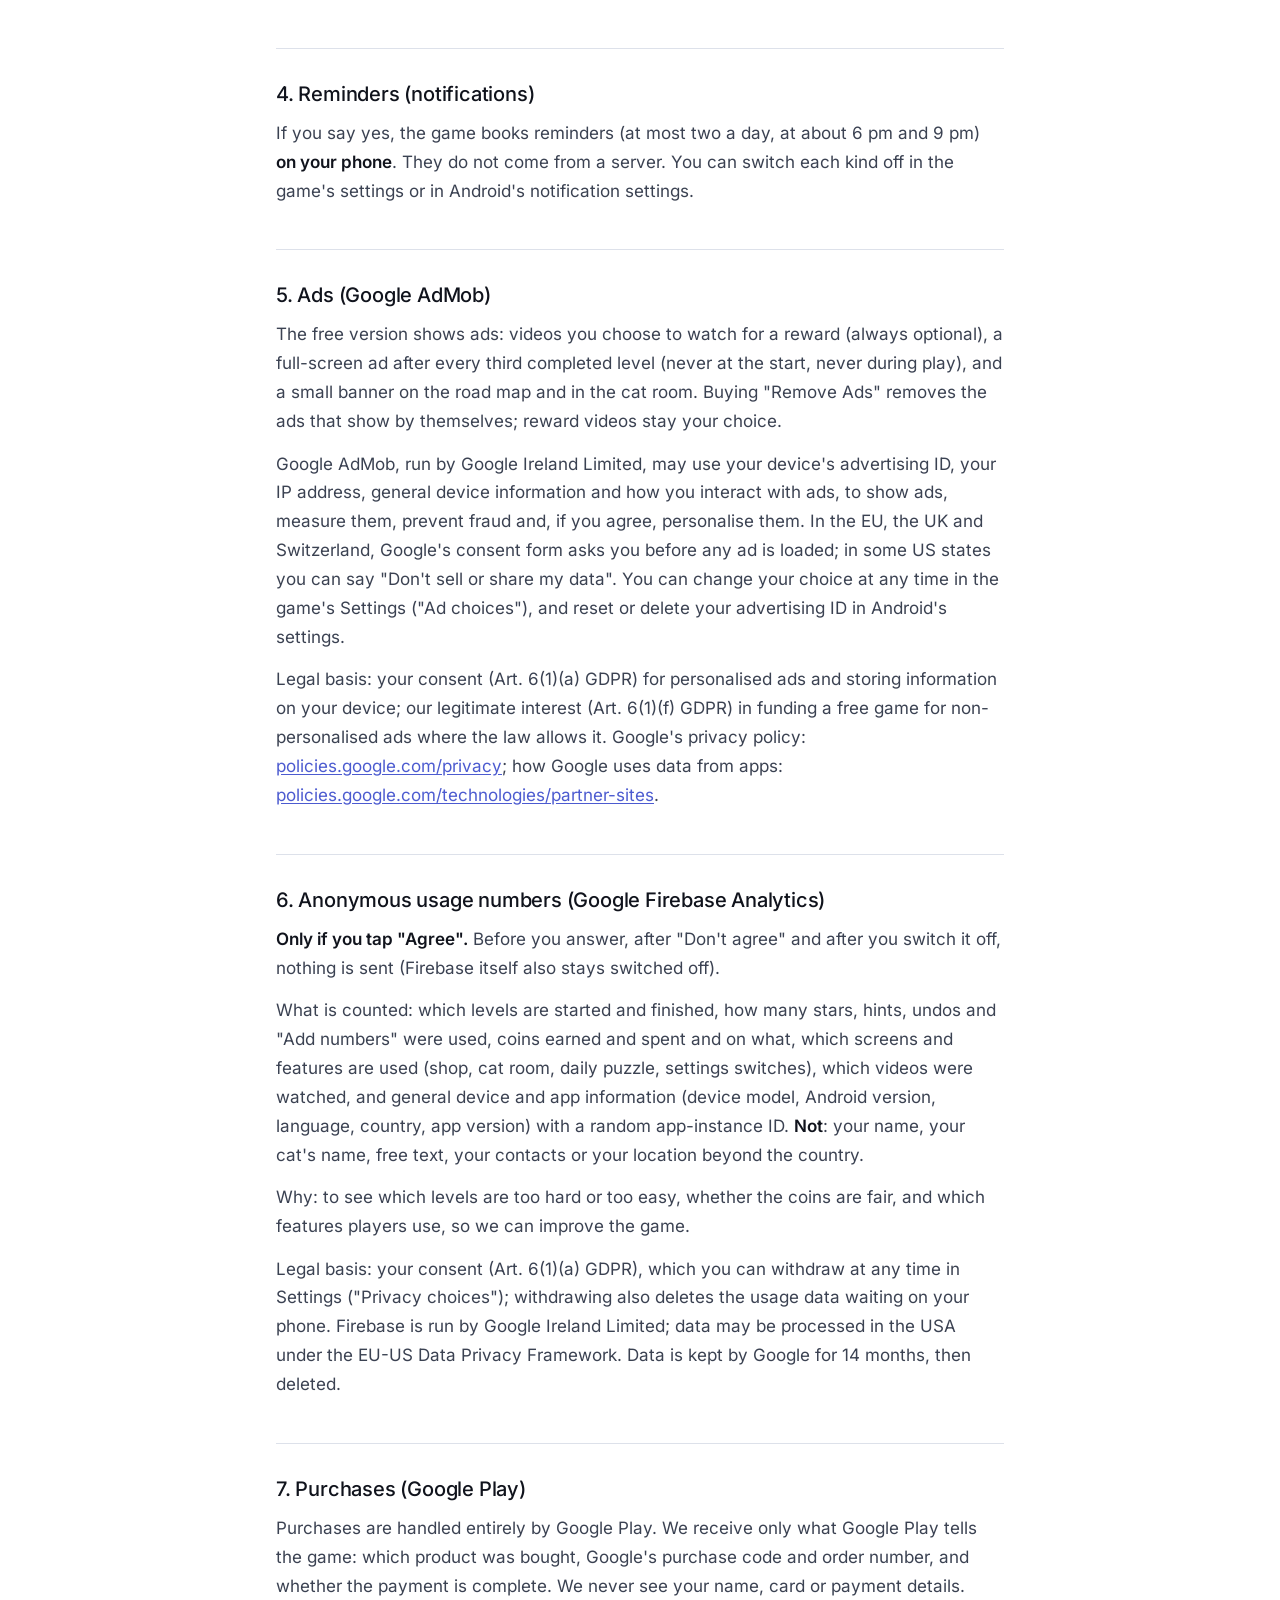
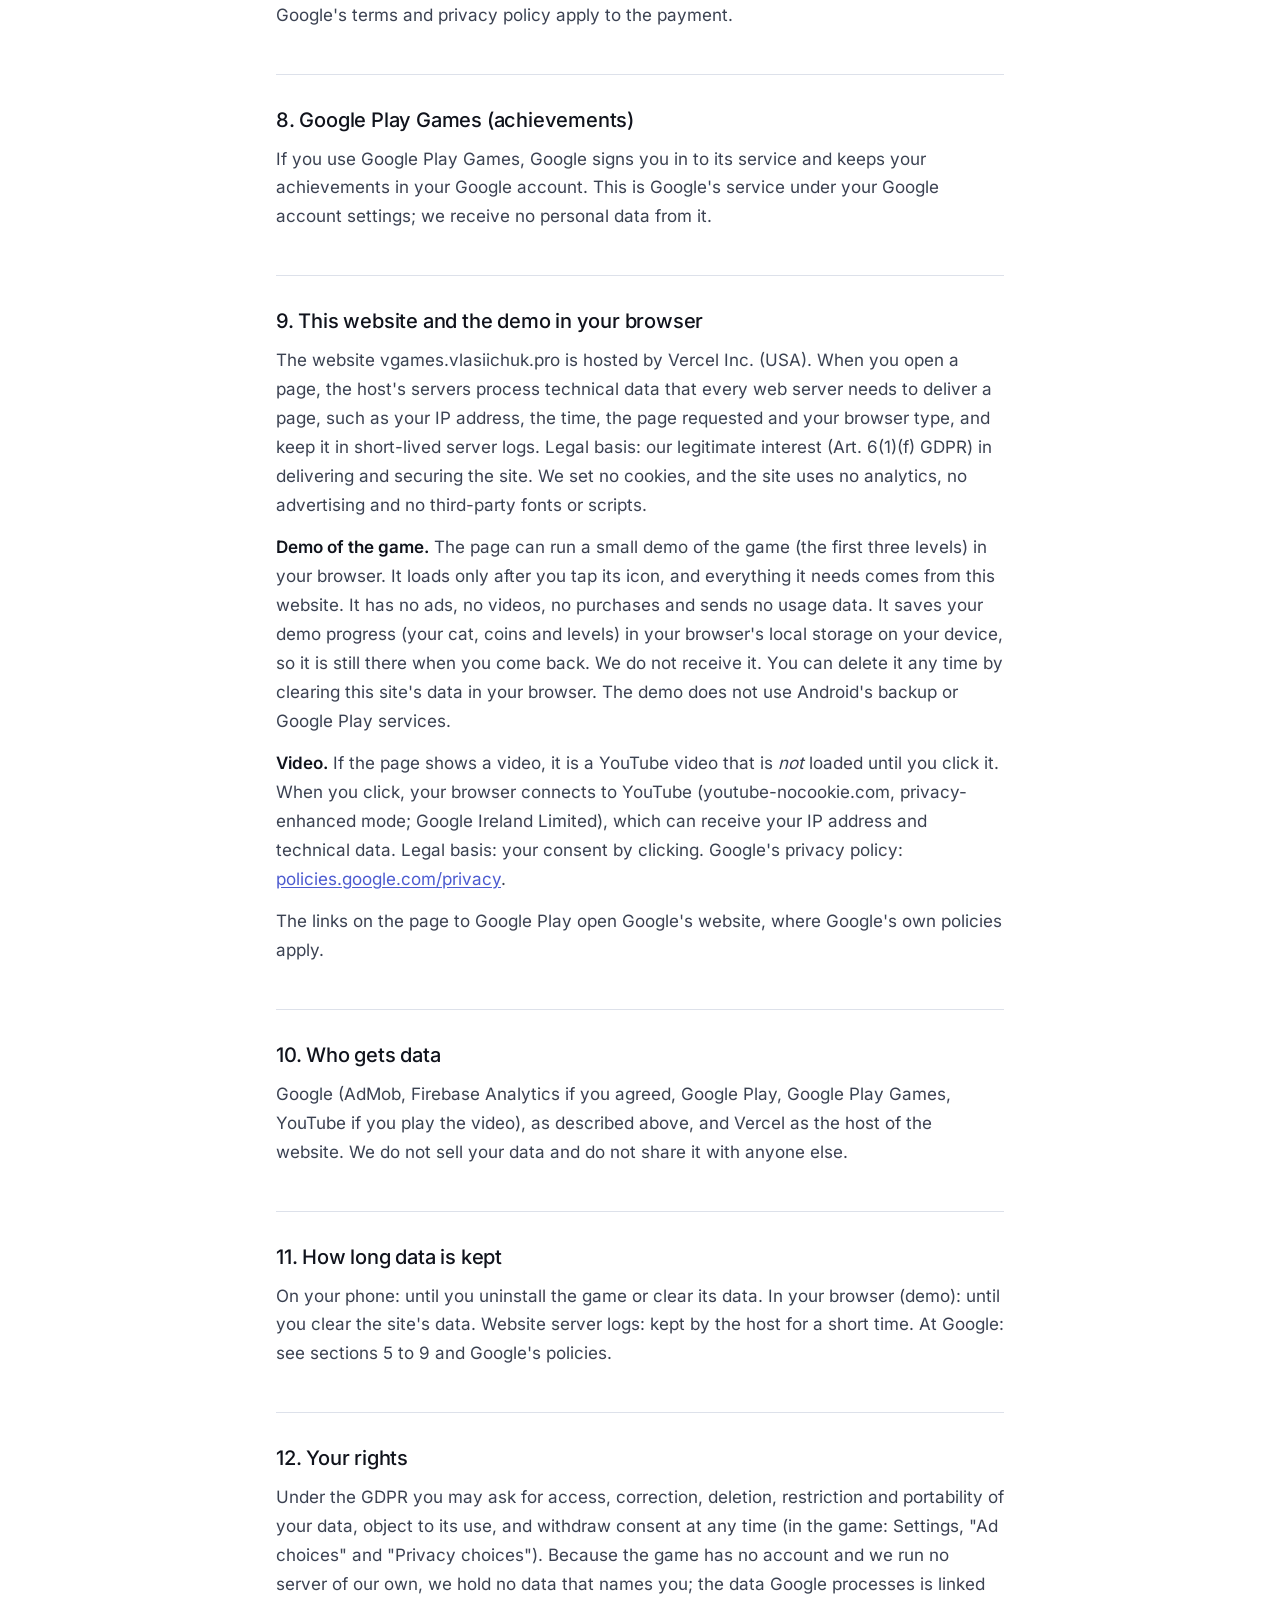
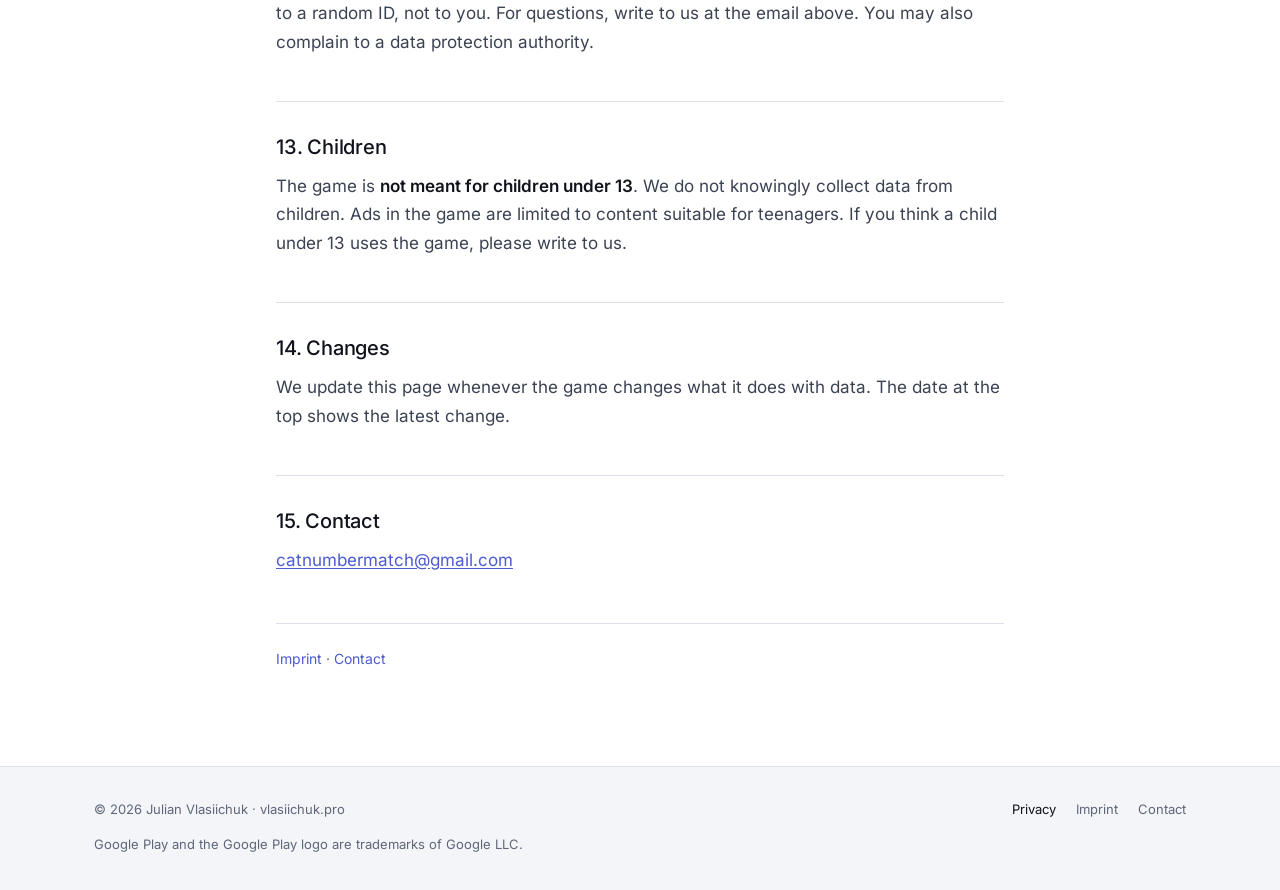
<file: cat-number-match/privacy/index.html>
<!doctype html>
<html lang="en">
<head>
<meta charset="utf-8">
<meta name="viewport" content="width=device-width, initial-scale=1">
<title>Privacy Policy · Cat Number Match</title>
<meta name="theme-color" content="#ffffff">
<link rel="icon" href="/cat-number-match/img/app-icon.png">
<link rel="canonical" href="https://vgames.vlasiichuk.pro/cat-number-match/privacy/">
<link rel="alternate" hreflang="en" href="https://vgames.vlasiichuk.pro/cat-number-match/privacy/">
<link rel="alternate" hreflang="de" href="https://vgames.vlasiichuk.pro/cat-number-match/privacy/de/">
<link rel="alternate" hreflang="uk" href="https://vgames.vlasiichuk.pro/cat-number-match/privacy/ua/">
<link rel="preload" href="/cat-number-match/fonts/inter-latin-wght-normal.woff2" as="font" type="font/woff2" crossorigin>
<link rel="stylesheet" href="/cat-number-match/page.css">
<!--
  GENERATED by tool/landing/build.mjs from tool/landing/privacy-en.html.
  Edit the text there (all three languages together) (it must match what the uploaded build does), then run
  "node tool/landing/build.mjs".
-->
</head>
<body>
<a class="skip" href="#main">Skip to content</a>

<header class="site-header">
  <div class="wrap">
    <div class="head-left">
      <a class="brand" href="https://vlasiichuk.pro/"><img src="/cat-number-match/brand/lockup-paper.svg" alt="vlasiichuk.pro" width="138" height="28"></a>
      <span class="crumb-sep" aria-hidden="true">/</span>
      <a class="hub" href="/games/?l=en" title="All games by vlasiichuk.pro">vGames</a>
    </div>
    <a class="head-game is-link" href="/cat-number-match/?l=en"><img src="/cat-number-match/img/app-icon.png" alt="" width="24" height="24">Cat Number Match</a>
    <div class="head-right">
      <nav class="lang" aria-label="Language">
        <a href="#" aria-current="page" hreflang="en" lang="en" onclick="return false">EN</a>
        <a href="/cat-number-match/privacy/de/" hreflang="de" lang="de">DE</a>
        <a href="/cat-number-match/privacy/ua/" hreflang="uk" lang="uk">UA</a>
      </nav>
      <a class="btn btn-sm head-cta" href="https://play.google.com/store/apps/details?id=pro.vlasiichuk.cat_number_match" target="_blank" rel="noopener">Get it free</a>
    </div>
  </div>
</header>

<main id="main" class="legal">
  <div class="legal-wrap">
    <p class="back"><a class="link-arrow" href="/cat-number-match/?l=en"><span aria-hidden="true">‹</span> Cat Number Match</a></p>
    <h1>Privacy Policy</h1>
    <div class="legal-body">
<p class="meta">Cat Number Match (Android, <code>pro.vlasiichuk.cat_number_match</code>) · Last updated: 20 November 2026</p>

<h2>1. Who is responsible</h2>
<p>Julian Vlasiichuk (vlasiichuk.pro)<br>
Flurstraße 20, 86453 Dasing, Germany<br>
Email: <a href="mailto:catnumbermatch@gmail.com">catnumbermatch@gmail.com</a></p>
<p>"We" means the developer named above. "The game" means the Android app Cat Number Match.</p>

<h2>2. Short version</h2>
<ul>
<li>The game is for people aged 13 and over.</li>
<li>The game has <strong>no account of its own</strong>, and we run <strong>no server</strong>. Your progress, coins, your cat and your settings are <strong>saved on your phone</strong>.</li>
<li>The free version shows <strong>ads from Google AdMob</strong>. In the EU, the UK and Switzerland Google asks for your choice first; you can change it any time in the game's Settings ("Ad choices").</li>
<li><strong>Anonymous usage numbers</strong> (Google Firebase Analytics) are sent <strong>only if you agree</strong>. The game asks once; "Don't agree" is just as easy, and the game works the same either way. Change it any time in Settings ("Privacy choices").</li>
<li>Purchases (Remove Ads, coin packs) go through <strong>Google Play</strong>. We never see your payment details.</li>
<li>Optional: <strong>Google Play Games</strong> for achievements.</li>
<li>The <strong>website</strong> vgames.vlasiichuk.pro offers a <strong>demo of the game in your browser</strong>. It has no ads, no analytics and no account, and keeps its save <strong>in your browser only</strong> (section 9).</li>
</ul>

<h2>3. What stays on your phone</h2>
<p>Saved in Android's storage for the game: the levels you cleared and their stars, coins, items, your cat (name, fur and eye colour), the cat's needs, your streak and daily calendar, your settings, your answers to the privacy questions, the codes Google Play gives for your purchases (so a purchase is never given twice), and the date and time marks the game needs to count days.</p>
<p>This data is not sent to us. Uninstalling the game, or "Clear data" in Android's settings for the game, deletes it.</p>
<p><strong>Android backup.</strong> If you have Android's backup turned on, Android may copy the game's save to your Google account and restore it on a new phone. This is done by Android and Google under your Google account settings, not by us. You can turn it off in your phone's settings.</p>

<h2>4. Reminders (notifications)</h2>
<p>If you say yes, the game books reminders (at most two a day, at about 6 pm and 9 pm) <strong>on your phone</strong>. They do not come from a server. You can switch each kind off in the game's settings or in Android's notification settings.</p>

<h2>5. Ads (Google AdMob)</h2>
<p>The free version shows ads: videos you choose to watch for a reward (always optional), a full-screen ad after every third completed level (never at the start, never during play), and a small banner on the road map and in the cat room. Buying "Remove Ads" removes the ads that show by themselves; reward videos stay your choice.</p>
<p>Google AdMob, run by Google Ireland Limited, may use your device's advertising ID, your IP address, general device information and how you interact with ads, to show ads, measure them, prevent fraud and, if you agree, personalise them. In the EU, the UK and Switzerland, Google's consent form asks you before any ad is loaded; in some US states you can say "Don't sell or share my data". You can change your choice at any time in the game's Settings ("Ad choices"), and reset or delete your advertising ID in Android's settings.</p>
<p>Legal basis: your consent (Art. 6(1)(a) GDPR) for personalised ads and storing information on your device; our legitimate interest (Art. 6(1)(f) GDPR) in funding a free game for non-personalised ads where the law allows it. Google's privacy policy: <a href="https://policies.google.com/privacy">policies.google.com/privacy</a>; how Google uses data from apps: <a href="https://policies.google.com/technologies/partner-sites">policies.google.com/technologies/partner-sites</a>.</p>

<h2>6. Anonymous usage numbers (Google Firebase Analytics)</h2>
<p><strong>Only if you tap "Agree".</strong> Before you answer, after "Don't agree" and after you switch it off, nothing is sent (Firebase itself also stays switched off).</p>
<p>What is counted: which levels are started and finished, how many stars, hints, undos and "Add numbers" were used, coins earned and spent and on what, which screens and features are used (shop, cat room, daily puzzle, settings switches), which videos were watched, and general device and app information (device model, Android version, language, country, app version) with a random app-instance ID. <strong>Not</strong>: your name, your cat's name, free text, your contacts or your location beyond the country.</p>
<p>Why: to see which levels are too hard or too easy, whether the coins are fair, and which features players use, so we can improve the game.</p>
<p>Legal basis: your consent (Art. 6(1)(a) GDPR), which you can withdraw at any time in Settings ("Privacy choices"); withdrawing also deletes the usage data waiting on your phone. Firebase is run by Google Ireland Limited; data may be processed in the USA under the EU-US Data Privacy Framework. Data is kept by Google for 14 months, then deleted.</p>

<h2>7. Purchases (Google Play)</h2>
<p>Purchases are handled entirely by Google Play. We receive only what Google Play tells the game: which product was bought, Google's purchase code and order number, and whether the payment is complete. We never see your name, card or payment details. Google's terms and privacy policy apply to the payment.</p>

<h2>8. Google Play Games (achievements)</h2>
<p>If you use Google Play Games, Google signs you in to its service and keeps your achievements in your Google account. This is Google's service under your Google account settings; we receive no personal data from it.</p>

<h2>9. This website and the demo in your browser</h2>
<p>The website vgames.vlasiichuk.pro is hosted by Vercel Inc. (USA). When you open a page, the host's servers process technical data that every web server needs to deliver a page, such as your IP address, the time, the page requested and your browser type, and keep it in short-lived server logs. Legal basis: our legitimate interest (Art. 6(1)(f) GDPR) in delivering and securing the site. We set no cookies, and the site uses no analytics, no advertising and no third-party fonts or scripts.</p>
<p><strong>Demo of the game.</strong> The page can run a small demo of the game (the first three levels) in your browser. It loads only after you tap its icon, and everything it needs comes from this website. It has no ads, no videos, no purchases and sends no usage data. It saves your demo progress (your cat, coins and levels) in your browser's local storage on your device, so it is still there when you come back. We do not receive it. You can delete it any time by clearing this site's data in your browser. The demo does not use Android's backup or Google Play services.</p>
<p><strong>Video.</strong> If the page shows a video, it is a YouTube video that is <em>not</em> loaded until you click it. When you click, your browser connects to YouTube (youtube-nocookie.com, privacy-enhanced mode; Google Ireland Limited), which can receive your IP address and technical data. Legal basis: your consent by clicking. Google's privacy policy: <a href="https://policies.google.com/privacy">policies.google.com/privacy</a>.</p>
<p>The links on the page to Google Play open Google's website, where Google's own policies apply.</p>

<h2>10. Who gets data</h2>
<p>Google (AdMob, Firebase Analytics if you agreed, Google Play, Google Play Games, YouTube if you play the video), as described above, and Vercel as the host of the website. We do not sell your data and do not share it with anyone else.</p>

<h2>11. How long data is kept</h2>
<p>On your phone: until you uninstall the game or clear its data. In your browser (demo): until you clear the site's data. Website server logs: kept by the host for a short time. At Google: see sections 5 to 9 and Google's policies.</p>

<h2>12. Your rights</h2>
<p>Under the GDPR you may ask for access, correction, deletion, restriction and portability of your data, object to its use, and withdraw consent at any time (in the game: Settings, "Ad choices" and "Privacy choices"). Because the game has no account and we run no server of our own, we hold no data that names you; the data Google processes is linked to a random ID, not to you. For questions, write to us at the email above. You may also complain to a data protection authority.</p>

<h2>13. Children</h2>
<p>The game is <strong>not meant for children under 13</strong>. We do not knowingly collect data from children. Ads in the game are limited to content suitable for teenagers. If you think a child under 13 uses the game, please write to us.</p>

<h2>14. Changes</h2>
<p>We update this page whenever the game changes what it does with data. The date at the top shows the latest change.</p>

<h2>15. Contact</h2>
<p><a href="mailto:catnumbermatch@gmail.com">catnumbermatch@gmail.com</a></p>
    </div>
    <p class="legal-foot"><a href="https://vlasiichuk.pro/imprint">Imprint</a> · <a href="mailto:catnumbermatch@gmail.com">Contact</a></p>
  </div>
</main>

<footer class="site-footer">
  <div class="wrap">
    <div class="foot">
      <span>© 2026 Julian Vlasiichuk · <a href="https://vlasiichuk.pro/">vlasiichuk.pro</a></span>
      <nav aria-label="Legal">
        <a href="./" aria-current="page">Privacy</a>
        <a href="https://vlasiichuk.pro/imprint">Imprint</a>
        <a href="mailto:catnumbermatch@gmail.com">Contact</a>
      </nav>
    </div>
    <p class="foot-small">Google Play and the Google Play logo are trademarks of Google LLC.</p>
  </div>
</footer>

<button type="button" class="to-top" id="to-top" aria-label="Back to top" title="Back to top"><svg class="ic" xmlns="http://www.w3.org/2000/svg" viewBox="0 0 24 24" fill="none" stroke="currentColor" stroke-width="1.5" stroke-linecap="round" stroke-linejoin="round" aria-hidden="true" focusable="false"><path d="M4 12h15.5"/><path d="M13.5 6l6 6-6 6" style="stroke:var(--icon-accent, currentColor)"/></svg></button>
<script>
(function () {
  var top = document.getElementById('to-top');
  function topState() { top.toggleAttribute('data-visible', window.scrollY > window.innerHeight * 0.8); }
  topState();
  window.addEventListener('scroll', topState, { passive: true });
  top.addEventListener('click', function () {
    var reduce = window.matchMedia('(prefers-reduced-motion: reduce)').matches;
    window.scrollTo({ top: 0, behavior: reduce ? 'auto' : 'smooth' });
  });
})();
</script>
</body>
</html>
</file>
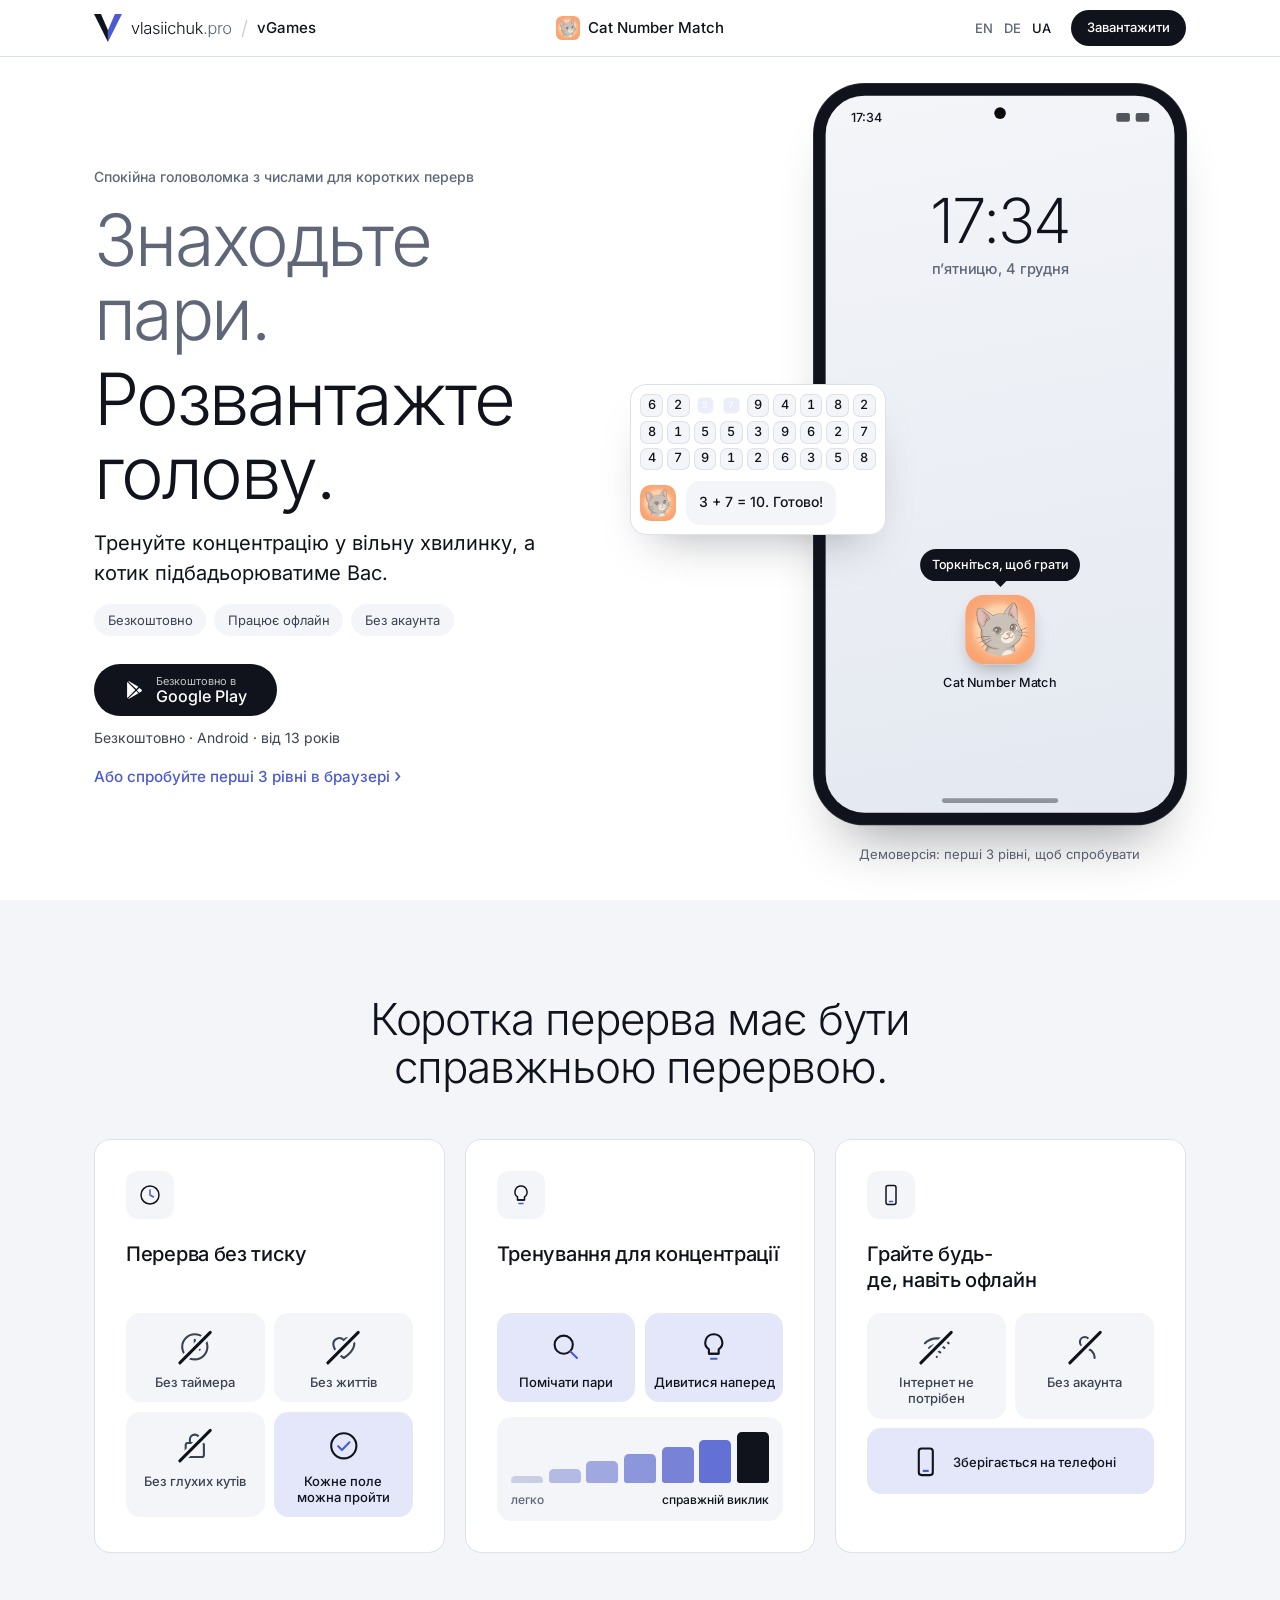
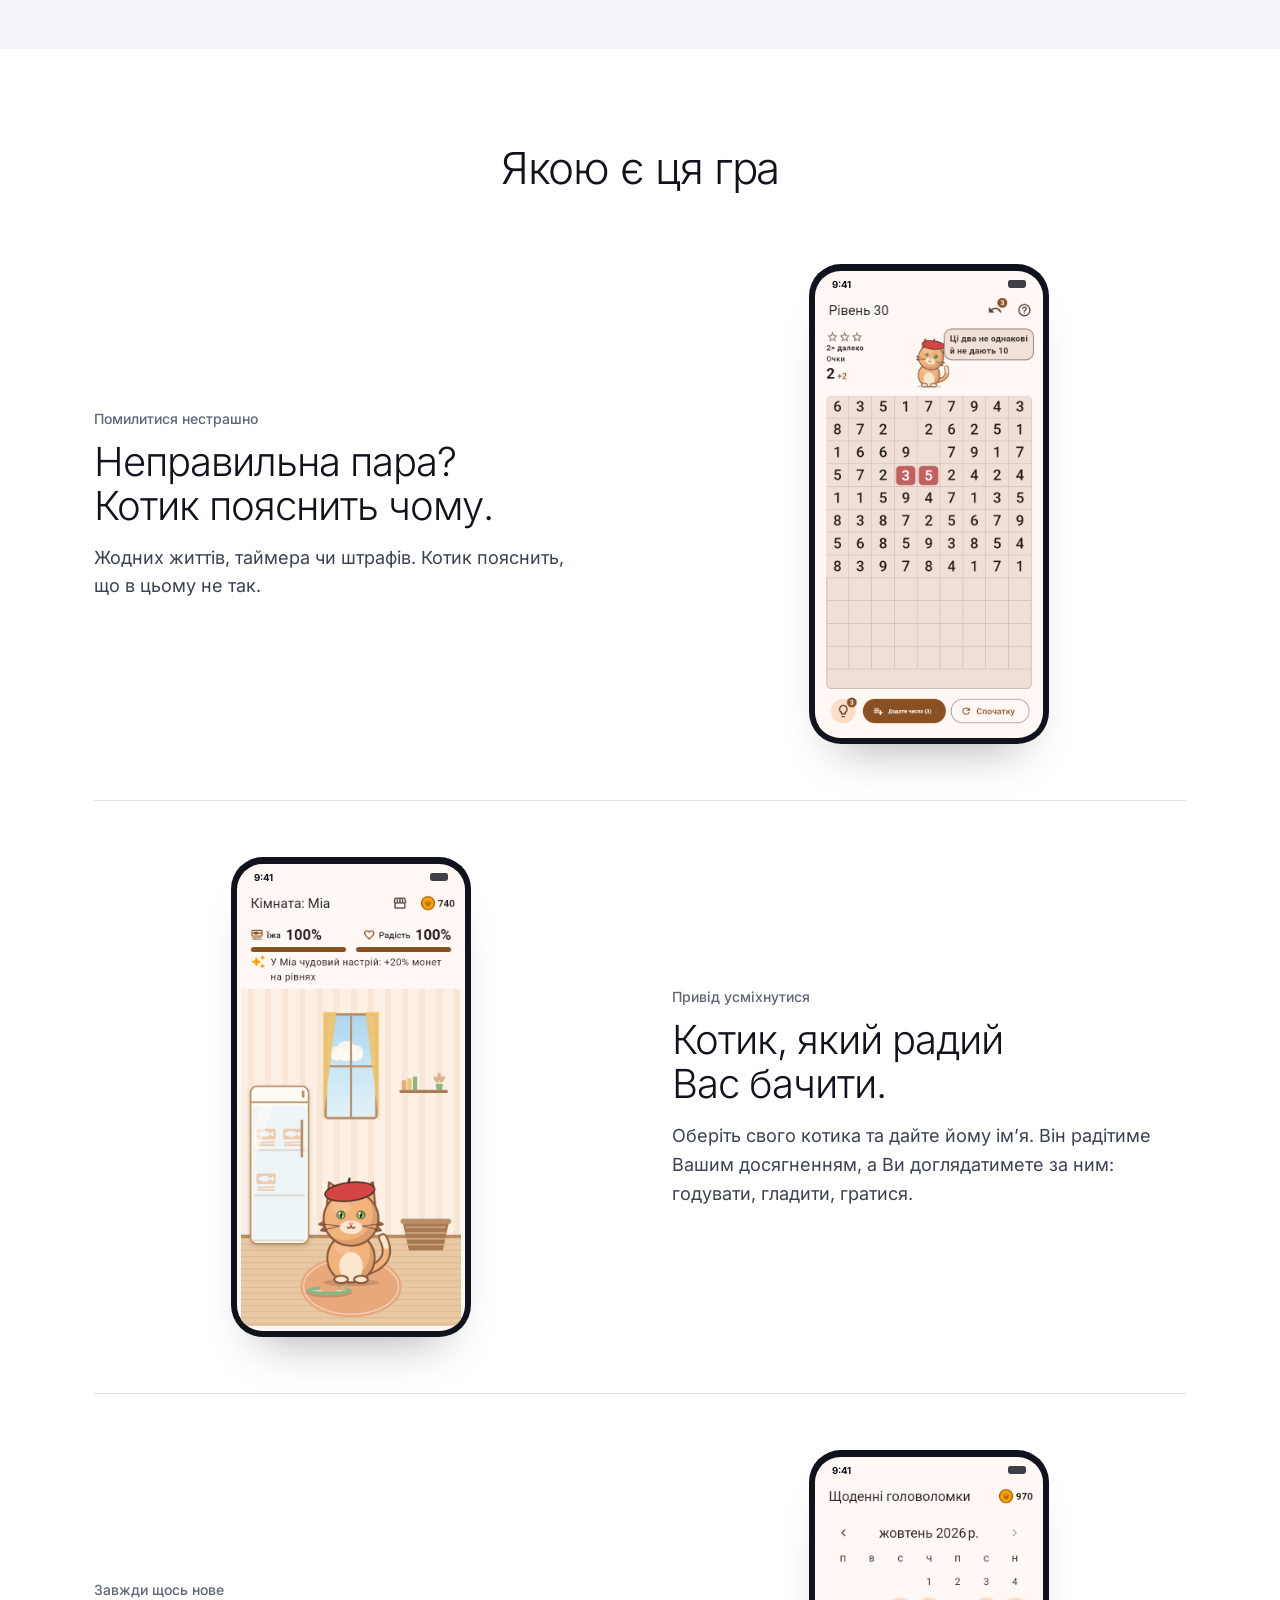
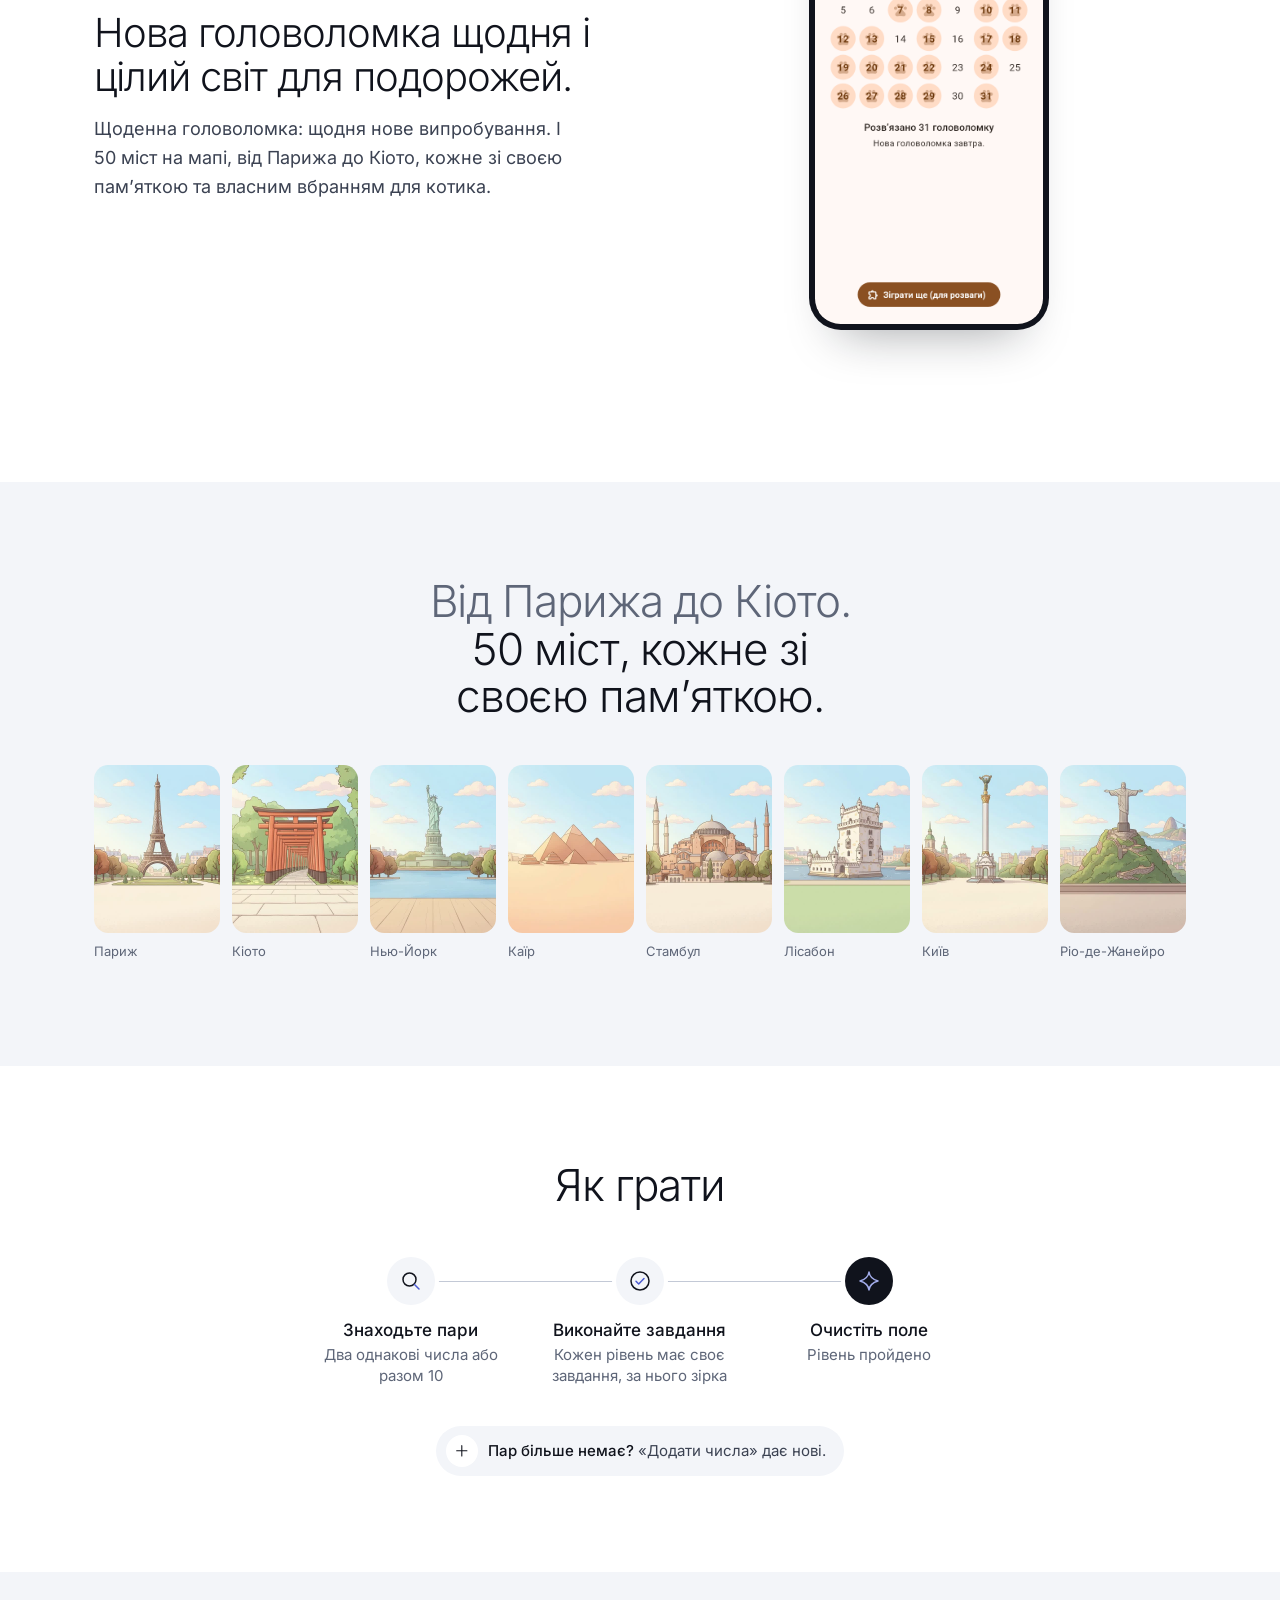
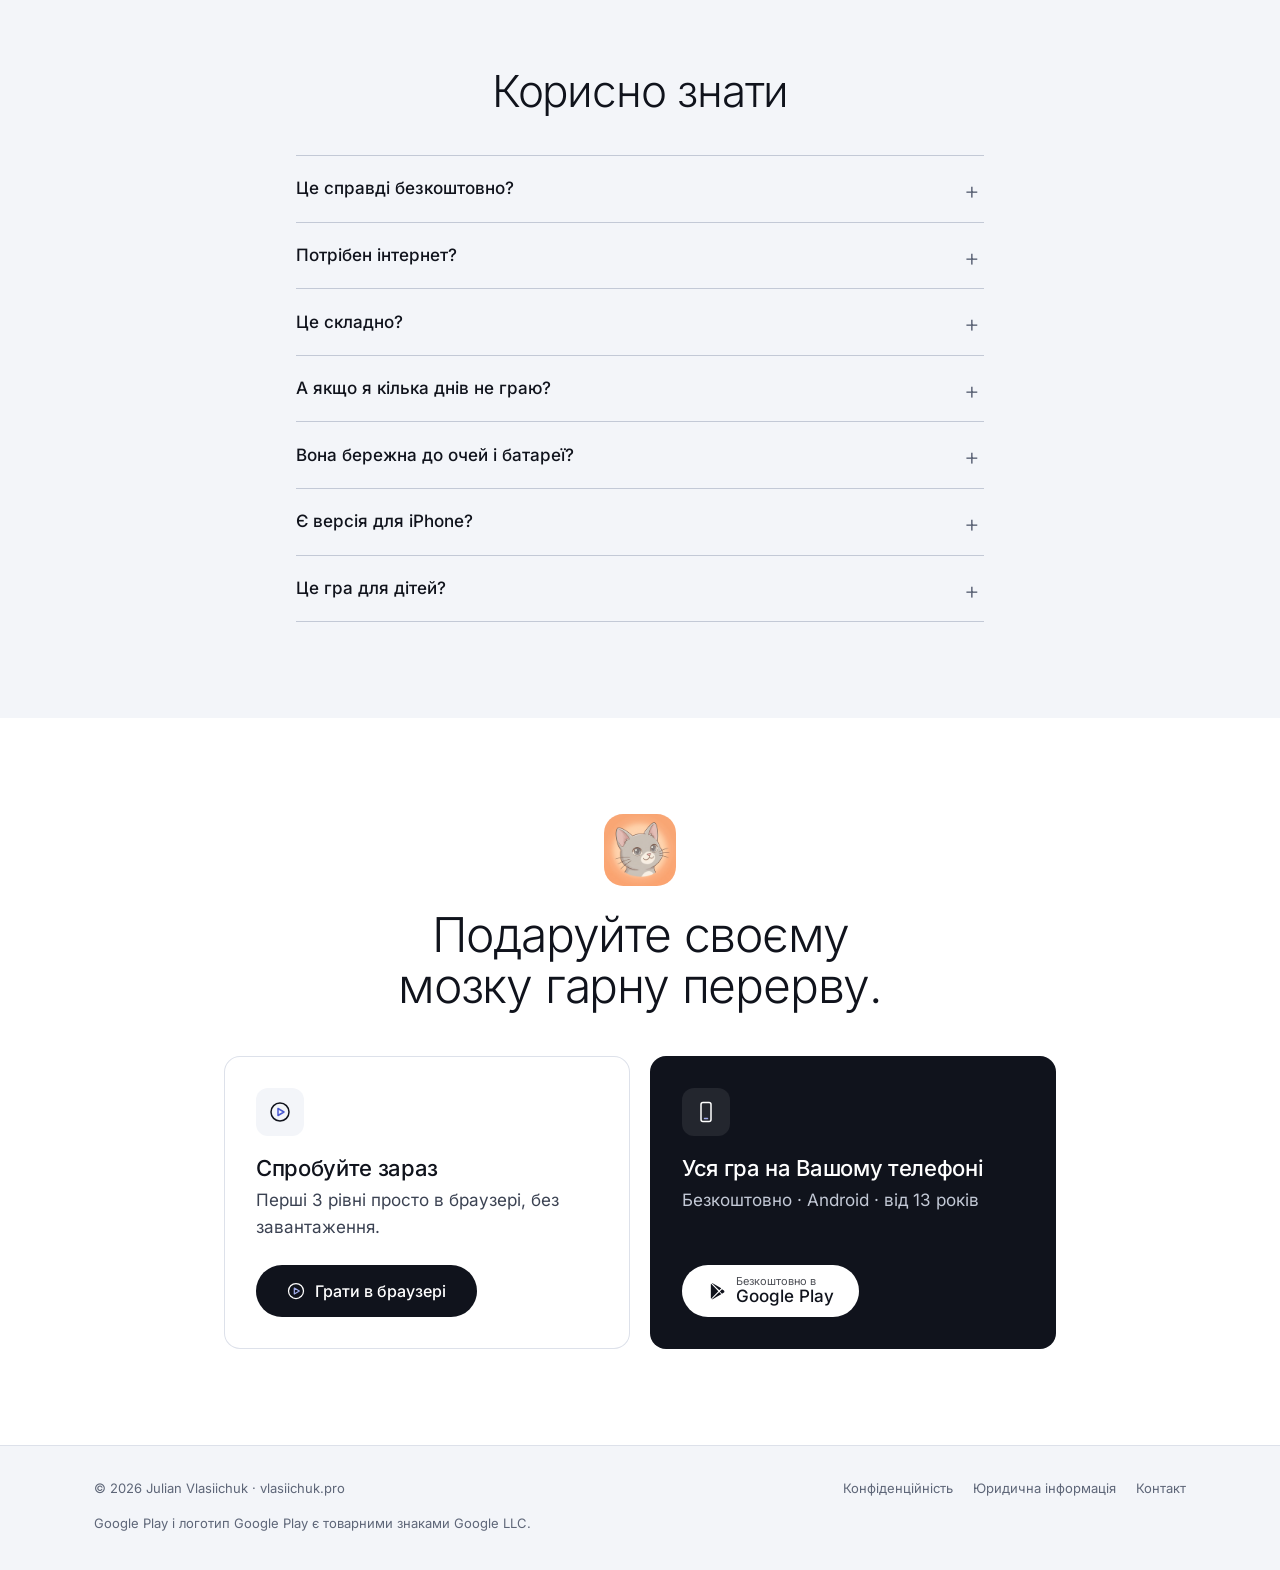
<file: cat-number-match/ua/index.html>
<!doctype html>
<html lang="uk">
<head>
<meta charset="utf-8">
<meta name="viewport" content="width=device-width, initial-scale=1">
<title>Cat Number Match · спокійна гра з числами для кращої концентрації</title>
<meta name="description" content="Спокійна гра з числами для Android: справжня перерва, краща концентрація, а котик підбадьорює Вас. Спробуйте перші 3 рівні просто тут, у браузері.">
<meta name="theme-color" content="#ffffff">
<meta property="og:title" content="Cat Number Match">
<meta property="og:description" content="Спокійна гра з числами для концентрації, з котиком, який підбадьорює Вас. Спробуйте 3 рівні в браузері.">
<meta property="og:image" content="https://vgames.vlasiichuk.pro/cat-number-match/img/en/1-board.png">
<meta property="og:locale" content="uk_UA">
<link rel="icon" href="../img/app-icon.png">
<link rel="canonical" href="https://vgames.vlasiichuk.pro/cat-number-match/ua/">
<link rel="alternate" hreflang="en" href="https://vgames.vlasiichuk.pro/cat-number-match/">
<link rel="alternate" hreflang="de" href="https://vgames.vlasiichuk.pro/cat-number-match/de/">
<link rel="alternate" hreflang="uk" href="https://vgames.vlasiichuk.pro/cat-number-match/ua/">
<link rel="alternate" hreflang="x-default" href="https://vgames.vlasiichuk.pro/cat-number-match/">
<link rel="preload" href="../fonts/inter-latin-wght-normal.woff2" as="font" type="font/woff2" crossorigin>
<link rel="stylesheet" href="../page.css">
<!--
  GENERATED by tool/landing/build.mjs from tool/landing/strings.mjs
  in the cat-number-match repo. Edit those and run
  "node tool/landing/build.mjs"; do not edit this file by hand.
  Only this site's own files load. The demo (about 4.5 MB) loads after a tap
  and speaks this page's language (?lang=).
-->
</head>
<body>
<a class="skip" href="#main">Перейти до змісту</a>

<header class="site-header">
  <div class="wrap">
    <div class="head-left">
      <a class="brand" href="https://vlasiichuk.pro/ua"><img src="../brand/lockup-paper.svg" alt="vlasiichuk.pro" width="138" height="28"></a>
      <span class="crumb-sep" aria-hidden="true">/</span>
      <a class="hub" href="/games/ua/" title="Усі ігри від vlasiichuk.pro">vGames</a>
    </div>
    <span class="head-game"><img src="../img/app-icon.png" alt="" width="24" height="24">Cat Number Match</span>
    <div class="head-right">
      <nav class="lang" aria-label="Мова">
        <a href="/cat-number-match/?l=en" hreflang="en" lang="en">EN</a>
        <a href="/cat-number-match/de/" hreflang="de" lang="de">DE</a>
        <a href="#" aria-current="page" hreflang="uk" lang="uk" onclick="return false">UA</a>
      </nav>
      <a class="btn btn-sm head-cta" href="https://play.google.com/store/apps/details?id=pro.vlasiichuk.cat_number_match" target="_blank" rel="noopener">Завантажити</a>
    </div>
  </div>
</header>

<main id="main">

  <!-- 1. Hero (white): fills the first screen -->
  <section class="hero">
    <div class="wrap hero-grid">
      <div class="hero-copy">
        <p class="eyebrow">Спокійна головоломка з числами для коротких перерв</p>
        <h1><span class="h-soft">Знаходьте пари.</span> <span class="h-ink">Розвантажте голову.</span></h1>
        <p class="lead">Тренуйте концентрацію у вільну хвилинку, а котик підбадьорюватиме Вас.</p>
        <ul class="pills">
          <li>Безкоштовно</li>
          <li>Працює офлайн</li>
          <li>Без акаунта</li>
        </ul>
        <div class="cta">
          <a class="btn-primary btn-store" href="https://play.google.com/store/apps/details?id=pro.vlasiichuk.cat_number_match" target="_blank" rel="noopener"><svg viewBox="0 0 24 24" aria-hidden="true"><path fill="currentColor" d="M4.1 2.3c-.3.3-.4.7-.4 1.2v17c0 .5.1.9.4 1.2l9.4-9.7-9.4-9.7zm10.6 8.5 2.6-2.7L6 1.6c-.4-.2-.8-.3-1.1-.2l9.8 9.4zm0 2.4-9.8 9.4c.3.1.7 0 1.1-.2l11.3-6.5-2.6-2.7zm6.1-2.2-2.5-1.5-2.8 2.9 2.8 2.9 2.5-1.5c.8-.5.8-1.8 0-2.8z"/></svg><span class="two"><small>Безкоштовно в</small>Google Play</span></a>
          <p class="micro">Безкоштовно · Android · від 13 років</p>
          <p class="store-line"><a class="link-arrow" id="play-btn" href="/cat-number-match/play/?lang=uk">Або спробуйте перші 3 рівні в браузері <span aria-hidden="true">›</span></a></p>
        </div>
      </div>

      <div class="hero-visual">
        <div class="phone-col" id="phone-col" aria-label="Пограйте в гру на цьому телефоні">
          <div class="pp-scale">
            <div class="pp">
              <div class="pp-screen" id="screen">
                <span class="pp-camera" aria-hidden="true"></span>
                <div class="pp-home">
                  <div class="pp-status" aria-hidden="true"><span id="sb-time">9:41</span><span class="pp-icons"><i></i><i></i></span></div>
                  <div class="pp-clock" id="clock" aria-hidden="true">9:41</div>
                  <div class="pp-date" id="date" aria-hidden="true"></div>
                  <button class="pp-app" type="button" id="app-icon" aria-label="Відкрити Cat Number Match, демоверсія">
                    <span class="pp-hint" aria-hidden="true">Торкніться, щоб грати</span>
                    <img src="../img/app-icon.png" alt="" width="72" height="72">
                    <span>Cat Number Match</span>
                  </button>
                  <span class="pp-gesture" aria-hidden="true"></span>
                </div>
                <div class="pp-window" id="app-window"></div>
              </div>
            </div>
          </div>
          <div class="pp-bar">
            <span id="phone-note">Демоверсія: перші 3 рівні, щоб спробувати</span>
            <button class="pp-close" type="button" id="close-game" hidden>Закрити гру</button>
          </div>
        </div>

        <figure class="mb" id="board" aria-label="Як працює гра: торкніться двох чисел, які однакові або в сумі дають 10, і вони зникнуть.">
          <div class="mb-grid" id="board-grid" aria-hidden="true"></div>
          <figcaption class="mb-cap" aria-hidden="true">
            <img src="../img/app-icon.png" alt="" width="40" height="40">
            <span class="mb-say" id="board-say"></span>
          </figcaption>
          <p class="sr-only">Торкніться двох чисел, які однакові або в сумі дають 10, і вони зникнуть. Очистіть усе поле, щоб виграти рівень.</p>
        </figure>
      </div>
    </div>
  </section>

  <!-- HIDDEN until the real demo video exists: put its YouTube id into
       data-youtube-id and remove "hidden". -->
  <section class="section" hidden aria-labelledby="video-title">
    <div class="wrap narrow">
      <h2 id="video-title">30 секунд гри</h2>
      <div class="video" id="video" data-youtube-id="M7lc1UVf-VE">
        <button type="button" aria-label="Відтворити демовідео (завантажує YouTube)">
          <img src="../img/video-poster.png" alt="Cat Number Match: знаходьте пари, радуйте котика" width="1024" height="500" loading="lazy">
          <span class="play" aria-hidden="true"><svg viewBox="0 0 24 24"><path d="M8 5.5v13a1 1 0 0 0 1.5.86l10.4-6.5a1 1 0 0 0 0-1.72L9.5 4.64A1 1 0 0 0 8 5.5z"/></svg></span>
        </button>
      </div>
      <p class="fine video-note">Відео відтворюється з YouTube, коли Ви на нього натиснете. <a href="/cat-number-match/privacy/ua/">Конфіденційність</a></p>
    </div>
  </section>

  <!-- 2. Three cards (grey) -->
  <section class="section panel" aria-labelledby="cards-title">
    <div class="wrap">
      <h2 id="cards-title" class="center">Коротка перерва має бути справжньою перервою.</h2>
      <ul class="cards">
        <li class="card">
          <span class="tile"><svg class="ic" xmlns="http://www.w3.org/2000/svg" viewBox="0 0 24 24" fill="none" stroke="currentColor" stroke-width="1.5" stroke-linecap="round" stroke-linejoin="round" aria-hidden="true" focusable="false"><path d="M21 12a9 9 0 1 1-18 0a9 9 0 0 1 18 0"/><path d="M12 7v5l3.5 2" style="stroke:var(--icon-accent, currentColor)"/></svg></span>
          <h3>Перерва без тиску</h3>
          <div class="card-visual">
            <ul class="chips" aria-hidden="true"><li class="chip no"><span class="chip-ic"><svg class="ic" xmlns="http://www.w3.org/2000/svg" viewBox="0 0 24 24" fill="none" stroke="currentColor" stroke-width="1.5" stroke-linecap="round" stroke-linejoin="round" aria-hidden="true" focusable="false"><path d="M21 12a9 9 0 1 1-18 0a9 9 0 0 1 18 0"/><path d="M12 7v5l3.5 2" style="stroke:var(--icon-accent, currentColor)"/></svg></span><span>Без таймера</span></li><li class="chip no"><span class="chip-ic"><svg class="ic" xmlns="http://www.w3.org/2000/svg" viewBox="0 0 24 24" fill="none" stroke="currentColor" stroke-width="1.5" stroke-linecap="round" stroke-linejoin="round" aria-hidden="true" focusable="false"><path d="M12 20s-7.5-4.6-7.5-10.2A4.3 4.3 0 0 1 12 7.2a4.3 4.3 0 0 1 7.5 2.6C19.5 15.4 12 20 12 20z" style="stroke:var(--icon-accent, currentColor)"/></svg></span><span>Без життів</span></li><li class="chip no"><span class="chip-ic"><svg class="ic" xmlns="http://www.w3.org/2000/svg" viewBox="0 0 24 24" fill="none" stroke="currentColor" stroke-width="1.5" stroke-linecap="round" stroke-linejoin="round" aria-hidden="true" focusable="false"><path d="M5.5 11.5a1.5 1.5 0 0 1 1.5-1.5h10a1.5 1.5 0 0 1 1.5 1.5v7a1.5 1.5 0 0 1-1.5 1.5H7a1.5 1.5 0 0 1-1.5-1.5z"/><path d="M8.5 10V7.5a3.5 3.5 0 0 1 7 0V10" style="stroke:var(--icon-accent, currentColor)"/></svg></span><span>Без глухих кутів</span></li><li class="chip"><span class="chip-ic"><svg class="ic" xmlns="http://www.w3.org/2000/svg" viewBox="0 0 24 24" fill="none" stroke="currentColor" stroke-width="1.5" stroke-linecap="round" stroke-linejoin="round" aria-hidden="true" focusable="false"><path d="M21 12a9 9 0 1 1-18 0a9 9 0 0 1 18 0"/><path d="M8 12.3l2.7 2.7L16 9.5" style="stroke:var(--icon-accent, currentColor)"/></svg></span><span>Кожне поле можна пройти</span></li></ul>
          </div>
          <p class="sr-only">Жодного таймера, життів чи глухих кутів. Беріть стільки часу, скільки хочете: кожне поле можна пройти, а «Додати числа» дає нові пари, коли вони закінчуються.</p>
        </li>
        <li class="card">
          <span class="tile"><svg class="ic" xmlns="http://www.w3.org/2000/svg" viewBox="0 0 24 24" fill="none" stroke="currentColor" stroke-width="1.5" stroke-linecap="round" stroke-linejoin="round" aria-hidden="true" focusable="false"><path d="M12 3a6 6 0 0 0-3.5 10.9V17h7v-3.1A6 6 0 0 0 12 3z"/><path d="M9 17h6"/><path d="M10 20.5h4" style="stroke:var(--icon-accent, currentColor)"/></svg></span>
          <h3>Тренування для концентрації</h3>
          <div class="card-visual">
            <ul class="chips" aria-hidden="true"><li class="chip"><span class="chip-ic"><svg class="ic" xmlns="http://www.w3.org/2000/svg" viewBox="0 0 24 24" fill="none" stroke="currentColor" stroke-width="1.5" stroke-linecap="round" stroke-linejoin="round" aria-hidden="true" focusable="false"><path d="M17 10.5a6.5 6.5 0 1 1-13 0a6.5 6.5 0 0 1 13 0"/><path d="M15.5 15.5L20 20" style="stroke:var(--icon-accent, currentColor)"/></svg></span><span>Помічати пари</span></li><li class="chip"><span class="chip-ic"><svg class="ic" xmlns="http://www.w3.org/2000/svg" viewBox="0 0 24 24" fill="none" stroke="currentColor" stroke-width="1.5" stroke-linecap="round" stroke-linejoin="round" aria-hidden="true" focusable="false"><path d="M12 3a6 6 0 0 0-3.5 10.9V17h7v-3.1A6 6 0 0 0 12 3z"/><path d="M9 17h6"/><path d="M10 20.5h4" style="stroke:var(--icon-accent, currentColor)"/></svg></span><span>Дивитися наперед</span></li></ul>
          <div class="ramp" aria-hidden="true">
            <div class="ramp-bars"><i style="--n:1"></i><i style="--n:2"></i><i style="--n:3"></i><i style="--n:4"></i><i style="--n:5"></i><i style="--n:6"></i><i style="--n:7"></i></div>
            <div class="ramp-labels"><span>легко</span><span>справжній виклик</span></div>
          </div>
          </div>
          <p class="sr-only">Помічати пари, дивитися наперед, не відволікатися: м’яка вправа для уваги. Достатньо короткої перерви, а рівні ростуть від легких до справжнього виклику.</p>
        </li>
        <li class="card">
          <span class="tile"><svg class="ic" xmlns="http://www.w3.org/2000/svg" viewBox="0 0 24 24" fill="none" stroke="currentColor" stroke-width="1.5" stroke-linecap="round" stroke-linejoin="round" aria-hidden="true" focusable="false"><path d="M7 4.5a2 2 0 0 1 2-2h6a2 2 0 0 1 2 2v15a2 2 0 0 1-2 2H9a2 2 0 0 1-2-2z"/><path d="M10.5 18.5h3" style="stroke:var(--icon-accent, currentColor)"/></svg></span>
          <h3>Грайте будь-де, навіть офлайн</h3>
          <div class="card-visual">
            <ul class="chips" aria-hidden="true"><li class="chip no"><span class="chip-ic"><svg class="ic" xmlns="http://www.w3.org/2000/svg" viewBox="0 0 24 24" fill="none" stroke="currentColor" stroke-width="1.5" stroke-linecap="round" stroke-linejoin="round" aria-hidden="true" focusable="false"><path d="M3.5 9.5a12 12 0 0 1 17 0"/><path d="M6.5 12.8a7.7 7.7 0 0 1 11 0"/><path d="M9.5 16a3.5 3.5 0 0 1 5 0" style="stroke:var(--icon-accent, currentColor)"/><path d="M12 19.2h.01"/></svg></span><span>Інтернет не потрібен</span></li><li class="chip no"><span class="chip-ic"><svg class="ic" xmlns="http://www.w3.org/2000/svg" viewBox="0 0 24 24" fill="none" stroke="currentColor" stroke-width="1.5" stroke-linecap="round" stroke-linejoin="round" aria-hidden="true" focusable="false"><path d="M5 20a7 7 0 0 1 14 0"/><path d="M15.5 8.5a3.5 3.5 0 1 1-7 0a3.5 3.5 0 0 1 7 0" style="stroke:var(--icon-accent, currentColor)"/></svg></span><span>Без акаунта</span></li><li class="chip"><span class="chip-ic"><svg class="ic" xmlns="http://www.w3.org/2000/svg" viewBox="0 0 24 24" fill="none" stroke="currentColor" stroke-width="1.5" stroke-linecap="round" stroke-linejoin="round" aria-hidden="true" focusable="false"><path d="M7 4.5a2 2 0 0 1 2-2h6a2 2 0 0 1 2 2v15a2 2 0 0 1-2 2H9a2 2 0 0 1-2-2z"/><path d="M10.5 18.5h3" style="stroke:var(--icon-accent, currentColor)"/></svg></span><span>Зберігається на телефоні</span></li></ul>
          </div>
          <p class="sr-only">Гра повністю працює офлайн, не потребує акаунта, а Ваш прогрес зберігається на телефоні.</p>
        </li>
      </ul>
    </div>
  </section>

  <!-- 3. Three moments from the game, with its own lines (white) -->
  <section class="section" aria-labelledby="moments-title">
    <div class="wrap">
      <h2 id="moments-title" class="center">Якою є ця гра</h2>
      <ul class="features">
        <li class="feature">
          <div class="copy">
            <p class="eyebrow">Помилитися нестрашно</p>
            <h3>Неправильна пара? Котик пояснить чому.</h3>
            <p class="text">Жодних життів, таймера чи штрафів. Котик пояснить, що в цьому не так.</p>
          </div>
          <div class="shot"><div class="scr"><span class="sb" aria-hidden="true"><b>9:41</b><i></i></span><img src="../img/uk/2-refused.png" alt="Котик у хмарці пояснює, чому два числа не пара" width="540" height="1080" loading="lazy"></div></div>
        </li>
        <li class="feature flip">
          <div class="copy">
            <p class="eyebrow">Привід усміхнутися</p>
            <h3>Котик, який радий Вас бачити.</h3>
            <p class="text">Оберіть свого котика та дайте йому ім’я. Він радітиме Вашим досягненням, а Ви доглядатимете за ним: годувати, гладити, гратися.</p>
          </div>
          <div class="shot"><div class="scr"><span class="sb" aria-hidden="true"><b>9:41</b><i></i></span><img src="../img/uk/5-room.png" alt="Кімната котика зі шкалами ситості та радості" width="540" height="1080" loading="lazy"></div></div>
        </li>
        <li class="feature">
          <div class="copy">
            <p class="eyebrow">Завжди щось нове</p>
            <h3>Нова головоломка щодня і цілий світ для подорожей.</h3>
            <p class="text">Щоденна головоломка: щодня нове випробування. І 50 міст на мапі, від Парижа до Кіото, кожне зі своєю пам’яткою та власним вбранням для котика.</p>
          </div>
          <div class="shot"><div class="scr"><span class="sb" aria-hidden="true"><b>9:41</b><i></i></span><img src="../img/uk/7-daily.png" alt="Календар щоденних головоломок із лапкою на кожному розв’язаному дні" width="540" height="1080" loading="lazy"></div></div>
        </li>
      </ul>
    </div>
  </section>

  <!-- 4. Cities (grey) -->
  <section class="section panel" aria-labelledby="cities-title">
    <div class="wrap">
      <h2 id="cities-title" class="center"><span class="h-soft">Від Парижа до Кіото.</span> <span class="h-ink">50 міст, кожне зі своєю пам’яткою.</span></h2>
      <div class="cities" aria-label="Кілька з 50 міст">
        <figure><img src="../img/cities/city_paris.jpg" alt="Париж з Ейфелевою вежею" width="300" height="400" loading="lazy"><figcaption>Париж</figcaption></figure>
        <figure><img src="../img/cities/city_kyoto.jpg" alt="Кіото" width="300" height="400" loading="lazy"><figcaption>Кіото</figcaption></figure>
        <figure><img src="../img/cities/city_new_york.jpg" alt="Нью-Йорк" width="300" height="400" loading="lazy"><figcaption>Нью-Йорк</figcaption></figure>
        <figure><img src="../img/cities/city_cairo.jpg" alt="Каїр" width="300" height="400" loading="lazy"><figcaption>Каїр</figcaption></figure>
        <figure><img src="../img/cities/city_istanbul.jpg" alt="Стамбул" width="300" height="400" loading="lazy"><figcaption>Стамбул</figcaption></figure>
        <figure><img src="../img/cities/city_lisbon.jpg" alt="Лісабон" width="300" height="400" loading="lazy"><figcaption>Лісабон</figcaption></figure>
        <figure><img src="../img/cities/city_kyiv.jpg" alt="Київ" width="300" height="400" loading="lazy"><figcaption>Київ</figcaption></figure>
        <figure><img src="../img/cities/city_rio_de_janeiro.jpg" alt="Ріо-де-Жанейро" width="300" height="400" loading="lazy"><figcaption>Ріо-де-Жанейро</figcaption></figure>
      </div>
    </div>
  </section>

  <!-- 5. How to play, as a roadmap (white) -->
  <section class="section" aria-labelledby="steps-title">
    <div class="wrap">
      <h2 id="steps-title" class="center">Як грати</h2>
      <ol class="roadmap" style="--steps:3">
        <li>
          <span class="dot"><svg class="ic" xmlns="http://www.w3.org/2000/svg" viewBox="0 0 24 24" fill="none" stroke="currentColor" stroke-width="1.5" stroke-linecap="round" stroke-linejoin="round" aria-hidden="true" focusable="false"><path d="M17 10.5a6.5 6.5 0 1 1-13 0a6.5 6.5 0 0 1 13 0"/><path d="M15.5 15.5L20 20" style="stroke:var(--icon-accent, currentColor)"/></svg></span>
          <div><p class="step-h">Знаходьте пари</p><p class="step-p">Два однакові числа або разом 10</p></div>
        </li>
        <li>
          <span class="dot"><svg class="ic" xmlns="http://www.w3.org/2000/svg" viewBox="0 0 24 24" fill="none" stroke="currentColor" stroke-width="1.5" stroke-linecap="round" stroke-linejoin="round" aria-hidden="true" focusable="false"><path d="M21 12a9 9 0 1 1-18 0a9 9 0 0 1 18 0"/><path d="M8 12.3l2.7 2.7L16 9.5" style="stroke:var(--icon-accent, currentColor)"/></svg></span>
          <div><p class="step-h">Виконайте завдання</p><p class="step-p">Кожен рівень має своє завдання, за нього зірка</p></div>
        </li>
        <li class="last">
          <span class="dot"><svg class="ic" xmlns="http://www.w3.org/2000/svg" viewBox="0 0 24 24" fill="none" stroke="currentColor" stroke-width="1.5" stroke-linecap="round" stroke-linejoin="round" aria-hidden="true" focusable="false"><path d="M12 3c.6 4.7 3.3 7.4 9 9-5.7 1.6-8.4 4.3-9 9-.6-4.7-3.3-7.4-9-9 5.7-1.6 8.4-4.3 9-9z" style="stroke:var(--icon-accent, currentColor)"/></svg></span>
          <div><p class="step-h">Очистіть поле</p><p class="step-p">Рівень пройдено</p></div>
        </li>
      </ol>
      <p class="side-note"><span class="side-ic"><svg class="ic" xmlns="http://www.w3.org/2000/svg" viewBox="0 0 24 24" fill="none" stroke="currentColor" stroke-width="1.5" stroke-linecap="round" stroke-linejoin="round" aria-hidden="true" focusable="false"><path d="M12 5v14"/><path d="M5 12h14"/></svg></span><span><b>Пар більше немає?</b> «Додати числа» дає нові.</span></p>
    </div>
  </section>

  <!-- 6. FAQ (grey) -->
  <section class="section panel" id="faq" aria-labelledby="faq-title">
    <div class="wrap narrow">
      <h2 id="faq-title">Корисно знати</h2>
      <div class="faq">
        <details>
          <summary>Це справді безкоштовно?</summary>
          <p>Так. Усі рівні, щоденна головоломка і котик безкоштовні.</p>
        </details>
        <details>
          <summary>Потрібен інтернет?</summary>
          <p>Ні. Гра повністю працює офлайн, не потребує акаунта, а Ваш прогрес зберігається на телефоні.</p>
        </details>
        <details>
          <summary>Це складно?</summary>
          <p>Починається легко й ускладнюється з кожним рівнем, аж до справжнього виклику. Кожне поле можна пройти, а підказки, «Скасувати» і «Додати числа» допоможуть, коли треба.</p>
        </details>
        <details>
          <summary>А якщо я кілька днів не граю?</summary>
          <p>Нічого поганого. Гра на Вас чекає. Котик може трохи зголодніти, а безкоштовний смаколик працює завжди. Заморожування серії може врятувати серію після пропущеного дня.</p>
        </details>
        <details>
          <summary>Вона бережна до очей і батареї?</summary>
          <p>Є темна тема для вечора, а поки Ви думаєте, на екрані нічого не рухається, тож батарея економиться.</p>
        </details>
        <details>
          <summary>Є версія для iPhone?</summary>
          <p>Поки що ні. Cat Number Match спершу виходить для Android.</p>
        </details>
        <details>
          <summary>Це гра для дітей?</summary>
          <p>Гра розрахована на гравців від 13 років.</p>
        </details>
      </div>
    </div>
  </section>

  <!-- 7. Closing: a light and a dark card (white, above the grey footer) -->
  <section class="section final" aria-labelledby="final-title">
    <div class="wrap">
      <img class="icon" src="../img/app-icon.png" alt="" width="88" height="88">
      <h2 id="final-title">Подаруйте своєму мозку гарну перерву.</h2>
      <div class="duo">
        <div class="duo-card">
          <span class="tile"><svg class="ic" xmlns="http://www.w3.org/2000/svg" viewBox="0 0 24 24" fill="none" stroke="currentColor" stroke-width="1.5" stroke-linecap="round" stroke-linejoin="round" aria-hidden="true" focusable="false"><path d="M21 12a9 9 0 1 1-18 0a9 9 0 0 1 18 0"/><path d="M10 8.5v7l6-3.5z" style="stroke:var(--icon-accent, currentColor)"/></svg></span>
          <h3>Спробуйте зараз</h3>
          <p>Перші 3 рівні просто в браузері, без завантаження.</p>
          <a class="btn-primary" href="/cat-number-match/play/?lang=uk" data-demo><svg class="ic" xmlns="http://www.w3.org/2000/svg" viewBox="0 0 24 24" fill="none" stroke="currentColor" stroke-width="1.5" stroke-linecap="round" stroke-linejoin="round" aria-hidden="true" focusable="false"><path d="M21 12a9 9 0 1 1-18 0a9 9 0 0 1 18 0"/><path d="M10 8.5v7l6-3.5z" style="stroke:var(--icon-accent, currentColor)"/></svg>Грати в браузері</a>
        </div>
        <div class="duo-card dark">
          <span class="tile"><svg class="ic" xmlns="http://www.w3.org/2000/svg" viewBox="0 0 24 24" fill="none" stroke="currentColor" stroke-width="1.5" stroke-linecap="round" stroke-linejoin="round" aria-hidden="true" focusable="false"><path d="M7 4.5a2 2 0 0 1 2-2h6a2 2 0 0 1 2 2v15a2 2 0 0 1-2 2H9a2 2 0 0 1-2-2z"/><path d="M10.5 18.5h3" style="stroke:var(--icon-accent, currentColor)"/></svg></span>
          <h3>Уся гра на Вашому телефоні</h3>
          <p>Безкоштовно · Android · від 13 років</p>
          <a class="btn-light" href="https://play.google.com/store/apps/details?id=pro.vlasiichuk.cat_number_match" target="_blank" rel="noopener"><svg viewBox="0 0 24 24" aria-hidden="true"><path fill="currentColor" d="M4.1 2.3c-.3.3-.4.7-.4 1.2v17c0 .5.1.9.4 1.2l9.4-9.7-9.4-9.7zm10.6 8.5 2.6-2.7L6 1.6c-.4-.2-.8-.3-1.1-.2l9.8 9.4zm0 2.4-9.8 9.4c.3.1.7 0 1.1-.2l11.3-6.5-2.6-2.7zm6.1-2.2-2.5-1.5-2.8 2.9 2.8 2.9 2.5-1.5c.8-.5.8-1.8 0-2.8z"/></svg><span class="two"><small>Безкоштовно в</small>Google Play</span></a>
        </div>
      </div>
    </div>
  </section>

</main>

<footer class="site-footer">
  <div class="wrap">
    <div class="foot">
      <span>© 2026 Julian Vlasiichuk · <a href="https://vlasiichuk.pro/ua">vlasiichuk.pro</a></span>
      <nav aria-label="Правова інформація">
        <a href="/cat-number-match/privacy/ua/">Конфіденційність</a>
        <a href="https://vlasiichuk.pro/ua/imprint">Юридична інформація</a>
        <a href="mailto:catnumbermatch@gmail.com">Контакт</a>
      </nav>
    </div>
    <p class="foot-small">Google Play і логотип Google Play є товарними знаками Google LLC.</p>
  </div>
</footer>

<!-- Back to top: appears once the first screen is left. -->
<button type="button" class="to-top" id="to-top" aria-label="Догори" title="Догори"><svg class="ic" xmlns="http://www.w3.org/2000/svg" viewBox="0 0 24 24" fill="none" stroke="currentColor" stroke-width="1.5" stroke-linecap="round" stroke-linejoin="round" aria-hidden="true" focusable="false"><path d="M4 12h15.5"/><path d="M13.5 6l6 6-6 6" style="stroke:var(--icon-accent, currentColor)"/></svg></button>

<script>
// The board: a tiny copy of the game that plays three pairs by itself, so the
// page is clear before a word is read. Three rounds, then it rests (no loop
// while the visitor reads); still with reduced motion.
(function () {
  var T = {"intro":"Торкніться двох чисел, які однакові або в сумі дають 10.","one":"3 + 7 = 10. Готово!","two":"Два однакові числа. Готово!","three":"4 + 6 = 10, навіть через ріг.","end":"Тепер Ви!","still":"3 + 7 = 10"};
  var DIGITS = [
    [6, 2, 3, 7, 9, 4, 1, 8, 2],
    [8, 1, 5, 5, 3, 9, 6, 2, 7],
    [4, 7, 9, 1, 2, 6, 3, 5, 8]
  ];
  var STEPS = [
    { a: [0, 2], b: [0, 3], say: T.one },
    { a: [1, 2], b: [1, 3], say: T.two },
    { a: [0, 5], b: [1, 6], say: T.three }
  ];
  var ROUNDS = 3;
  var grid = document.getElementById('board-grid');
  var say = document.getElementById('board-say');
  if (!grid) return;
  var tiles = {};
  DIGITS.forEach(function (row, r) {
    row.forEach(function (d, c) {
      var t = document.createElement('span');
      t.className = 'mb-tile';
      t.textContent = d;
      grid.appendChild(t);
      tiles[r + ',' + c] = t;
    });
  });
  function tile(p) { return tiles[p[0] + ',' + p[1]]; }
  if (window.matchMedia('(prefers-reduced-motion: reduce)').matches) {
    tile(STEPS[0].a).classList.add('pick'); tile(STEPS[0].b).classList.add('pick');
    say.textContent = T.still;
    return;
  }
  say.textContent = T.intro;
  var round = 0, started = false;
  function wait(ms, fn) { setTimeout(fn, ms); }
  function reset() { Object.keys(tiles).forEach(function (k) { tiles[k].className = 'mb-tile'; }); }
  function play(i) {
    if (i === STEPS.length) {
      round++;
      if (round >= ROUNDS) { say.textContent = T.end; return; }
      wait(1800, function () { reset(); wait(500, function () { play(0); }); });
      return;
    }
    var st = STEPS[i], a = tile(st.a), b = tile(st.b);
    if (i === 0 && round === 0) say.textContent = T.intro;
    wait(900, function () {
      a.classList.add('pick');
      wait(550, function () {
        b.classList.add('pick');
        wait(550, function () {
          say.textContent = st.say;
          a.classList.add('gone'); b.classList.add('gone');
          wait(1500, function () { play(i + 1); });
        });
      });
    });
  }
  function start() { if (started) return; started = true; play(0); }
  if ('IntersectionObserver' in window) {
    new IntersectionObserver(function (e) { if (e[0].isIntersecting) start(); }, { threshold: 0.4 })
      .observe(document.getElementById('board'));
  } else { start(); }
})();
</script>
<script>
(function () {
  var GAME = '/cat-number-match/play/';
  var LANG = 'uk';
  var LOCALE = 'uk-UA';
  var col = document.getElementById('phone-col');
  var wide = window.matchMedia('(min-width: 900px)');

  // The phone's clock shows the visitor's own time.
  function tick() {
    var now = new Date();
    var t = now.toLocaleTimeString(LOCALE, { hour: 'numeric', minute: '2-digit' }).replace(/\s?[AP]M$/i, '');
    document.getElementById('clock').textContent = t;
    document.getElementById('sb-time').textContent = t;
    document.getElementById('date').textContent = now.toLocaleDateString(LOCALE, { weekday: 'long', day: 'numeric', month: 'long' });
  }
  tick();
  setInterval(tick, 30000);

  // The phone scales with the first screen (window height minus the header
  // and the hero's padding), so the hero never needs a scroll.
  function fit() {
    var s = Math.min(1, Math.max(0.5, (window.innerHeight - 56 - 64 - 40) / 764));
    col.style.setProperty('--s', s.toFixed(3));
  }
  fit();
  window.addEventListener('resize', fit);

  // The demo's code is fetched in the background once the visitor shows
  // interest, so it opens faster.
  var warmed = false;
  function warm() {
    if (warmed) return; warmed = true;
    ['main.dart.js', 'flutter_bootstrap.js'].forEach(function (f) {
      var l = document.createElement('link'); l.rel = 'prefetch'; l.href = GAME + f; document.head.appendChild(l);
    });
  }
  function gameFrame() {
    var f = document.createElement('iframe');
    f.src = GAME + '?lang=' + LANG;
    f.title = "Cat Number Match · демоверсія";
    f.allow = 'autoplay; fullscreen';
    return f;
  }

  // In the phone: the app window grows from the icon, like on Android.
  var win = document.getElementById('app-window');
  var icon = document.getElementById('app-icon');
  var closeBtn = document.getElementById('close-game');
  var note = document.getElementById('phone-note');
  var noteText = note.textContent;
  function openInPhone() {
    var screen = document.getElementById('screen').getBoundingClientRect();
    var r = icon.querySelector('img').getBoundingClientRect();
    var s = parseFloat(getComputedStyle(col).getPropertyValue('--s')) || 1;
    win.style.setProperty('--ox', ((r.left + r.width / 2 - screen.left) / s) + 'px');
    win.style.setProperty('--oy', ((r.top + r.height / 2 - screen.top) / s) + 'px');
    if (!win.firstChild) win.appendChild(gameFrame());
    requestAnimationFrame(function () { win.classList.add('open'); });
    col.parentNode.classList.add('playing');
    closeBtn.hidden = false;
    note.textContent = "Ви граєте в демоверсію";
  }
  function closePhone() {
    win.classList.remove('open');
    col.parentNode.classList.remove('playing');
    closeBtn.hidden = true;
    note.textContent = noteText;
    icon.focus();
  }
  icon.addEventListener('click', openInPhone);
  closeBtn.addEventListener('click', closePhone);
  col.addEventListener('pointerenter', warm);
  icon.addEventListener('focus', warm);

  // The dark buttons: on a wide screen the demo opens in the phone (scrolled
  // into view first); on a phone the link opens the demo full screen.
  function playHere(e) {
    if (!wide.matches) return;
    e.preventDefault();
    warm();
    var top = col.getBoundingClientRect().top + window.scrollY - 80;
    if (Math.abs(window.scrollY - Math.max(0, top)) > 40) window.scrollTo({ top: 0, behavior: 'smooth' });
    openInPhone();
  }
  document.getElementById('play-btn').addEventListener('click', playHere);
  document.getElementById('play-btn').addEventListener('pointerenter', warm);
  Array.prototype.forEach.call(document.querySelectorAll('[data-demo]'), function (a) { a.addEventListener('click', playHere); });

  // Back to top: shown below the first screen, scrolls this page only.
  var top = document.getElementById('to-top');
  function topState() { top.toggleAttribute('data-visible', window.scrollY > window.innerHeight * 0.8); }
  topState();
  window.addEventListener('scroll', topState, { passive: true });
  top.addEventListener('click', function () {
    var reduce = window.matchMedia('(prefers-reduced-motion: reduce)').matches;
    window.scrollTo({ top: 0, behavior: reduce ? 'auto' : 'smooth' });
  });

  // The video: YouTube loads only now, without its tracking cookies.
  var video = document.getElementById('video');
  video.querySelector('button').addEventListener('click', function () {
    var id = video.getAttribute('data-youtube-id');
    var f = document.createElement('iframe');
    f.src = 'https://www.youtube-nocookie.com/embed/' + encodeURIComponent(id) + '?autoplay=1&rel=0&modestbranding=1&hl=' + LANG;
    f.title = "Відтворити демовідео (завантажує YouTube)";
    f.allow = 'autoplay; encrypted-media; picture-in-picture; fullscreen';
    f.allowFullscreen = true;
    f.referrerPolicy = 'strict-origin-when-cross-origin';
    video.innerHTML = '';
    video.appendChild(f);
  });
})();
</script>
</body>
</html>
</file>
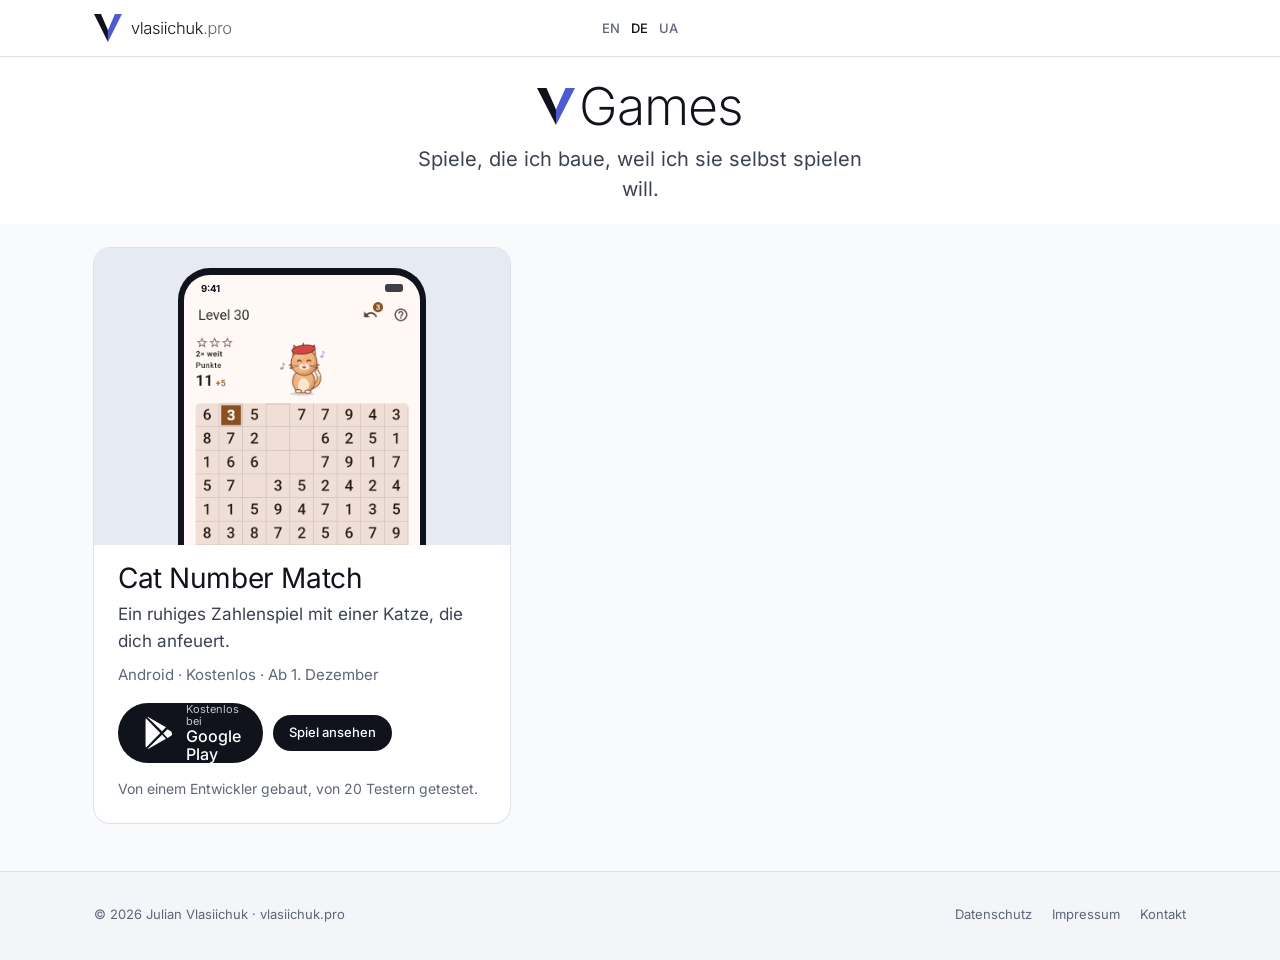
<file: games/de/index.html>
<!doctype html>
<html lang="de">
<head>
<meta charset="utf-8">
<meta name="viewport" content="width=device-width, initial-scale=1">
<title>vGames · Spiele, die ich selbst spielen will</title>
<meta name="description" content="vGames: Spiele, die ich baue, weil ich sie selbst spielen will, von vlasiichuk.pro. Zuerst Cat Number Match.">
<meta name="theme-color" content="#ffffff">
<meta property="og:title" content="vGames">
<meta property="og:description" content="vGames: Spiele, die ich baue, weil ich sie selbst spielen will, von vlasiichuk.pro. Zuerst Cat Number Match.">
<meta property="og:image" content="https://vgames.vlasiichuk.pro/cat-number-match/img/en/1-board.png">
<meta property="og:locale" content="de_DE">
<link rel="icon" href="/cat-number-match/brand/vmark-paper.svg" type="image/svg+xml">
<link rel="canonical" href="https://vgames.vlasiichuk.pro/games/de/">
<link rel="alternate" hreflang="en" href="https://vgames.vlasiichuk.pro/games/">
<link rel="alternate" hreflang="de" href="https://vgames.vlasiichuk.pro/games/de/">
<link rel="alternate" hreflang="uk" href="https://vgames.vlasiichuk.pro/games/ua/">
<link rel="alternate" hreflang="x-default" href="https://vgames.vlasiichuk.pro/games/">
<link rel="preload" href="/cat-number-match/fonts/inter-latin-wght-normal.woff2" as="font" type="font/woff2" crossorigin>
<link rel="stylesheet" href="/cat-number-match/page.css">
<link rel="stylesheet" href="/hub.css">
<!-- GENERATED by tool/hub/build.js. Edit that script and run it; do not edit this file by hand. -->
</head>
<body>
<a class="skip" href="#main">Zum Inhalt springen</a>

<header class="site-header">
  <div class="wrap">
    <a class="brand" href="https://vlasiichuk.pro/de"><img src="/cat-number-match/brand/lockup-paper.svg" alt="vlasiichuk.pro" width="138" height="28"></a>
    <div class="head-right">
      <nav class="lang" aria-label="Sprache">
        <a href="/games/?l=en" hreflang="en" lang="en">EN</a>
        <a href="#" aria-current="page" hreflang="de" lang="de" onclick="return false">DE</a>
        <a href="/games/ua/" hreflang="uk" lang="uk">UA</a>
      </nav>
    </div>
  </div>
</header>

<main id="main">
  <section class="hub-hero">
    <div class="wrap">
      <h1 aria-label="vGames"><img class="v" src="/cat-number-match/brand/vmark-paper.svg" alt="" width="72" height="72"><span aria-hidden="true">Games</span></h1>
      <p class="lead">Spiele, die ich baue, weil ich sie selbst spielen will.</p>
    </div>
  </section>

  <section class="section panel" id="games" aria-labelledby="games-title">
    <div class="wrap">
      <h2 id="games-title" class="sr-only">Spiele</h2>
      <div class="games">

        <article class="game">
          <a class="game-link" href="/cat-number-match/de/">
            <div class="game-shot">
              <div class="shot"><div class="scr"><span class="sb" aria-hidden="true"><b>9:41</b><i></i></span><img src="/cat-number-match/img/de/1-board.png" alt="Cat Number Match: das Zahlenfeld mit der Katze darüber" width="540" height="1080" loading="lazy"></div></div>
            </div>
            <div class="game-info">
              <h3>Cat Number Match</h3>
              <p>Ein ruhiges Zahlenspiel mit einer Katze, die dich anfeuert.</p>
              <p class="game-meta">Android · Kostenlos · Ab 1. Dezember</p>
            </div>
          </a>
          <div class="game-actions">
            <a class="btn" href="https://play.google.com/store/apps/details?id=pro.vlasiichuk.cat_number_match" target="_blank" rel="noopener"><svg viewBox="0 0 24 24" aria-hidden="true"><path fill="currentColor" d="M4.1 2.3c-.3.3-.4.7-.4 1.2v17c0 .5.1.9.4 1.2l9.4-9.7-9.4-9.7zm10.6 8.5 2.6-2.7L6 1.6c-.4-.2-.8-.3-1.1-.2l9.8 9.4zm0 2.4-9.8 9.4c.3.1.7 0 1.1-.2l11.3-6.5-2.6-2.7zm6.1-2.2-2.5-1.5-2.8 2.9 2.8 2.9 2.5-1.5c.8-.5.8-1.8 0-2.8z"/></svg><span class="two"><small>Kostenlos bei</small>Google Play</span></a>
            <a class="btn btn-ghost btn-sm" href="/cat-number-match/de/">Spiel ansehen</a>
          </div>
          <p class="game-proof">Von einem Entwickler gebaut, von 20 Testern getestet.</p>
        </article>
      </div>
    </div>
  </section>
</main>

<footer class="site-footer">
  <div class="wrap">
    <div class="foot">
      <span>© 2026 Julian Vlasiichuk · <a href="https://vlasiichuk.pro/de">vlasiichuk.pro</a></span>
      <nav aria-label="Rechtliches">
        <a href="/cat-number-match/privacy/">Datenschutz</a>
        <a href="https://vlasiichuk.pro/de/imprint">Impressum</a>
        <a href="mailto:catnumbermatch@gmail.com">Kontakt</a>
      </nav>
    </div>
  </div>
</footer>
</body>
</html>
</file>
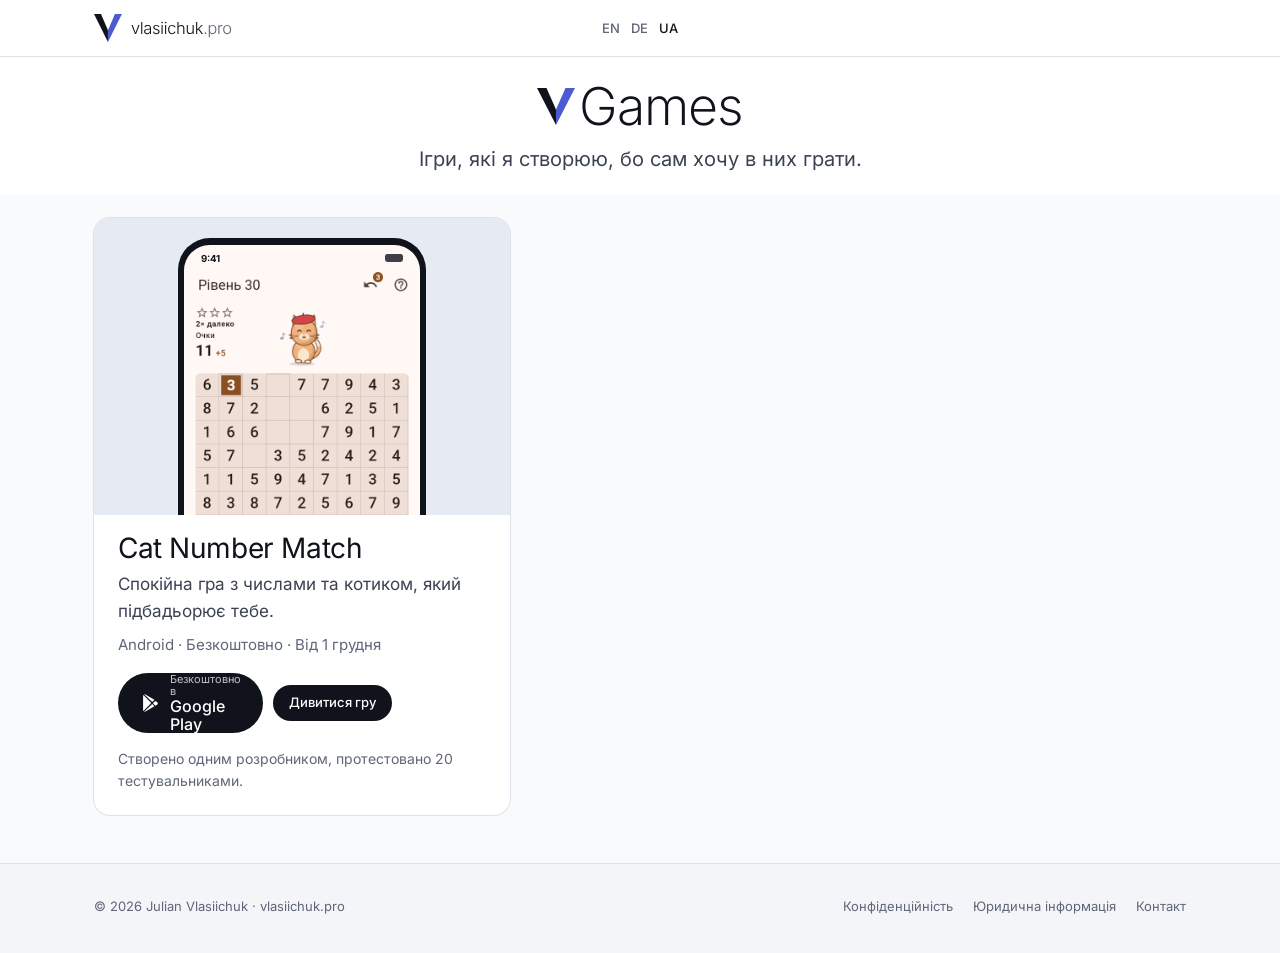
<file: games/ua/index.html>
<!doctype html>
<html lang="uk">
<head>
<meta charset="utf-8">
<meta name="viewport" content="width=device-width, initial-scale=1">
<title>vGames · ігри, у які я сам хочу грати</title>
<meta name="description" content="vGames: ігри, які я створюю, бо сам хочу в них грати, від vlasiichuk.pro. Починаємо з Cat Number Match.">
<meta name="theme-color" content="#ffffff">
<meta property="og:title" content="vGames">
<meta property="og:description" content="vGames: ігри, які я створюю, бо сам хочу в них грати, від vlasiichuk.pro. Починаємо з Cat Number Match.">
<meta property="og:image" content="https://vgames.vlasiichuk.pro/cat-number-match/img/en/1-board.png">
<meta property="og:locale" content="uk_UA">
<link rel="icon" href="/cat-number-match/brand/vmark-paper.svg" type="image/svg+xml">
<link rel="canonical" href="https://vgames.vlasiichuk.pro/games/ua/">
<link rel="alternate" hreflang="en" href="https://vgames.vlasiichuk.pro/games/">
<link rel="alternate" hreflang="de" href="https://vgames.vlasiichuk.pro/games/de/">
<link rel="alternate" hreflang="uk" href="https://vgames.vlasiichuk.pro/games/ua/">
<link rel="alternate" hreflang="x-default" href="https://vgames.vlasiichuk.pro/games/">
<link rel="preload" href="/cat-number-match/fonts/inter-latin-wght-normal.woff2" as="font" type="font/woff2" crossorigin>
<link rel="preload" href="/cat-number-match/fonts/inter-cyrillic-wght-normal.woff2" as="font" type="font/woff2" crossorigin>
<link rel="stylesheet" href="/cat-number-match/page.css">
<link rel="stylesheet" href="/hub.css">
<!-- GENERATED by tool/hub/build.js. Edit that script and run it; do not edit this file by hand. -->
</head>
<body>
<a class="skip" href="#main">Перейти до змісту</a>

<header class="site-header">
  <div class="wrap">
    <a class="brand" href="https://vlasiichuk.pro/ua"><img src="/cat-number-match/brand/lockup-paper.svg" alt="vlasiichuk.pro" width="138" height="28"></a>
    <div class="head-right">
      <nav class="lang" aria-label="Мова">
        <a href="/games/?l=en" hreflang="en" lang="en">EN</a>
        <a href="/games/de/" hreflang="de" lang="de">DE</a>
        <a href="#" aria-current="page" hreflang="uk" lang="uk" onclick="return false">UA</a>
      </nav>
    </div>
  </div>
</header>

<main id="main">
  <section class="hub-hero">
    <div class="wrap">
      <h1 aria-label="vGames"><img class="v" src="/cat-number-match/brand/vmark-paper.svg" alt="" width="72" height="72"><span aria-hidden="true">Games</span></h1>
      <p class="lead">Ігри, які я створюю, бо сам хочу в них грати.</p>
    </div>
  </section>

  <section class="section panel" id="games" aria-labelledby="games-title">
    <div class="wrap">
      <h2 id="games-title" class="sr-only">Ігри</h2>
      <div class="games">

        <article class="game">
          <a class="game-link" href="/cat-number-match/ua/">
            <div class="game-shot">
              <div class="shot"><div class="scr"><span class="sb" aria-hidden="true"><b>9:41</b><i></i></span><img src="/cat-number-match/img/uk/1-board.png" alt="Cat Number Match: поле з числами та котик над ним" width="540" height="1080" loading="lazy"></div></div>
            </div>
            <div class="game-info">
              <h3>Cat Number Match</h3>
              <p>Спокійна гра з числами та котиком, який підбадьорює тебе.</p>
              <p class="game-meta">Android · Безкоштовно · Від 1 грудня</p>
            </div>
          </a>
          <div class="game-actions">
            <a class="btn" href="https://play.google.com/store/apps/details?id=pro.vlasiichuk.cat_number_match" target="_blank" rel="noopener"><svg viewBox="0 0 24 24" aria-hidden="true"><path fill="currentColor" d="M4.1 2.3c-.3.3-.4.7-.4 1.2v17c0 .5.1.9.4 1.2l9.4-9.7-9.4-9.7zm10.6 8.5 2.6-2.7L6 1.6c-.4-.2-.8-.3-1.1-.2l9.8 9.4zm0 2.4-9.8 9.4c.3.1.7 0 1.1-.2l11.3-6.5-2.6-2.7zm6.1-2.2-2.5-1.5-2.8 2.9 2.8 2.9 2.5-1.5c.8-.5.8-1.8 0-2.8z"/></svg><span class="two"><small>Безкоштовно в</small>Google Play</span></a>
            <a class="btn btn-ghost btn-sm" href="/cat-number-match/ua/">Дивитися гру</a>
          </div>
          <p class="game-proof">Створено одним розробником, протестовано 20 тестувальниками.</p>
        </article>
      </div>
    </div>
  </section>
</main>

<footer class="site-footer">
  <div class="wrap">
    <div class="foot">
      <span>© 2026 Julian Vlasiichuk · <a href="https://vlasiichuk.pro/ua">vlasiichuk.pro</a></span>
      <nav aria-label="Правова інформація">
        <a href="/cat-number-match/privacy/">Конфіденційність</a>
        <a href="https://vlasiichuk.pro/ua/imprint">Юридична інформація</a>
        <a href="mailto:catnumbermatch@gmail.com">Контакт</a>
      </nav>
    </div>
  </div>
</footer>
</body>
</html>
</file>
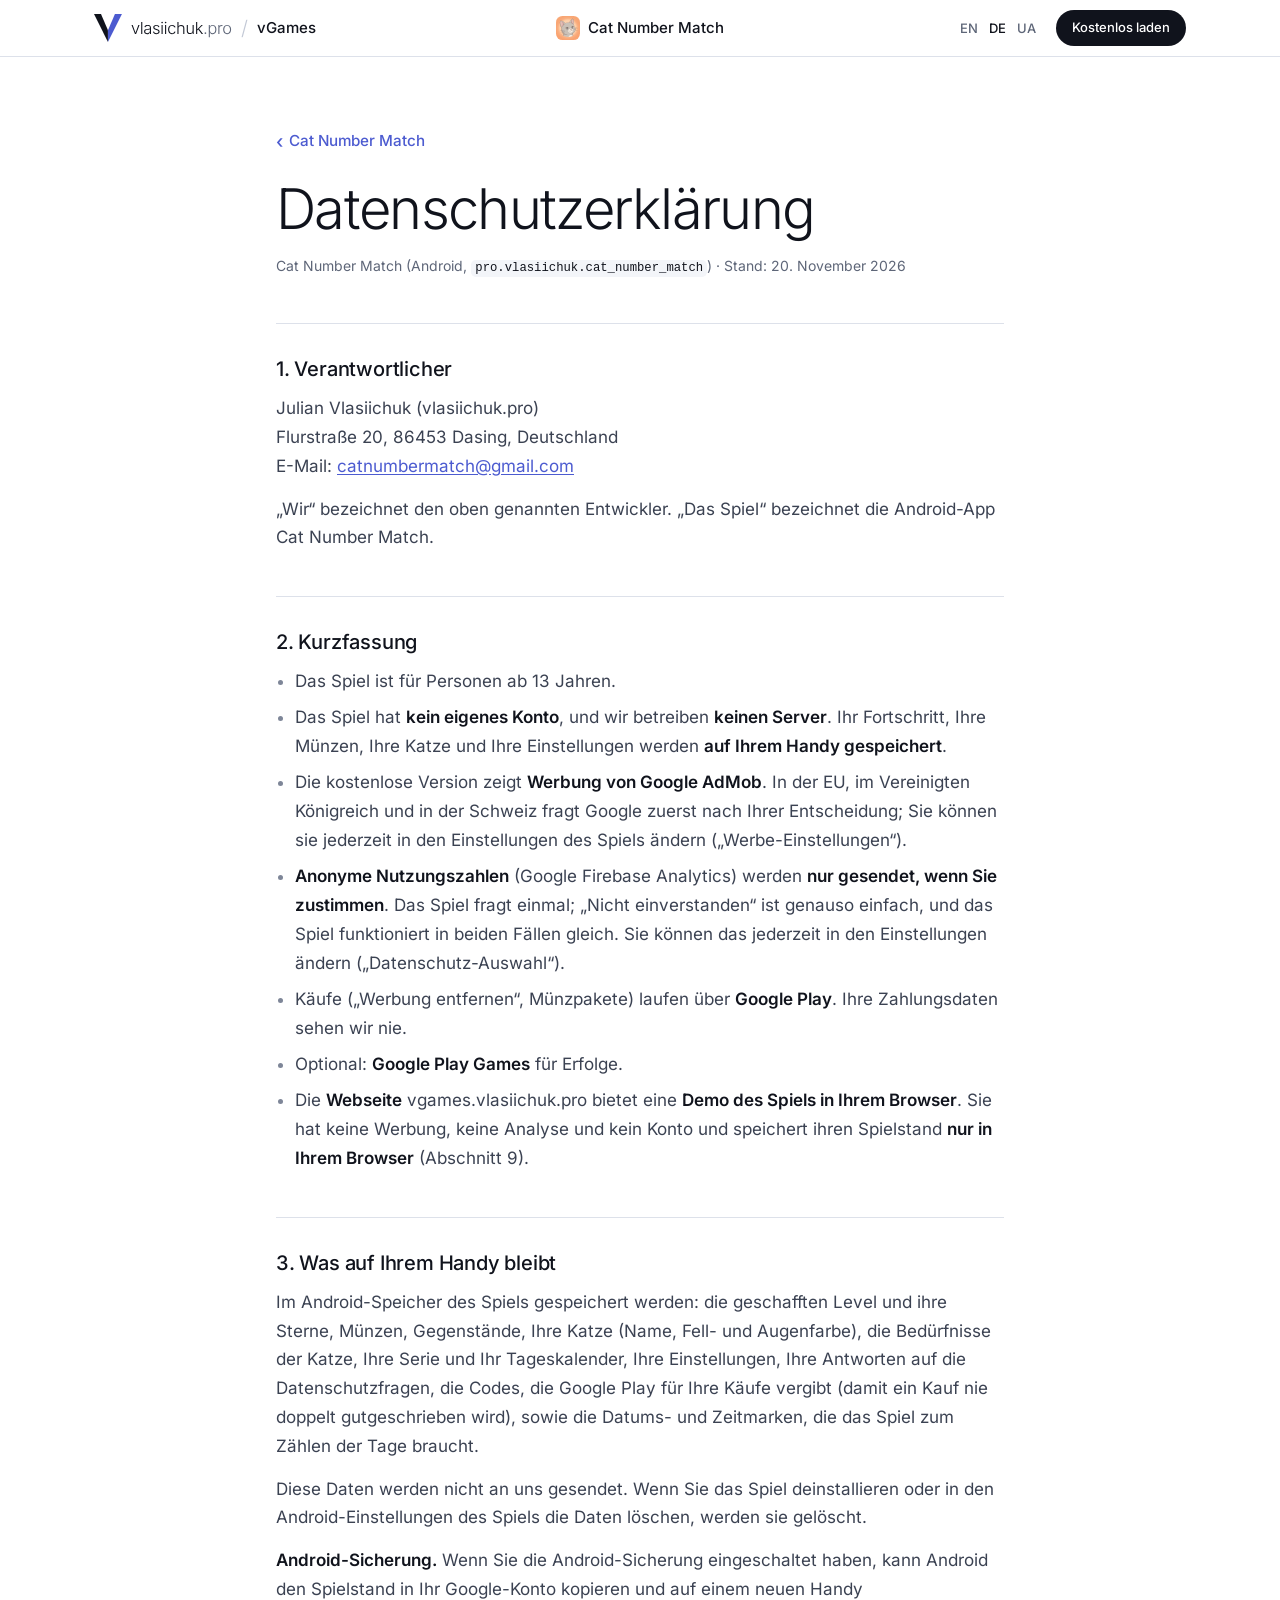
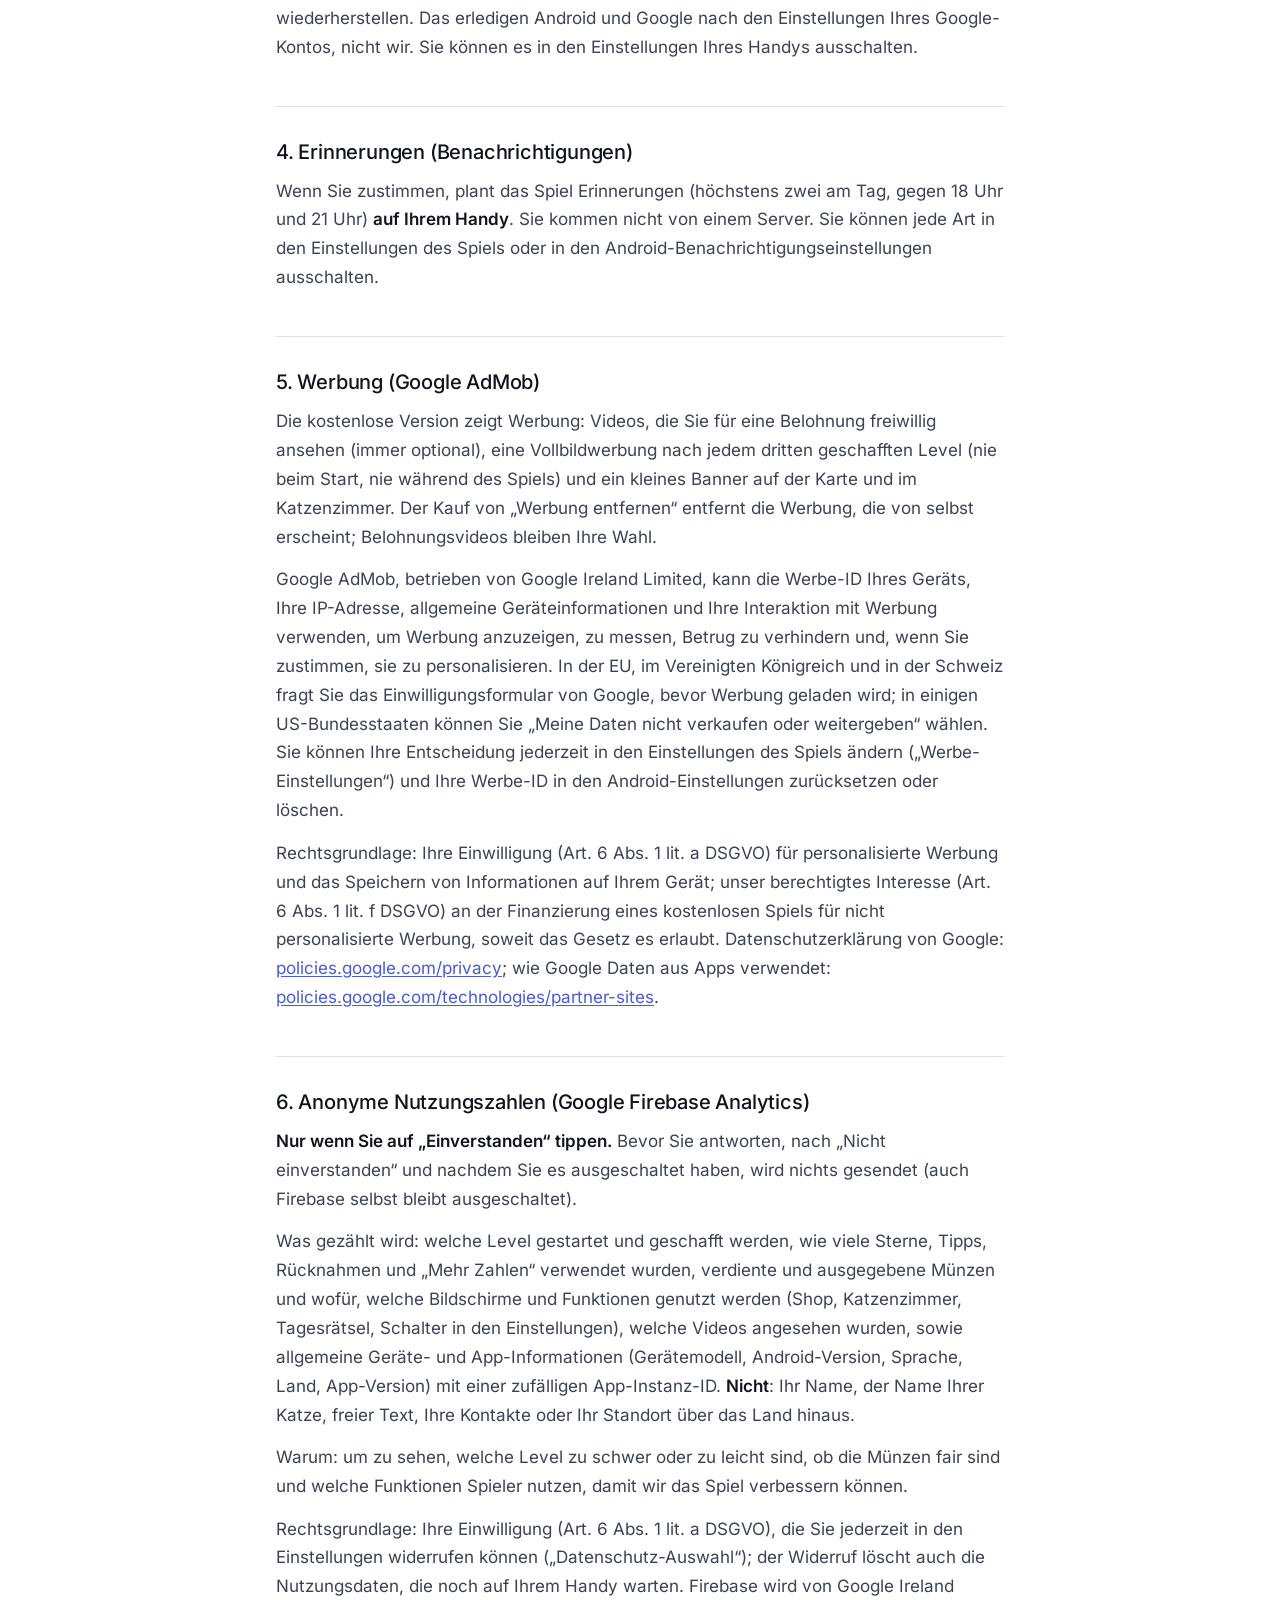
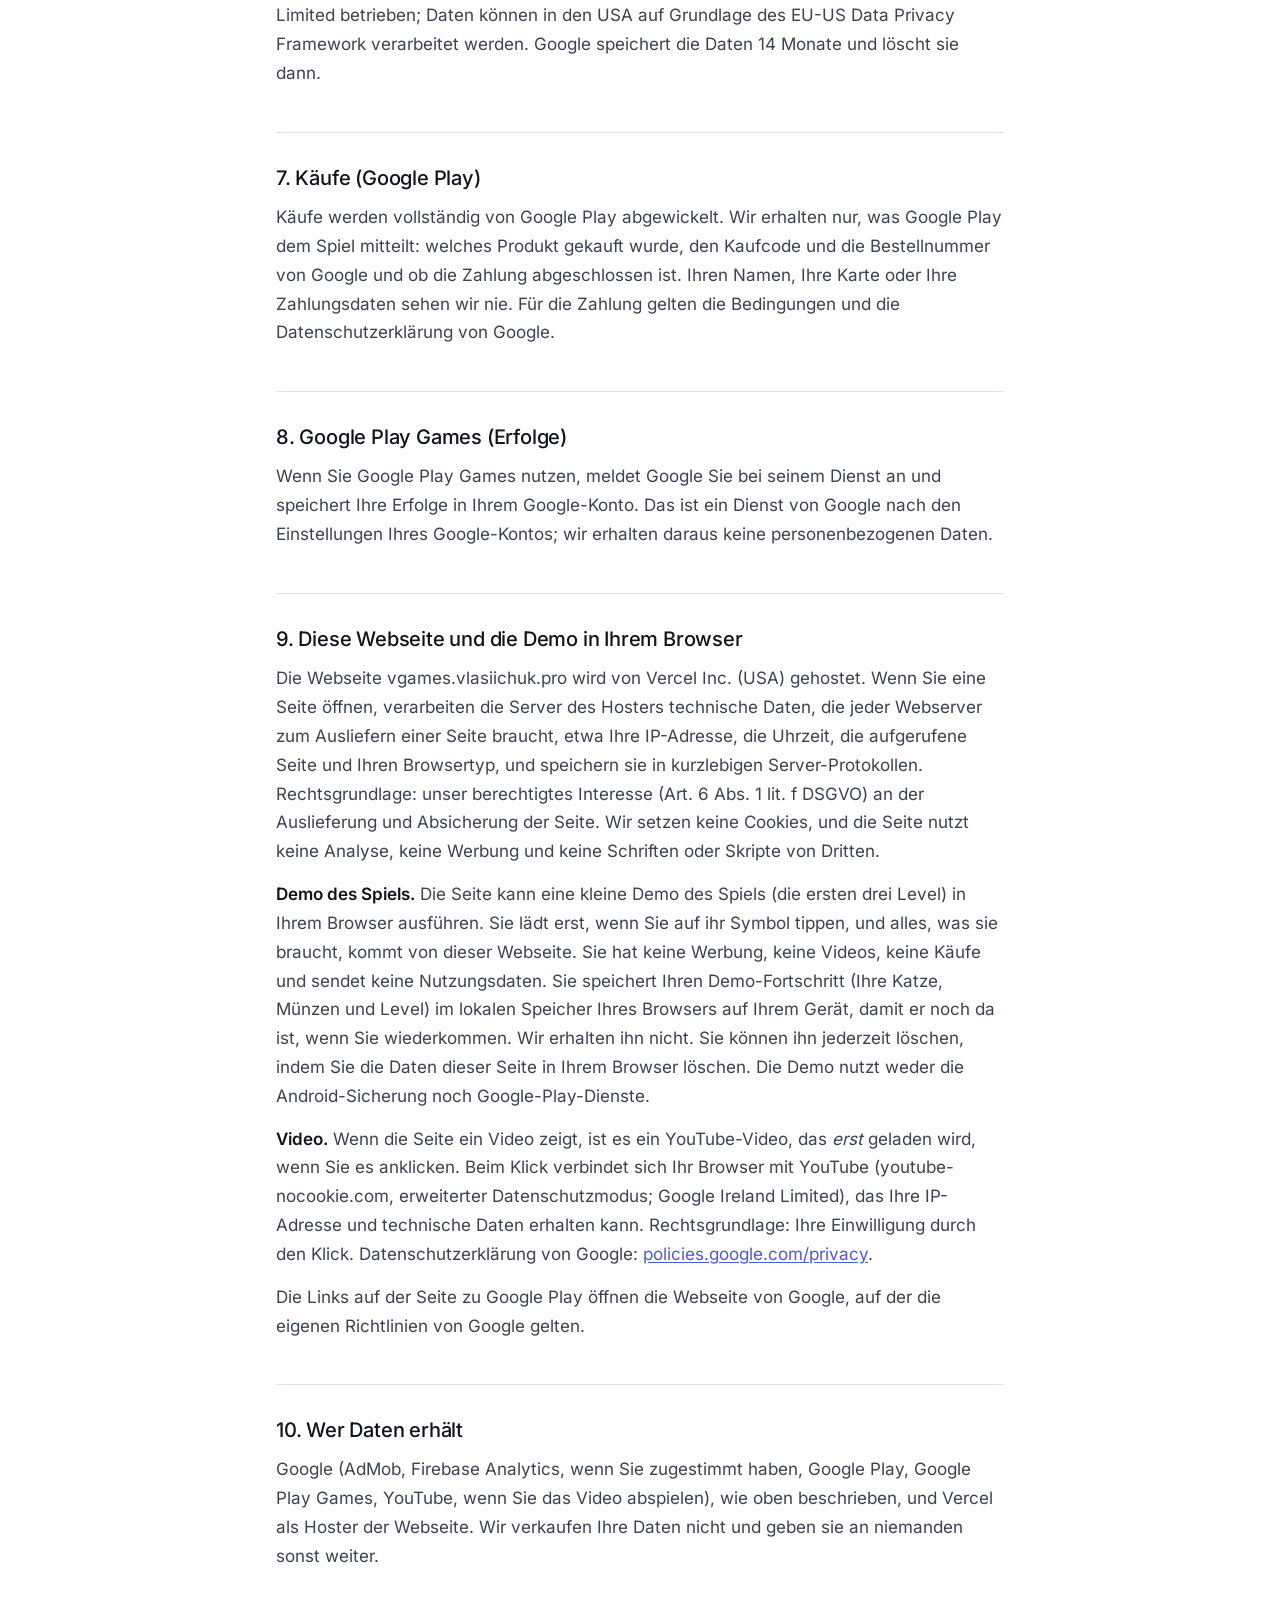
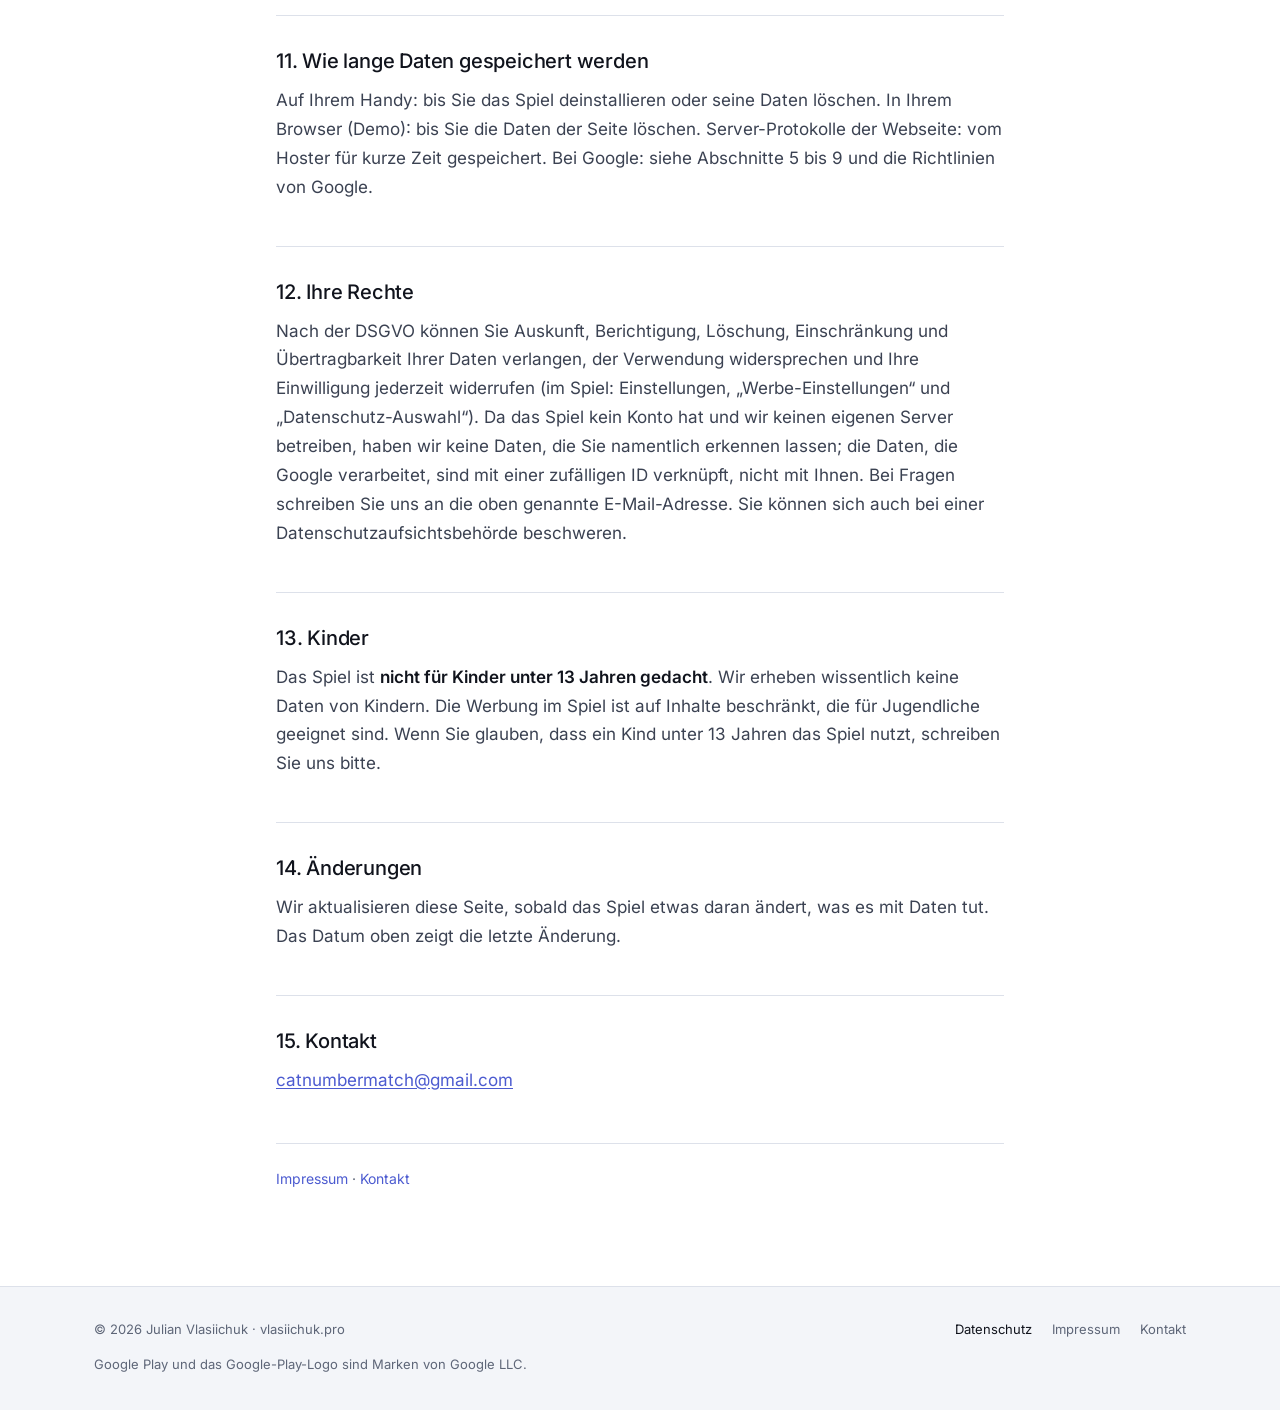
<file: cat-number-match/privacy/de/index.html>
<!doctype html>
<html lang="de">
<head>
<meta charset="utf-8">
<meta name="viewport" content="width=device-width, initial-scale=1">
<title>Datenschutzerklärung · Cat Number Match</title>
<meta name="theme-color" content="#ffffff">
<link rel="icon" href="/cat-number-match/img/app-icon.png">
<link rel="canonical" href="https://vgames.vlasiichuk.pro/cat-number-match/privacy/de/">
<link rel="alternate" hreflang="en" href="https://vgames.vlasiichuk.pro/cat-number-match/privacy/">
<link rel="alternate" hreflang="de" href="https://vgames.vlasiichuk.pro/cat-number-match/privacy/de/">
<link rel="alternate" hreflang="uk" href="https://vgames.vlasiichuk.pro/cat-number-match/privacy/ua/">
<link rel="preload" href="/cat-number-match/fonts/inter-latin-wght-normal.woff2" as="font" type="font/woff2" crossorigin>
<link rel="stylesheet" href="/cat-number-match/page.css">
<!--
  GENERATED by tool/landing/build.mjs from tool/landing/privacy-de.html.
  Edit the text there (all three languages together) (it must match what the uploaded build does), then run
  "node tool/landing/build.mjs".
-->
</head>
<body>
<a class="skip" href="#main">Zum Inhalt springen</a>

<header class="site-header">
  <div class="wrap">
    <div class="head-left">
      <a class="brand" href="https://vlasiichuk.pro/de"><img src="/cat-number-match/brand/lockup-paper.svg" alt="vlasiichuk.pro" width="138" height="28"></a>
      <span class="crumb-sep" aria-hidden="true">/</span>
      <a class="hub" href="/games/de/" title="Alle Spiele von vlasiichuk.pro">vGames</a>
    </div>
    <a class="head-game is-link" href="/cat-number-match/de/"><img src="/cat-number-match/img/app-icon.png" alt="" width="24" height="24">Cat Number Match</a>
    <div class="head-right">
      <nav class="lang" aria-label="Sprache">
        <a href="/cat-number-match/privacy/" hreflang="en" lang="en">EN</a>
        <a href="#" aria-current="page" hreflang="de" lang="de" onclick="return false">DE</a>
        <a href="/cat-number-match/privacy/ua/" hreflang="uk" lang="uk">UA</a>
      </nav>
      <a class="btn btn-sm head-cta" href="https://play.google.com/store/apps/details?id=pro.vlasiichuk.cat_number_match" target="_blank" rel="noopener">Kostenlos laden</a>
    </div>
  </div>
</header>

<main id="main" class="legal">
  <div class="legal-wrap">
    <p class="back"><a class="link-arrow" href="/cat-number-match/de/"><span aria-hidden="true">‹</span> Cat Number Match</a></p>
    <h1>Datenschutzerklärung</h1>
    <div class="legal-body">
<p class="meta">Cat Number Match (Android, <code>pro.vlasiichuk.cat_number_match</code>) · Stand: 20. November 2026</p>

<h2>1. Verantwortlicher</h2>
<p>Julian Vlasiichuk (vlasiichuk.pro)<br>
Flurstraße 20, 86453 Dasing, Deutschland<br>
E-Mail: <a href="mailto:catnumbermatch@gmail.com">catnumbermatch@gmail.com</a></p>
<p>„Wir“ bezeichnet den oben genannten Entwickler. „Das Spiel“ bezeichnet die Android-App Cat Number Match.</p>

<h2>2. Kurzfassung</h2>
<ul>
<li>Das Spiel ist für Personen ab 13 Jahren.</li>
<li>Das Spiel hat <strong>kein eigenes Konto</strong>, und wir betreiben <strong>keinen Server</strong>. Ihr Fortschritt, Ihre Münzen, Ihre Katze und Ihre Einstellungen werden <strong>auf Ihrem Handy gespeichert</strong>.</li>
<li>Die kostenlose Version zeigt <strong>Werbung von Google AdMob</strong>. In der EU, im Vereinigten Königreich und in der Schweiz fragt Google zuerst nach Ihrer Entscheidung; Sie können sie jederzeit in den Einstellungen des Spiels ändern („Werbe-Einstellungen“).</li>
<li><strong>Anonyme Nutzungszahlen</strong> (Google Firebase Analytics) werden <strong>nur gesendet, wenn Sie zustimmen</strong>. Das Spiel fragt einmal; „Nicht einverstanden“ ist genauso einfach, und das Spiel funktioniert in beiden Fällen gleich. Sie können das jederzeit in den Einstellungen ändern („Datenschutz-Auswahl“).</li>
<li>Käufe („Werbung entfernen“, Münzpakete) laufen über <strong>Google Play</strong>. Ihre Zahlungsdaten sehen wir nie.</li>
<li>Optional: <strong>Google Play Games</strong> für Erfolge.</li>
<li>Die <strong>Webseite</strong> vgames.vlasiichuk.pro bietet eine <strong>Demo des Spiels in Ihrem Browser</strong>. Sie hat keine Werbung, keine Analyse und kein Konto und speichert ihren Spielstand <strong>nur in Ihrem Browser</strong> (Abschnitt 9).</li>
</ul>

<h2>3. Was auf Ihrem Handy bleibt</h2>
<p>Im Android-Speicher des Spiels gespeichert werden: die geschafften Level und ihre Sterne, Münzen, Gegenstände, Ihre Katze (Name, Fell- und Augenfarbe), die Bedürfnisse der Katze, Ihre Serie und Ihr Tageskalender, Ihre Einstellungen, Ihre Antworten auf die Datenschutzfragen, die Codes, die Google Play für Ihre Käufe vergibt (damit ein Kauf nie doppelt gutgeschrieben wird), sowie die Datums- und Zeitmarken, die das Spiel zum Zählen der Tage braucht.</p>
<p>Diese Daten werden nicht an uns gesendet. Wenn Sie das Spiel deinstallieren oder in den Android-Einstellungen des Spiels die Daten löschen, werden sie gelöscht.</p>
<p><strong>Android-Sicherung.</strong> Wenn Sie die Android-Sicherung eingeschaltet haben, kann Android den Spielstand in Ihr Google-Konto kopieren und auf einem neuen Handy wiederherstellen. Das erledigen Android und Google nach den Einstellungen Ihres Google-Kontos, nicht wir. Sie können es in den Einstellungen Ihres Handys ausschalten.</p>

<h2>4. Erinnerungen (Benachrichtigungen)</h2>
<p>Wenn Sie zustimmen, plant das Spiel Erinnerungen (höchstens zwei am Tag, gegen 18 Uhr und 21 Uhr) <strong>auf Ihrem Handy</strong>. Sie kommen nicht von einem Server. Sie können jede Art in den Einstellungen des Spiels oder in den Android-Benachrichtigungseinstellungen ausschalten.</p>

<h2>5. Werbung (Google AdMob)</h2>
<p>Die kostenlose Version zeigt Werbung: Videos, die Sie für eine Belohnung freiwillig ansehen (immer optional), eine Vollbildwerbung nach jedem dritten geschafften Level (nie beim Start, nie während des Spiels) und ein kleines Banner auf der Karte und im Katzenzimmer. Der Kauf von „Werbung entfernen“ entfernt die Werbung, die von selbst erscheint; Belohnungsvideos bleiben Ihre Wahl.</p>
<p>Google AdMob, betrieben von Google Ireland Limited, kann die Werbe-ID Ihres Geräts, Ihre IP-Adresse, allgemeine Geräteinformationen und Ihre Interaktion mit Werbung verwenden, um Werbung anzuzeigen, zu messen, Betrug zu verhindern und, wenn Sie zustimmen, sie zu personalisieren. In der EU, im Vereinigten Königreich und in der Schweiz fragt Sie das Einwilligungsformular von Google, bevor Werbung geladen wird; in einigen US-Bundesstaaten können Sie „Meine Daten nicht verkaufen oder weitergeben“ wählen. Sie können Ihre Entscheidung jederzeit in den Einstellungen des Spiels ändern („Werbe-Einstellungen“) und Ihre Werbe-ID in den Android-Einstellungen zurücksetzen oder löschen.</p>
<p>Rechtsgrundlage: Ihre Einwilligung (Art. 6 Abs. 1 lit. a DSGVO) für personalisierte Werbung und das Speichern von Informationen auf Ihrem Gerät; unser berechtigtes Interesse (Art. 6 Abs. 1 lit. f DSGVO) an der Finanzierung eines kostenlosen Spiels für nicht personalisierte Werbung, soweit das Gesetz es erlaubt. Datenschutzerklärung von Google: <a href="https://policies.google.com/privacy">policies.google.com/privacy</a>; wie Google Daten aus Apps verwendet: <a href="https://policies.google.com/technologies/partner-sites">policies.google.com/technologies/partner-sites</a>.</p>

<h2>6. Anonyme Nutzungszahlen (Google Firebase Analytics)</h2>
<p><strong>Nur wenn Sie auf „Einverstanden“ tippen.</strong> Bevor Sie antworten, nach „Nicht einverstanden“ und nachdem Sie es ausgeschaltet haben, wird nichts gesendet (auch Firebase selbst bleibt ausgeschaltet).</p>
<p>Was gezählt wird: welche Level gestartet und geschafft werden, wie viele Sterne, Tipps, Rücknahmen und „Mehr Zahlen“ verwendet wurden, verdiente und ausgegebene Münzen und wofür, welche Bildschirme und Funktionen genutzt werden (Shop, Katzenzimmer, Tagesrätsel, Schalter in den Einstellungen), welche Videos angesehen wurden, sowie allgemeine Geräte- und App-Informationen (Gerätemodell, Android-Version, Sprache, Land, App-Version) mit einer zufälligen App-Instanz-ID. <strong>Nicht</strong>: Ihr Name, der Name Ihrer Katze, freier Text, Ihre Kontakte oder Ihr Standort über das Land hinaus.</p>
<p>Warum: um zu sehen, welche Level zu schwer oder zu leicht sind, ob die Münzen fair sind und welche Funktionen Spieler nutzen, damit wir das Spiel verbessern können.</p>
<p>Rechtsgrundlage: Ihre Einwilligung (Art. 6 Abs. 1 lit. a DSGVO), die Sie jederzeit in den Einstellungen widerrufen können („Datenschutz-Auswahl“); der Widerruf löscht auch die Nutzungsdaten, die noch auf Ihrem Handy warten. Firebase wird von Google Ireland Limited betrieben; Daten können in den USA auf Grundlage des EU-US Data Privacy Framework verarbeitet werden. Google speichert die Daten 14 Monate und löscht sie dann.</p>

<h2>7. Käufe (Google Play)</h2>
<p>Käufe werden vollständig von Google Play abgewickelt. Wir erhalten nur, was Google Play dem Spiel mitteilt: welches Produkt gekauft wurde, den Kaufcode und die Bestellnummer von Google und ob die Zahlung abgeschlossen ist. Ihren Namen, Ihre Karte oder Ihre Zahlungsdaten sehen wir nie. Für die Zahlung gelten die Bedingungen und die Datenschutzerklärung von Google.</p>

<h2>8. Google Play Games (Erfolge)</h2>
<p>Wenn Sie Google Play Games nutzen, meldet Google Sie bei seinem Dienst an und speichert Ihre Erfolge in Ihrem Google-Konto. Das ist ein Dienst von Google nach den Einstellungen Ihres Google-Kontos; wir erhalten daraus keine personenbezogenen Daten.</p>

<h2>9. Diese Webseite und die Demo in Ihrem Browser</h2>
<p>Die Webseite vgames.vlasiichuk.pro wird von Vercel Inc. (USA) gehostet. Wenn Sie eine Seite öffnen, verarbeiten die Server des Hosters technische Daten, die jeder Webserver zum Ausliefern einer Seite braucht, etwa Ihre IP-Adresse, die Uhrzeit, die aufgerufene Seite und Ihren Browsertyp, und speichern sie in kurzlebigen Server-Protokollen. Rechtsgrundlage: unser berechtigtes Interesse (Art. 6 Abs. 1 lit. f DSGVO) an der Auslieferung und Absicherung der Seite. Wir setzen keine Cookies, und die Seite nutzt keine Analyse, keine Werbung und keine Schriften oder Skripte von Dritten.</p>
<p><strong>Demo des Spiels.</strong> Die Seite kann eine kleine Demo des Spiels (die ersten drei Level) in Ihrem Browser ausführen. Sie lädt erst, wenn Sie auf ihr Symbol tippen, und alles, was sie braucht, kommt von dieser Webseite. Sie hat keine Werbung, keine Videos, keine Käufe und sendet keine Nutzungsdaten. Sie speichert Ihren Demo-Fortschritt (Ihre Katze, Münzen und Level) im lokalen Speicher Ihres Browsers auf Ihrem Gerät, damit er noch da ist, wenn Sie wiederkommen. Wir erhalten ihn nicht. Sie können ihn jederzeit löschen, indem Sie die Daten dieser Seite in Ihrem Browser löschen. Die Demo nutzt weder die Android-Sicherung noch Google-Play-Dienste.</p>
<p><strong>Video.</strong> Wenn die Seite ein Video zeigt, ist es ein YouTube-Video, das <em>erst</em> geladen wird, wenn Sie es anklicken. Beim Klick verbindet sich Ihr Browser mit YouTube (youtube-nocookie.com, erweiterter Datenschutzmodus; Google Ireland Limited), das Ihre IP-Adresse und technische Daten erhalten kann. Rechtsgrundlage: Ihre Einwilligung durch den Klick. Datenschutzerklärung von Google: <a href="https://policies.google.com/privacy">policies.google.com/privacy</a>.</p>
<p>Die Links auf der Seite zu Google Play öffnen die Webseite von Google, auf der die eigenen Richtlinien von Google gelten.</p>

<h2>10. Wer Daten erhält</h2>
<p>Google (AdMob, Firebase Analytics, wenn Sie zugestimmt haben, Google Play, Google Play Games, YouTube, wenn Sie das Video abspielen), wie oben beschrieben, und Vercel als Hoster der Webseite. Wir verkaufen Ihre Daten nicht und geben sie an niemanden sonst weiter.</p>

<h2>11. Wie lange Daten gespeichert werden</h2>
<p>Auf Ihrem Handy: bis Sie das Spiel deinstallieren oder seine Daten löschen. In Ihrem Browser (Demo): bis Sie die Daten der Seite löschen. Server-Protokolle der Webseite: vom Hoster für kurze Zeit gespeichert. Bei Google: siehe Abschnitte 5 bis 9 und die Richtlinien von Google.</p>

<h2>12. Ihre Rechte</h2>
<p>Nach der DSGVO können Sie Auskunft, Berichtigung, Löschung, Einschränkung und Übertragbarkeit Ihrer Daten verlangen, der Verwendung widersprechen und Ihre Einwilligung jederzeit widerrufen (im Spiel: Einstellungen, „Werbe-Einstellungen“ und „Datenschutz-Auswahl“). Da das Spiel kein Konto hat und wir keinen eigenen Server betreiben, haben wir keine Daten, die Sie namentlich erkennen lassen; die Daten, die Google verarbeitet, sind mit einer zufälligen ID verknüpft, nicht mit Ihnen. Bei Fragen schreiben Sie uns an die oben genannte E-Mail-Adresse. Sie können sich auch bei einer Datenschutzaufsichtsbehörde beschweren.</p>

<h2>13. Kinder</h2>
<p>Das Spiel ist <strong>nicht für Kinder unter 13 Jahren gedacht</strong>. Wir erheben wissentlich keine Daten von Kindern. Die Werbung im Spiel ist auf Inhalte beschränkt, die für Jugendliche geeignet sind. Wenn Sie glauben, dass ein Kind unter 13 Jahren das Spiel nutzt, schreiben Sie uns bitte.</p>

<h2>14. Änderungen</h2>
<p>Wir aktualisieren diese Seite, sobald das Spiel etwas daran ändert, was es mit Daten tut. Das Datum oben zeigt die letzte Änderung.</p>

<h2>15. Kontakt</h2>
<p><a href="mailto:catnumbermatch@gmail.com">catnumbermatch@gmail.com</a></p>
    </div>
    <p class="legal-foot"><a href="https://vlasiichuk.pro/de/imprint">Impressum</a> · <a href="mailto:catnumbermatch@gmail.com">Kontakt</a></p>
  </div>
</main>

<footer class="site-footer">
  <div class="wrap">
    <div class="foot">
      <span>© 2026 Julian Vlasiichuk · <a href="https://vlasiichuk.pro/de">vlasiichuk.pro</a></span>
      <nav aria-label="Rechtliches">
        <a href="./" aria-current="page">Datenschutz</a>
        <a href="https://vlasiichuk.pro/de/imprint">Impressum</a>
        <a href="mailto:catnumbermatch@gmail.com">Kontakt</a>
      </nav>
    </div>
    <p class="foot-small">Google Play und das Google-Play-Logo sind Marken von Google LLC.</p>
  </div>
</footer>

<button type="button" class="to-top" id="to-top" aria-label="Nach oben" title="Nach oben"><svg class="ic" xmlns="http://www.w3.org/2000/svg" viewBox="0 0 24 24" fill="none" stroke="currentColor" stroke-width="1.5" stroke-linecap="round" stroke-linejoin="round" aria-hidden="true" focusable="false"><path d="M4 12h15.5"/><path d="M13.5 6l6 6-6 6" style="stroke:var(--icon-accent, currentColor)"/></svg></button>
<script>
(function () {
  var top = document.getElementById('to-top');
  function topState() { top.toggleAttribute('data-visible', window.scrollY > window.innerHeight * 0.8); }
  topState();
  window.addEventListener('scroll', topState, { passive: true });
  top.addEventListener('click', function () {
    var reduce = window.matchMedia('(prefers-reduced-motion: reduce)').matches;
    window.scrollTo({ top: 0, behavior: reduce ? 'auto' : 'smooth' });
  });
})();
</script>
</body>
</html>
</file>
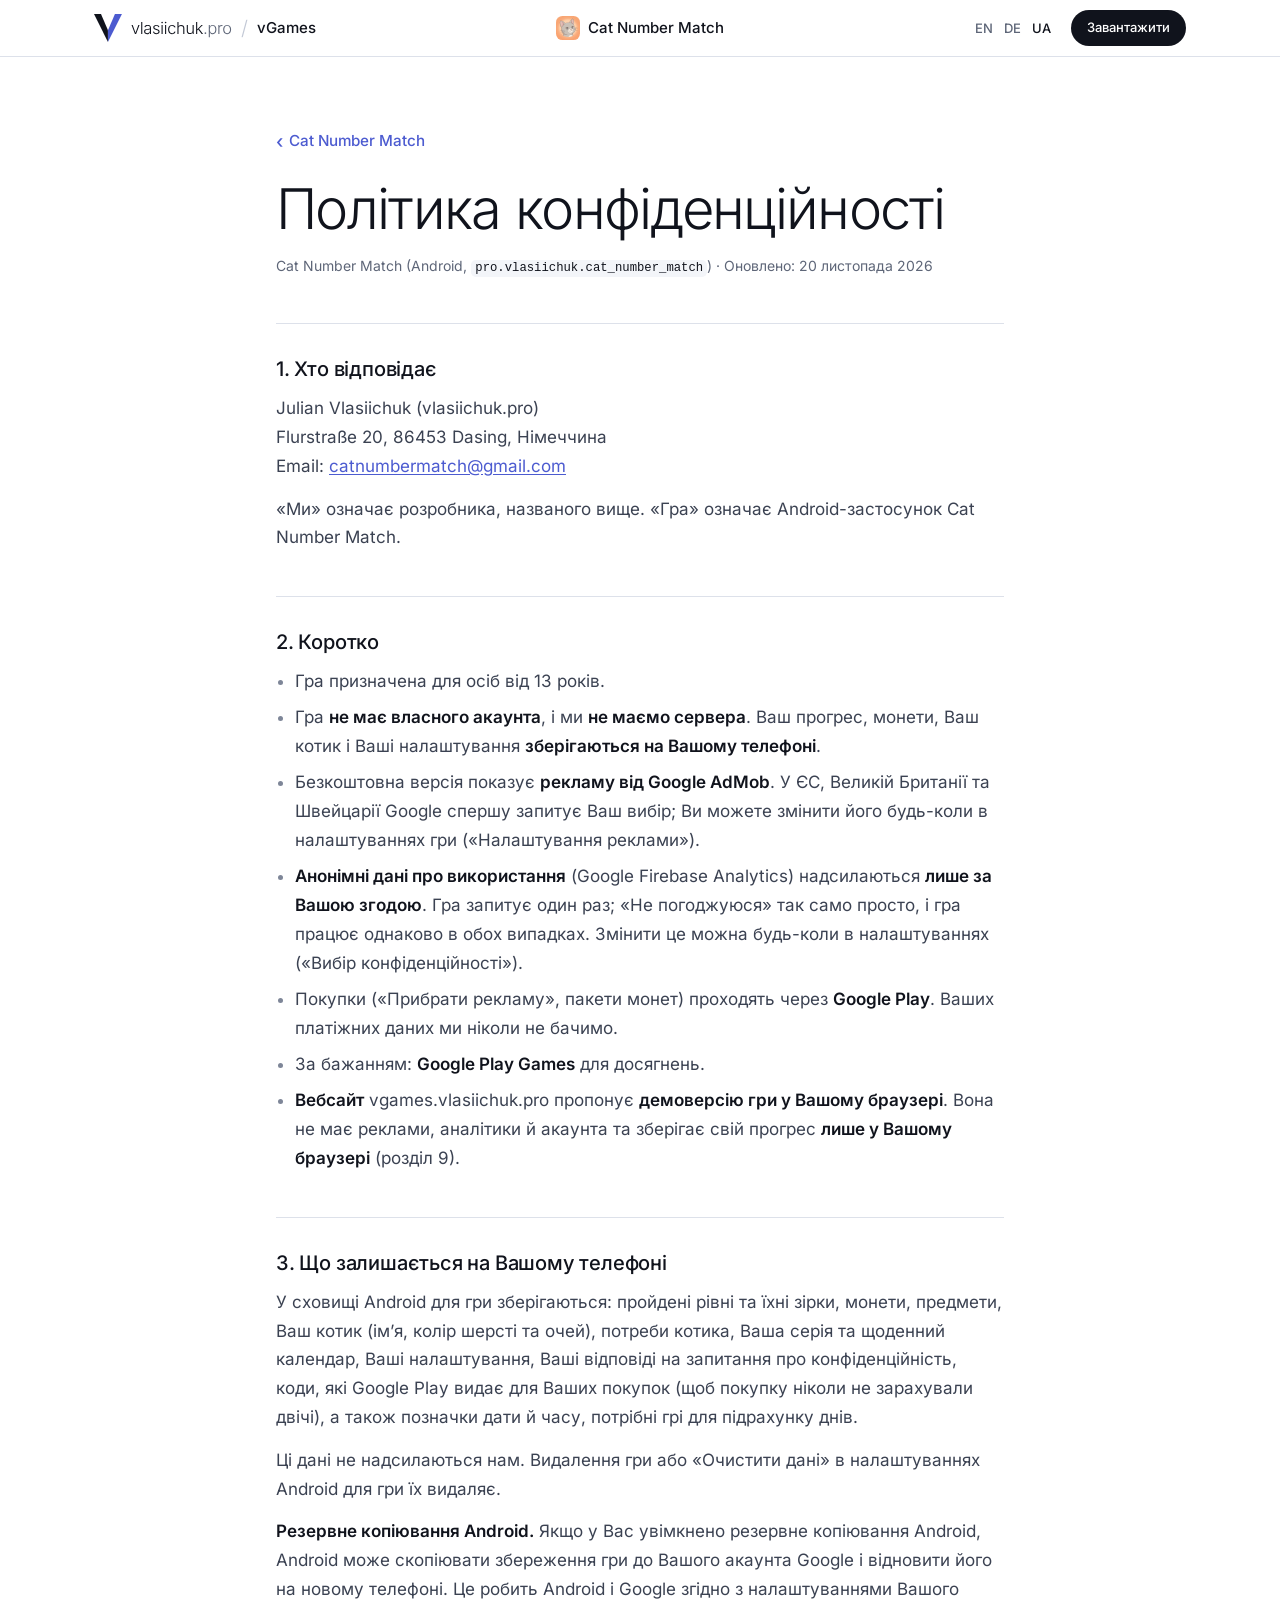
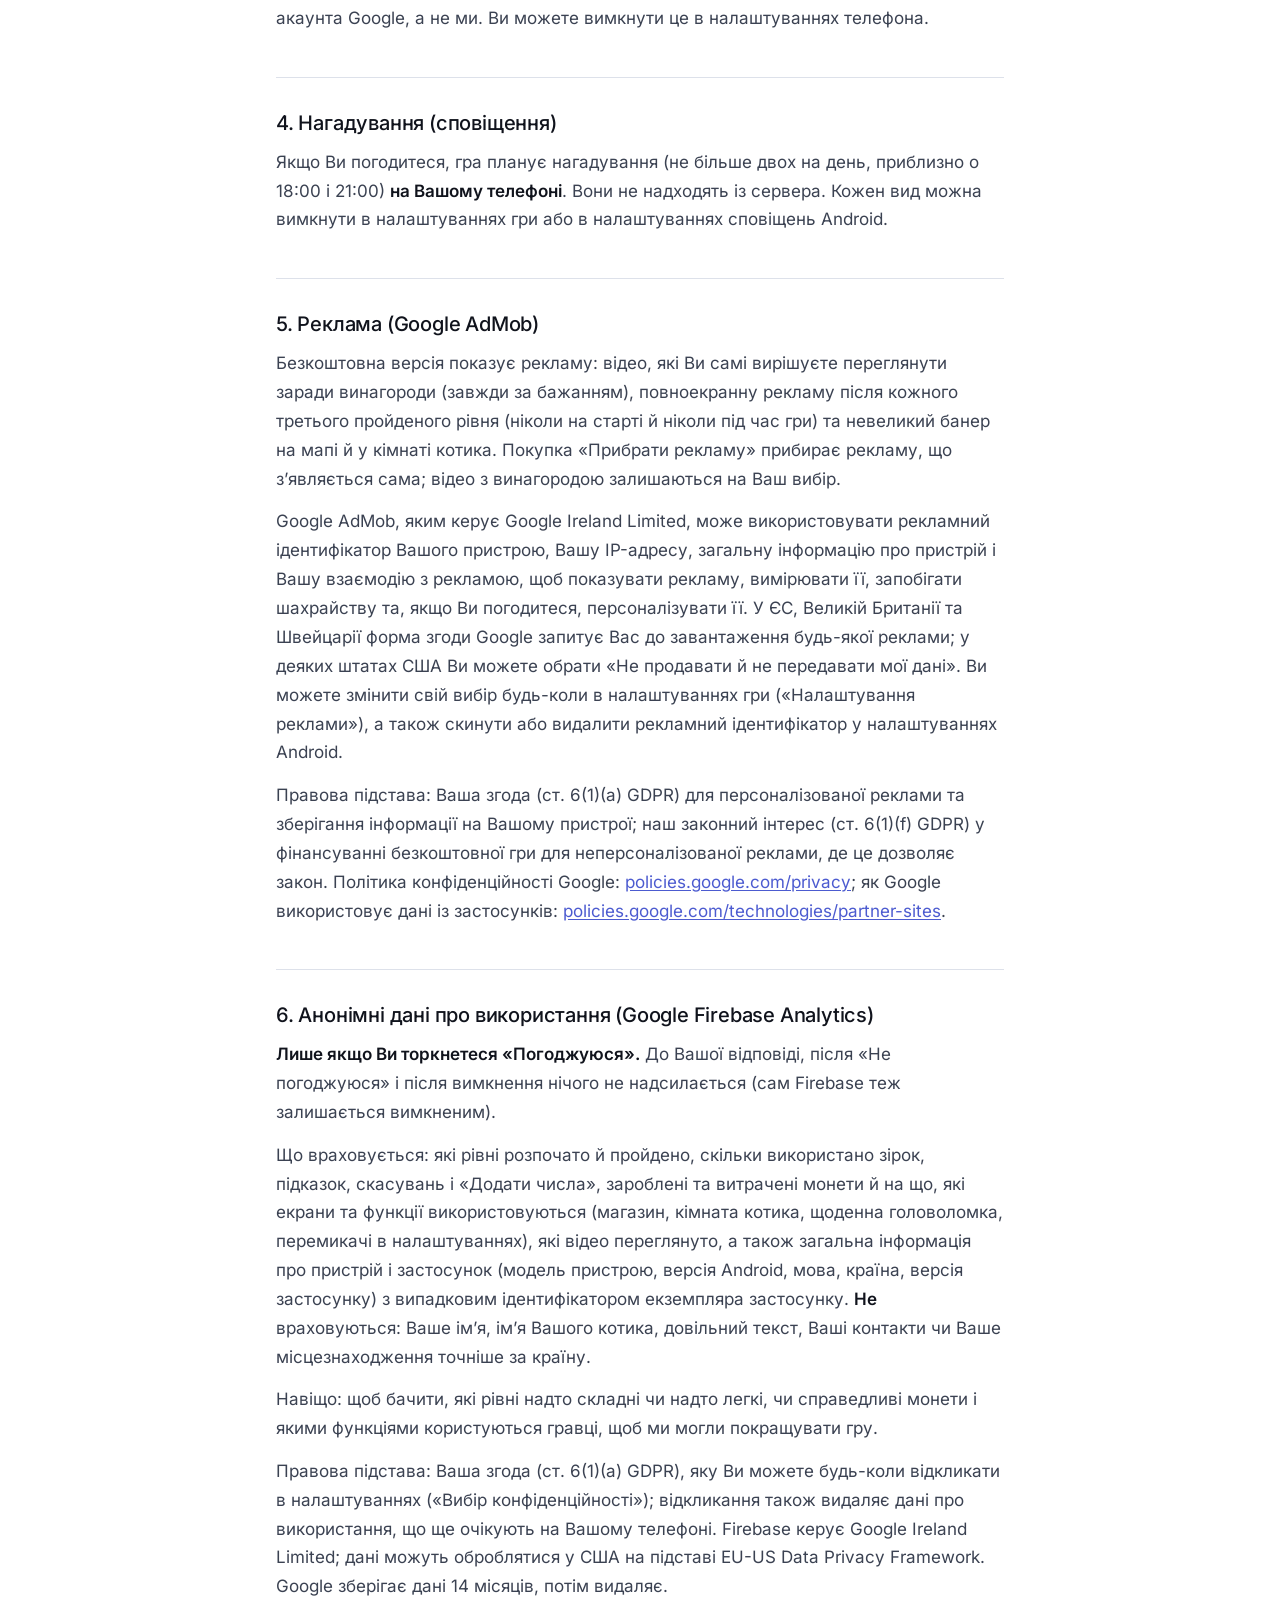
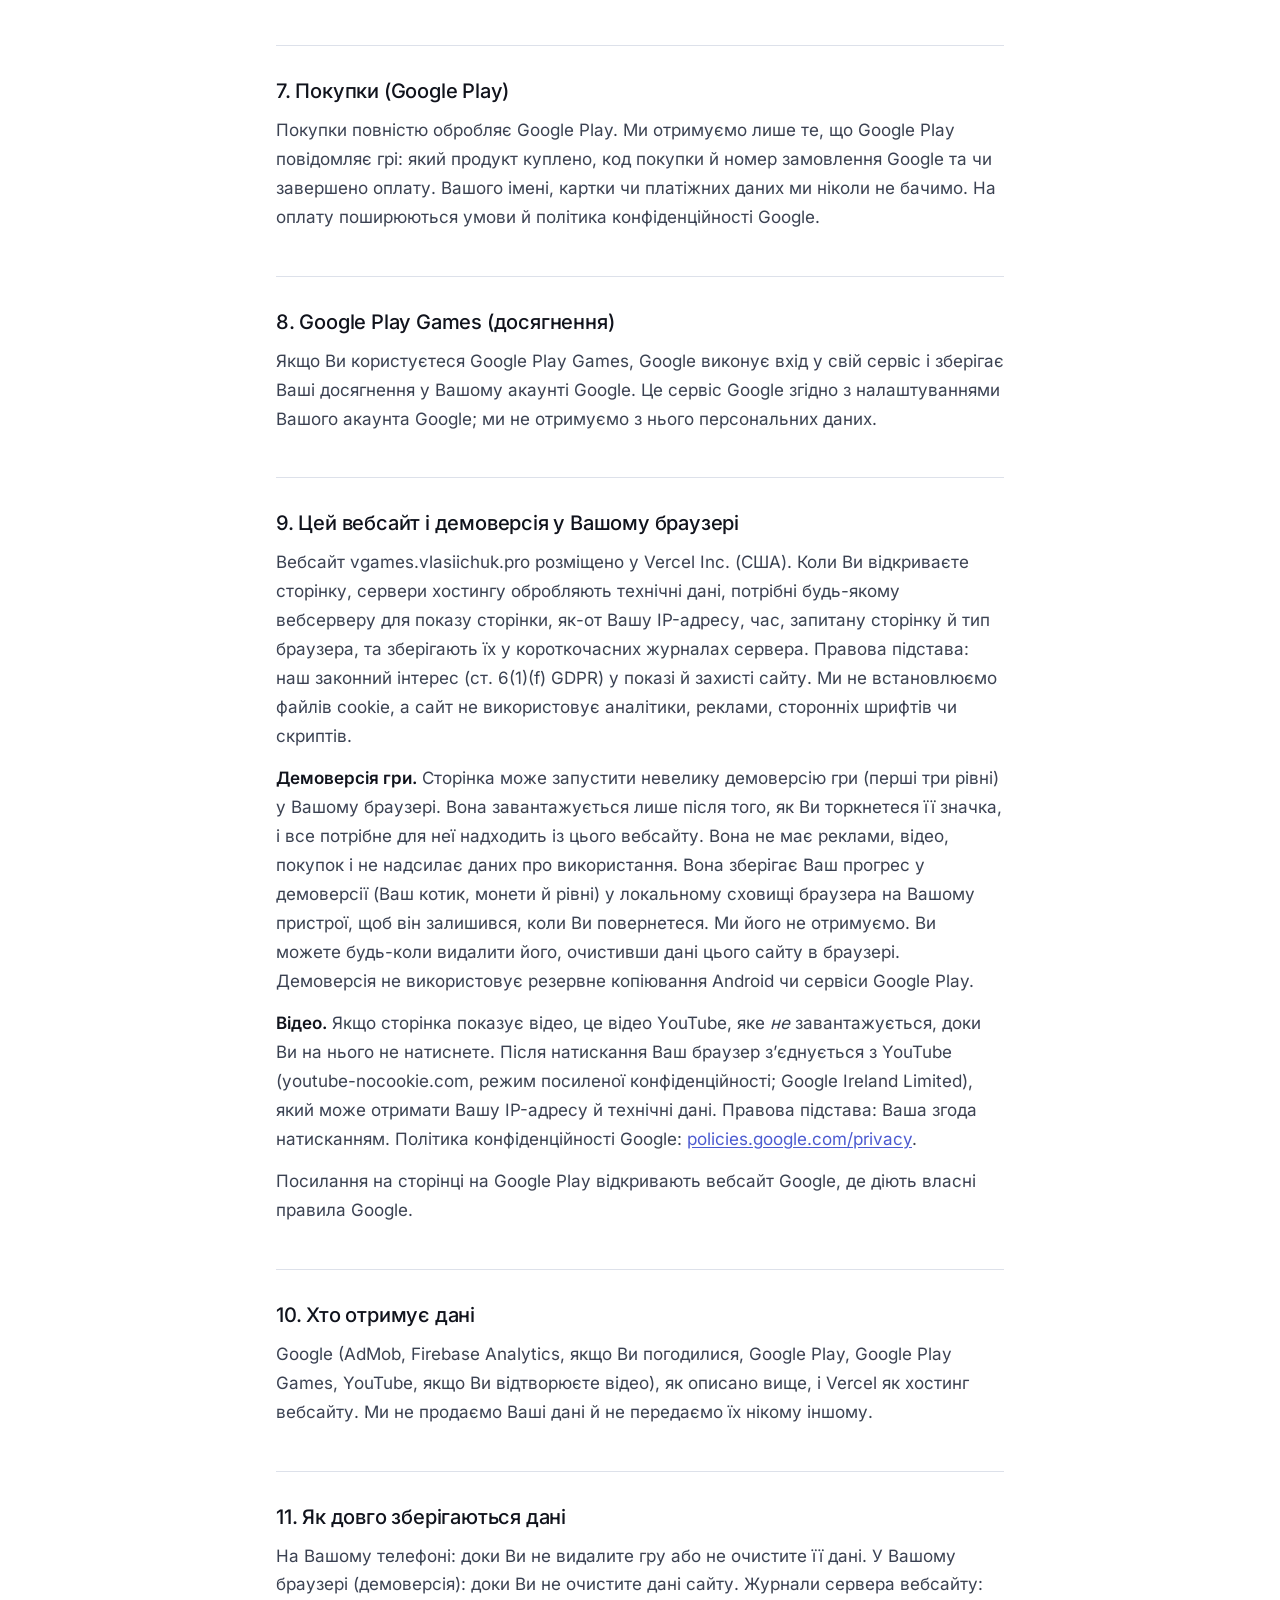
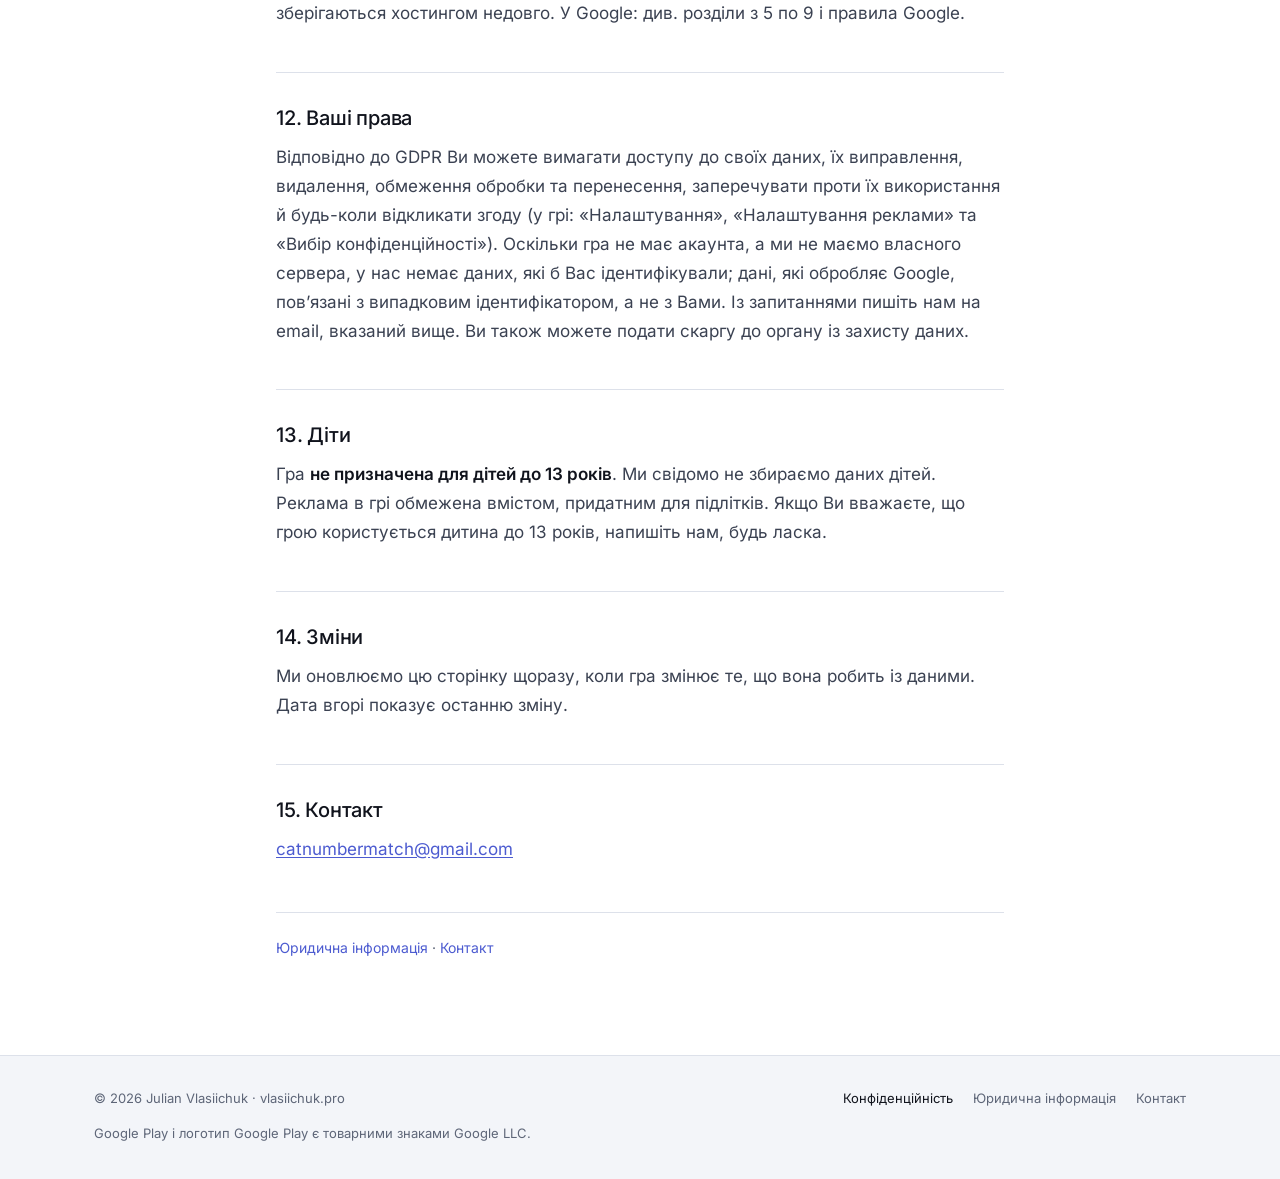
<file: cat-number-match/privacy/ua/index.html>
<!doctype html>
<html lang="uk">
<head>
<meta charset="utf-8">
<meta name="viewport" content="width=device-width, initial-scale=1">
<title>Політика конфіденційності · Cat Number Match</title>
<meta name="theme-color" content="#ffffff">
<link rel="icon" href="/cat-number-match/img/app-icon.png">
<link rel="canonical" href="https://vgames.vlasiichuk.pro/cat-number-match/privacy/ua/">
<link rel="alternate" hreflang="en" href="https://vgames.vlasiichuk.pro/cat-number-match/privacy/">
<link rel="alternate" hreflang="de" href="https://vgames.vlasiichuk.pro/cat-number-match/privacy/de/">
<link rel="alternate" hreflang="uk" href="https://vgames.vlasiichuk.pro/cat-number-match/privacy/ua/">
<link rel="preload" href="/cat-number-match/fonts/inter-latin-wght-normal.woff2" as="font" type="font/woff2" crossorigin>
<link rel="stylesheet" href="/cat-number-match/page.css">
<!--
  GENERATED by tool/landing/build.mjs from tool/landing/privacy-uk.html.
  Edit the text there (all three languages together) (it must match what the uploaded build does), then run
  "node tool/landing/build.mjs".
-->
</head>
<body>
<a class="skip" href="#main">Перейти до змісту</a>

<header class="site-header">
  <div class="wrap">
    <div class="head-left">
      <a class="brand" href="https://vlasiichuk.pro/ua"><img src="/cat-number-match/brand/lockup-paper.svg" alt="vlasiichuk.pro" width="138" height="28"></a>
      <span class="crumb-sep" aria-hidden="true">/</span>
      <a class="hub" href="/games/ua/" title="Усі ігри від vlasiichuk.pro">vGames</a>
    </div>
    <a class="head-game is-link" href="/cat-number-match/ua/"><img src="/cat-number-match/img/app-icon.png" alt="" width="24" height="24">Cat Number Match</a>
    <div class="head-right">
      <nav class="lang" aria-label="Мова">
        <a href="/cat-number-match/privacy/" hreflang="en" lang="en">EN</a>
        <a href="/cat-number-match/privacy/de/" hreflang="de" lang="de">DE</a>
        <a href="#" aria-current="page" hreflang="uk" lang="uk" onclick="return false">UA</a>
      </nav>
      <a class="btn btn-sm head-cta" href="https://play.google.com/store/apps/details?id=pro.vlasiichuk.cat_number_match" target="_blank" rel="noopener">Завантажити</a>
    </div>
  </div>
</header>

<main id="main" class="legal">
  <div class="legal-wrap">
    <p class="back"><a class="link-arrow" href="/cat-number-match/ua/"><span aria-hidden="true">‹</span> Cat Number Match</a></p>
    <h1>Політика конфіденційності</h1>
    <div class="legal-body">
<p class="meta">Cat Number Match (Android, <code>pro.vlasiichuk.cat_number_match</code>) · Оновлено: 20 листопада 2026</p>

<h2>1. Хто відповідає</h2>
<p>Julian Vlasiichuk (vlasiichuk.pro)<br>
Flurstraße 20, 86453 Dasing, Німеччина<br>
Email: <a href="mailto:catnumbermatch@gmail.com">catnumbermatch@gmail.com</a></p>
<p>«Ми» означає розробника, названого вище. «Гра» означає Android-застосунок Cat Number Match.</p>

<h2>2. Коротко</h2>
<ul>
<li>Гра призначена для осіб від 13 років.</li>
<li>Гра <strong>не має власного акаунта</strong>, і ми <strong>не маємо сервера</strong>. Ваш прогрес, монети, Ваш котик і Ваші налаштування <strong>зберігаються на Вашому телефоні</strong>.</li>
<li>Безкоштовна версія показує <strong>рекламу від Google AdMob</strong>. У ЄС, Великій Британії та Швейцарії Google спершу запитує Ваш вибір; Ви можете змінити його будь-коли в налаштуваннях гри («Налаштування реклами»).</li>
<li><strong>Анонімні дані про використання</strong> (Google Firebase Analytics) надсилаються <strong>лише за Вашою згодою</strong>. Гра запитує один раз; «Не погоджуюся» так само просто, і гра працює однаково в обох випадках. Змінити це можна будь-коли в налаштуваннях («Вибір конфіденційності»).</li>
<li>Покупки («Прибрати рекламу», пакети монет) проходять через <strong>Google Play</strong>. Ваших платіжних даних ми ніколи не бачимо.</li>
<li>За бажанням: <strong>Google Play Games</strong> для досягнень.</li>
<li><strong>Вебсайт</strong> vgames.vlasiichuk.pro пропонує <strong>демоверсію гри у Вашому браузері</strong>. Вона не має реклами, аналітики й акаунта та зберігає свій прогрес <strong>лише у Вашому браузері</strong> (розділ 9).</li>
</ul>

<h2>3. Що залишається на Вашому телефоні</h2>
<p>У сховищі Android для гри зберігаються: пройдені рівні та їхні зірки, монети, предмети, Ваш котик (ім’я, колір шерсті та очей), потреби котика, Ваша серія та щоденний календар, Ваші налаштування, Ваші відповіді на запитання про конфіденційність, коди, які Google Play видає для Ваших покупок (щоб покупку ніколи не зарахували двічі), а також позначки дати й часу, потрібні грі для підрахунку днів.</p>
<p>Ці дані не надсилаються нам. Видалення гри або «Очистити дані» в налаштуваннях Android для гри їх видаляє.</p>
<p><strong>Резервне копіювання Android.</strong> Якщо у Вас увімкнено резервне копіювання Android, Android може скопіювати збереження гри до Вашого акаунта Google і відновити його на новому телефоні. Це робить Android і Google згідно з налаштуваннями Вашого акаунта Google, а не ми. Ви можете вимкнути це в налаштуваннях телефона.</p>

<h2>4. Нагадування (сповіщення)</h2>
<p>Якщо Ви погодитеся, гра планує нагадування (не більше двох на день, приблизно о 18:00 і 21:00) <strong>на Вашому телефоні</strong>. Вони не надходять із сервера. Кожен вид можна вимкнути в налаштуваннях гри або в налаштуваннях сповіщень Android.</p>

<h2>5. Реклама (Google AdMob)</h2>
<p>Безкоштовна версія показує рекламу: відео, які Ви самі вирішуєте переглянути заради винагороди (завжди за бажанням), повноекранну рекламу після кожного третього пройденого рівня (ніколи на старті й ніколи під час гри) та невеликий банер на мапі й у кімнаті котика. Покупка «Прибрати рекламу» прибирає рекламу, що з’являється сама; відео з винагородою залишаються на Ваш вибір.</p>
<p>Google AdMob, яким керує Google Ireland Limited, може використовувати рекламний ідентифікатор Вашого пристрою, Вашу IP-адресу, загальну інформацію про пристрій і Вашу взаємодію з рекламою, щоб показувати рекламу, вимірювати її, запобігати шахрайству та, якщо Ви погодитеся, персоналізувати її. У ЄС, Великій Британії та Швейцарії форма згоди Google запитує Вас до завантаження будь-якої реклами; у деяких штатах США Ви можете обрати «Не продавати й не передавати мої дані». Ви можете змінити свій вибір будь-коли в налаштуваннях гри («Налаштування реклами»), а також скинути або видалити рекламний ідентифікатор у налаштуваннях Android.</p>
<p>Правова підстава: Ваша згода (ст. 6(1)(a) GDPR) для персоналізованої реклами та зберігання інформації на Вашому пристрої; наш законний інтерес (ст. 6(1)(f) GDPR) у фінансуванні безкоштовної гри для неперсоналізованої реклами, де це дозволяє закон. Політика конфіденційності Google: <a href="https://policies.google.com/privacy">policies.google.com/privacy</a>; як Google використовує дані із застосунків: <a href="https://policies.google.com/technologies/partner-sites">policies.google.com/technologies/partner-sites</a>.</p>

<h2>6. Анонімні дані про використання (Google Firebase Analytics)</h2>
<p><strong>Лише якщо Ви торкнетеся «Погоджуюся».</strong> До Вашої відповіді, після «Не погоджуюся» і після вимкнення нічого не надсилається (сам Firebase теж залишається вимкненим).</p>
<p>Що враховується: які рівні розпочато й пройдено, скільки використано зірок, підказок, скасувань і «Додати числа», зароблені та витрачені монети й на що, які екрани та функції використовуються (магазин, кімната котика, щоденна головоломка, перемикачі в налаштуваннях), які відео переглянуто, а також загальна інформація про пристрій і застосунок (модель пристрою, версія Android, мова, країна, версія застосунку) з випадковим ідентифікатором екземпляра застосунку. <strong>Не</strong> враховуються: Ваше ім’я, ім’я Вашого котика, довільний текст, Ваші контакти чи Ваше місцезнаходження точніше за країну.</p>
<p>Навіщо: щоб бачити, які рівні надто складні чи надто легкі, чи справедливі монети і якими функціями користуються гравці, щоб ми могли покращувати гру.</p>
<p>Правова підстава: Ваша згода (ст. 6(1)(a) GDPR), яку Ви можете будь-коли відкликати в налаштуваннях («Вибір конфіденційності»); відкликання також видаляє дані про використання, що ще очікують на Вашому телефоні. Firebase керує Google Ireland Limited; дані можуть оброблятися у США на підставі EU-US Data Privacy Framework. Google зберігає дані 14 місяців, потім видаляє.</p>

<h2>7. Покупки (Google Play)</h2>
<p>Покупки повністю обробляє Google Play. Ми отримуємо лише те, що Google Play повідомляє грі: який продукт куплено, код покупки й номер замовлення Google та чи завершено оплату. Вашого імені, картки чи платіжних даних ми ніколи не бачимо. На оплату поширюються умови й політика конфіденційності Google.</p>

<h2>8. Google Play Games (досягнення)</h2>
<p>Якщо Ви користуєтеся Google Play Games, Google виконує вхід у свій сервіс і зберігає Ваші досягнення у Вашому акаунті Google. Це сервіс Google згідно з налаштуваннями Вашого акаунта Google; ми не отримуємо з нього персональних даних.</p>

<h2>9. Цей вебсайт і демоверсія у Вашому браузері</h2>
<p>Вебсайт vgames.vlasiichuk.pro розміщено у Vercel Inc. (США). Коли Ви відкриваєте сторінку, сервери хостингу обробляють технічні дані, потрібні будь-якому вебсерверу для показу сторінки, як-от Вашу IP-адресу, час, запитану сторінку й тип браузера, та зберігають їх у короткочасних журналах сервера. Правова підстава: наш законний інтерес (ст. 6(1)(f) GDPR) у показі й захисті сайту. Ми не встановлюємо файлів cookie, а сайт не використовує аналітики, реклами, сторонніх шрифтів чи скриптів.</p>
<p><strong>Демоверсія гри.</strong> Сторінка може запустити невелику демоверсію гри (перші три рівні) у Вашому браузері. Вона завантажується лише після того, як Ви торкнетеся її значка, і все потрібне для неї надходить із цього вебсайту. Вона не має реклами, відео, покупок і не надсилає даних про використання. Вона зберігає Ваш прогрес у демоверсії (Ваш котик, монети й рівні) у локальному сховищі браузера на Вашому пристрої, щоб він залишився, коли Ви повернетеся. Ми його не отримуємо. Ви можете будь-коли видалити його, очистивши дані цього сайту в браузері. Демоверсія не використовує резервне копіювання Android чи сервіси Google Play.</p>
<p><strong>Відео.</strong> Якщо сторінка показує відео, це відео YouTube, яке <em>не</em> завантажується, доки Ви на нього не натиснете. Після натискання Ваш браузер з’єднується з YouTube (youtube-nocookie.com, режим посиленої конфіденційності; Google Ireland Limited), який може отримати Вашу IP-адресу й технічні дані. Правова підстава: Ваша згода натисканням. Політика конфіденційності Google: <a href="https://policies.google.com/privacy">policies.google.com/privacy</a>.</p>
<p>Посилання на сторінці на Google Play відкривають вебсайт Google, де діють власні правила Google.</p>

<h2>10. Хто отримує дані</h2>
<p>Google (AdMob, Firebase Analytics, якщо Ви погодилися, Google Play, Google Play Games, YouTube, якщо Ви відтворюєте відео), як описано вище, і Vercel як хостинг вебсайту. Ми не продаємо Ваші дані й не передаємо їх нікому іншому.</p>

<h2>11. Як довго зберігаються дані</h2>
<p>На Вашому телефоні: доки Ви не видалите гру або не очистите її дані. У Вашому браузері (демоверсія): доки Ви не очистите дані сайту. Журнали сервера вебсайту: зберігаються хостингом недовго. У Google: див. розділи з 5 по 9 і правила Google.</p>

<h2>12. Ваші права</h2>
<p>Відповідно до GDPR Ви можете вимагати доступу до своїх даних, їх виправлення, видалення, обмеження обробки та перенесення, заперечувати проти їх використання й будь-коли відкликати згоду (у грі: «Налаштування», «Налаштування реклами» та «Вибір конфіденційності»). Оскільки гра не має акаунта, а ми не маємо власного сервера, у нас немає даних, які б Вас ідентифікували; дані, які обробляє Google, пов’язані з випадковим ідентифікатором, а не з Вами. Із запитаннями пишіть нам на email, вказаний вище. Ви також можете подати скаргу до органу із захисту даних.</p>

<h2>13. Діти</h2>
<p>Гра <strong>не призначена для дітей до 13 років</strong>. Ми свідомо не збираємо даних дітей. Реклама в грі обмежена вмістом, придатним для підлітків. Якщо Ви вважаєте, що грою користується дитина до 13 років, напишіть нам, будь ласка.</p>

<h2>14. Зміни</h2>
<p>Ми оновлюємо цю сторінку щоразу, коли гра змінює те, що вона робить із даними. Дата вгорі показує останню зміну.</p>

<h2>15. Контакт</h2>
<p><a href="mailto:catnumbermatch@gmail.com">catnumbermatch@gmail.com</a></p>
    </div>
    <p class="legal-foot"><a href="https://vlasiichuk.pro/ua/imprint">Юридична інформація</a> · <a href="mailto:catnumbermatch@gmail.com">Контакт</a></p>
  </div>
</main>

<footer class="site-footer">
  <div class="wrap">
    <div class="foot">
      <span>© 2026 Julian Vlasiichuk · <a href="https://vlasiichuk.pro/ua">vlasiichuk.pro</a></span>
      <nav aria-label="Правова інформація">
        <a href="./" aria-current="page">Конфіденційність</a>
        <a href="https://vlasiichuk.pro/ua/imprint">Юридична інформація</a>
        <a href="mailto:catnumbermatch@gmail.com">Контакт</a>
      </nav>
    </div>
    <p class="foot-small">Google Play і логотип Google Play є товарними знаками Google LLC.</p>
  </div>
</footer>

<button type="button" class="to-top" id="to-top" aria-label="Догори" title="Догори"><svg class="ic" xmlns="http://www.w3.org/2000/svg" viewBox="0 0 24 24" fill="none" stroke="currentColor" stroke-width="1.5" stroke-linecap="round" stroke-linejoin="round" aria-hidden="true" focusable="false"><path d="M4 12h15.5"/><path d="M13.5 6l6 6-6 6" style="stroke:var(--icon-accent, currentColor)"/></svg></button>
<script>
(function () {
  var top = document.getElementById('to-top');
  function topState() { top.toggleAttribute('data-visible', window.scrollY > window.innerHeight * 0.8); }
  topState();
  window.addEventListener('scroll', topState, { passive: true });
  top.addEventListener('click', function () {
    var reduce = window.matchMedia('(prefers-reduced-motion: reduce)').matches;
    window.scrollTo({ top: 0, behavior: reduce ? 'auto' : 'smooth' });
  });
})();
</script>
</body>
</html>
</file>
<file: cat-number-match/page.css>
/* Cat Number Match landing page, vlasiichuk.pro brand v2.1 "Paper" (white):
   C:\vibe coder\vlasiichuk.pro\v2\BRAND.md and v2.1\tokens.css. Layout and
   patterns follow the rebuilt vlasiichuk.pro (2026-11-21): a hero that fills
   the first screen, a two-tone headline, one dark rounded button with a risk
   line, sections that take turns white and #F3F5F9, cards with an icon tile
   whose rows line up across cards (subgrid), real screens one after another,
   a roadmap of round steps, a light and a dark card at the end.
   Inter (self-hosted, SIL OFL), thin only at large sizes. Ink #10131C, body
   #3B4252, muted #5E6678, hairline #DDE1EA, accent Nebula deep #4C5BD0 only
   for links, focus, icon accent strokes and what is selected. No dark mode
   on purpose (Julian, 2026-11-20). The page is generated by
   tool/landing/build.mjs. */

@font-face { font-family: 'Inter'; font-style: normal; font-weight: 100 900; font-display: swap;
  src: url(fonts/inter-cyrillic-ext-wght-normal.woff2) format('woff2');
  unicode-range: U+0460-052F, U+1C80-1C8A, U+20B4, U+2DE0-2DFF, U+A640-A69F, U+FE2E-FE2F; }
@font-face { font-family: 'Inter'; font-style: normal; font-weight: 100 900; font-display: swap;
  src: url(fonts/inter-cyrillic-wght-normal.woff2) format('woff2');
  unicode-range: U+0301, U+0400-045F, U+0490-0491, U+04B0-04B1, U+2116; }
@font-face { font-family: 'Inter'; font-style: normal; font-weight: 100 900; font-display: swap;
  src: url(fonts/inter-latin-ext-wght-normal.woff2) format('woff2');
  unicode-range: U+0100-02BA, U+02BD-02C5, U+02C7-02CC, U+02CE-02D7, U+02DD-02FF, U+0304, U+0308, U+0329, U+1D00-1DBF, U+1E00-1E9F, U+1EF2-1EFF, U+2020, U+20A0-20AB, U+20AD-20C0, U+2113, U+2C60-2C7F, U+A720-A7FF; }
@font-face { font-family: 'Inter'; font-style: normal; font-weight: 100 900; font-display: swap;
  src: url(fonts/inter-latin-wght-normal.woff2) format('woff2');
  unicode-range: U+0000-00FF, U+0131, U+0152-0153, U+02BB-02BC, U+02C6, U+02DA, U+02DC, U+0304, U+0308, U+0329, U+2000-206F, U+20AC, U+2122, U+2191, U+2193, U+2212, U+2215, U+FEFF, U+FFFD; }

:root {
  --page: #ffffff;
  --surface: #f3f5f9;
  --hairline: #dde1ea;
  --line: #c3c9d6;
  --control: #7e8698;
  --ink: #10131c;
  --ink-hover: #3b4252;
  --body: #3b4252;
  --muted: #5e6678;
  --accent: #4c5bd0;
  --accent-soft: #a3adeb;
  --on-ink: #ffffff;
  --radius-control: 8px;
  --radius-card: 16px;
  --header: 3.5rem;
  --ease: cubic-bezier(0.16, 1, 0.3, 1);
  color-scheme: light;
}

*, *::before, *::after { box-sizing: border-box; }
html { -webkit-font-smoothing: antialiased; -moz-osx-font-smoothing: grayscale; scroll-behavior: smooth; }
body {
  margin: 0; background: var(--page); color: var(--body);
  font-family: 'Inter', system-ui, -apple-system, 'Segoe UI', Arial, sans-serif;
  font-size: 1.0625rem; font-weight: 400; line-height: 1.6;
  overflow-x: clip;
}
img { max-width: 100%; height: auto; display: block; }
h1, h2, h3 { margin: 0; color: var(--ink); font-weight: 400; letter-spacing: -0.015em; line-height: 1.1; text-wrap: balance; }
p, ul, ol, figure, blockquote { margin: 0; }
a { color: var(--accent); text-decoration: none; }
a:hover { text-decoration: underline; }
:focus-visible { outline: 2px solid var(--accent); outline-offset: 3px; border-radius: 4px; }
::selection { background: rgb(76 91 208 / 0.2); color: var(--ink); }
.wrap { max-width: 1140px; margin: 0 auto; padding: 0 1.25rem; }
@media (min-width: 640px) { .wrap { padding: 0 1.5rem; } }
.sr-only { position: absolute; width: 1px; height: 1px; overflow: hidden; clip: rect(0 0 0 0); white-space: nowrap; }
.skip { position: absolute; left: -9999px; top: 0.5rem; z-index: 100; background: var(--page); color: var(--ink); padding: 0.5rem 0.75rem; border-radius: var(--radius-control); box-shadow: 0 0 0 1px var(--hairline); }
.skip:focus { left: 0.5rem; }

/* Brand icons: lines follow the text colour, one stroke takes the accent. */
.ic { width: 1.5rem; height: 1.5rem; flex: none; --icon-accent: var(--accent); }

/* ---------- Header ---------- */
.site-header { position: sticky; top: 0; z-index: 50; background: rgb(255 255 255 / 0.86); backdrop-filter: saturate(160%) blur(20px); -webkit-backdrop-filter: saturate(160%) blur(20px); border-bottom: 1px solid var(--hairline); }
/* Left: vlasiichuk.pro / vGames (the games hub). Middle: the game's name
   (wide screens). Right: languages and the store button. */
.site-header .wrap { display: grid; grid-template-columns: 1fr auto; align-items: center; gap: 1rem; height: var(--header); }
@media (min-width: 900px) { .site-header .wrap { grid-template-columns: 1fr auto 1fr; } }
.head-left { display: flex; align-items: center; gap: 0.55rem; min-width: 0; }
.brand { display: inline-flex; align-items: center; flex: none; }
.brand img { height: 1.75rem; width: auto; }
.crumb-sep { color: var(--line); font-weight: 300; font-size: 1.25rem; line-height: 1; }
.hub { font-size: 0.9375rem; font-weight: 500; color: var(--ink); white-space: nowrap; }
.hub:hover { color: var(--accent); text-decoration: none; }
.head-game { display: none; align-items: center; gap: 0.5rem; font-size: 0.9375rem; font-weight: 500; color: var(--ink); white-space: nowrap; }
.head-game img { width: 1.5rem; height: 1.5rem; border-radius: 0.4rem; }
@media (min-width: 900px) { .head-game { display: inline-flex; } }
.head-right { display: flex; align-items: center; justify-content: flex-end; gap: 1.25rem; }
@media (max-width: 380px) { .brand img { height: 1.5rem; } .head-left { gap: 0.4rem; } .lang { gap: 0.55rem; } }

/* Back to top, as on vlasiichuk.pro: a dark round button bottom right,
   shown once the first screen is left. */
.to-top { position: fixed; right: 1.25rem; bottom: 1.25rem; z-index: 40; display: grid; place-items: center; width: 3rem; height: 3rem; border: 0; border-radius: 50%; background: var(--ink); color: #fff; cursor: pointer; box-shadow: 0 12px 28px -10px rgb(16 19 28 / 0.5); opacity: 0; transform: translateY(0.75rem); pointer-events: none; transition: opacity 0.3s var(--ease), transform 0.3s var(--ease), background-color 0.3s var(--ease); }
.to-top[data-visible] { opacity: 1; transform: none; pointer-events: auto; }
.to-top:hover { background: var(--ink-hover); }
.to-top .ic { width: 1.25rem; height: 1.25rem; transform: rotate(-90deg); --icon-accent: var(--accent-soft); }
@media (min-width: 768px) { .to-top { right: 2rem; bottom: 2rem; } }
.lang { display: flex; gap: 0.7rem; font-size: 0.8125rem; font-weight: 500; }
.lang a { color: var(--muted); }
.lang a:hover { color: var(--ink); text-decoration: none; }
.lang [aria-current] { color: var(--ink); }
.site-header .head-cta { display: none; }
@media (min-width: 640px) { .site-header .head-cta { display: inline-flex; } }

/* ---------- Buttons ----------
   The main button is dark ink, white text, fully rounded. The accent is for
   links only, never a main button. */
.btn-primary {
  display: inline-flex; align-items: center; justify-content: center; gap: 0.55rem;
  min-height: 3.25rem; padding: 0.85rem 1.9rem; border-radius: 999px;
  background: var(--ink); color: var(--on-ink); font-size: 1rem; font-weight: 500; line-height: 1.2;
  transition: background-color 0.3s var(--ease), transform 0.25s var(--ease);
}
.btn-primary:hover { background: var(--ink-hover); text-decoration: none; }
.btn-primary:active { transform: scale(0.98); }
.btn-store svg { width: 1.25rem; height: 1.25rem; flex: none; }
.btn-store { padding: 0.6rem 1.9rem; gap: 0.7rem; }
.btn-primary .ic { width: 1.25rem; height: 1.25rem; --icon-accent: var(--accent-soft); }
.btn {
  display: inline-flex; align-items: center; justify-content: center; gap: 0.6rem;
  min-height: 3rem; padding: 0 1.4rem; border-radius: 999px; border: 0;
  background: var(--ink); color: var(--on-ink); font: inherit; font-size: 1rem; font-weight: 500; line-height: 1.2; cursor: pointer;
  transition: background 0.25s var(--ease);
}
.btn:hover { background: var(--ink-hover); text-decoration: none; }
.btn-sm { min-height: 2.25rem; padding: 0 1rem; font-size: 0.8125rem; }
/* The store button on the dark card: white on ink. */
.btn-light {
  display: inline-flex; align-items: center; gap: 0.6rem; min-height: 3.25rem; padding: 0.6rem 1.6rem;
  border-radius: 999px; background: var(--page); color: var(--ink); font-weight: 500; line-height: 1.15;
  transition: background-color 0.3s var(--ease);
}
.btn-light:hover { background: var(--surface); text-decoration: none; }
.btn-light svg { width: 1.15rem; height: 1.15rem; flex: none; }
.two { display: flex; flex-direction: column; align-items: flex-start; text-align: left; line-height: 1.15; }
.two small { display: block; font-size: 0.6875rem; font-weight: 400; opacity: 0.75; line-height: 1.1; }
.link-arrow { display: inline-flex; align-items: center; gap: 0.35rem; font-size: 0.95rem; font-weight: 500; color: var(--accent); }
.link-arrow span { font-size: 1.15rem; line-height: 1; }
.link-arrow:hover { color: #333f96; text-decoration: none; }

/* ---------- Hero: exactly the first screen ---------- */
.eyebrow { font-size: 0.875rem; font-weight: 500; color: var(--muted); }
.h-soft { color: var(--muted); }
.h-ink { color: var(--ink); display: block; }
.hero { display: flex; align-items: center; min-height: calc(100vh - var(--header) - 1px); min-height: calc(100dvh - var(--header) - 1px); padding: 2rem 0 2.5rem; }
.hero > .wrap { width: 100%; }
.hero-grid { display: grid; grid-template-columns: minmax(0, 1fr); gap: 2.25rem; align-items: center; }
.hero h1 { margin-top: 0.9rem; font-size: clamp(2.5rem, min(6vw, 8.5vh), 4.5rem); font-weight: 300; letter-spacing: -0.035em; line-height: 1.03; }
.hero h1 .h-ink { margin-top: 0.15em; }
.lead { max-width: 30rem; margin-top: 1.1rem; font-size: clamp(1.0625rem, 1.7vw, 1.25rem); color: var(--ink); line-height: 1.5; }
.pills { list-style: none; padding: 0; margin-top: 1rem; display: flex; flex-wrap: wrap; gap: 0.5rem; }
.pills li { padding: 0.35rem 0.85rem; border-radius: 999px; background: var(--surface); color: var(--body); font-size: 0.8125rem; }
.cta { margin-top: 1.75rem; display: flex; flex-direction: column; align-items: flex-start; gap: 0.7rem; }
.micro { font-size: 0.875rem; color: var(--body); }
.store-line { margin-top: 0.15rem; }
.store-line .link-arrow { display: inline; }
@media (min-width: 900px) {
  .hero { padding: 1.5rem 0; }
  .hero-grid { grid-template-columns: minmax(0, 1fr) auto; gap: 3.5rem; }
}
@media (max-width: 899px) {
  .hero { min-height: 0; padding-top: 2.5rem; }
}

/* The hero's picture: the playable phone with the self-playing board as a
   small card in front of it. On phones only the board shows. */
.hero-visual { position: relative; }
@media (min-width: 900px) {
  /* The card overlaps only the phone's left edge, never the app icon in the
     middle of its screen. */
  .hero-visual { padding-left: 11.5rem; }
  .hero-visual .mb { position: absolute; left: 0; top: 38%; width: 16rem; z-index: 4; box-shadow: 0 24px 48px -24px rgb(16 19 28 / 0.35), inset 0 0 0 1px var(--hairline); background: var(--page); }
  .hero-visual .mb { transition: opacity 0.3s var(--ease), transform 0.3s var(--ease); }
  /* While the demo runs in the phone, the card steps aside. */
  .hero-visual.playing .mb { opacity: 0; transform: translateX(-1rem); pointer-events: none; }
  .hero-visual .mb .mb-tile { background: var(--surface); }
  .hero-visual .mb .mb-tile.pick { background: var(--accent); }
}

/* ---------- The self-playing board ---------- */
.mb { max-width: 26rem; container-type: inline-size; padding: 0.65rem; border-radius: var(--radius-card); background: var(--surface); box-shadow: inset 0 0 0 1px var(--hairline); }
.mb-grid { display: grid; grid-template-columns: repeat(9, 1fr); gap: 0.25rem; }
.mb-tile {
  aspect-ratio: 1; display: grid; place-items: center; border-radius: 0.45rem; background: var(--page); color: var(--ink);
  box-shadow: inset 0 0 0 1px var(--hairline);
  font-size: 5.4cqw; font-weight: 500; font-variant-numeric: tabular-nums; line-height: 1;
  transition: background 0.25s var(--ease), color 0.25s var(--ease), transform 0.35s var(--ease), opacity 0.45s var(--ease);
}
.mb-tile.pick { background: var(--accent); color: #fff; box-shadow: none; transform: scale(1.08); }
.mb-tile.gone { opacity: 0.1; transform: scale(0.7); }
.mb-cap { display: flex; align-items: center; gap: 0.6rem; margin-top: 0.65rem; }
.mb-cap img { width: 2.25rem; height: 2.25rem; border-radius: 0.65rem; flex: none; }
.mb-say { position: relative; padding: 0.45rem 0.8rem; border-radius: 0.9rem; background: var(--page); color: var(--ink); box-shadow: inset 0 0 0 1px var(--hairline); font-size: 0.875rem; font-weight: 500; line-height: 1.3; min-height: 2.75rem; display: flex; align-items: center; }
.hero-visual .mb .mb-say { background: var(--surface); box-shadow: none; }
@media (max-width: 899px) { .mb { margin: 0 auto; } }

/* ---------- The playable phone ----------
   Its screen is 360 x 740 CSS pixels, the size the game is made for; the
   whole phone scales with the window height (--s, set by the script). */
.phone-col { display: flex; flex-direction: column; align-items: center; gap: 0.75rem; }
@media (max-width: 899px) { .phone-col { display: none; } }
.pp-scale { width: calc(384px * var(--s, 1)); height: calc(764px * var(--s, 1)); }
.pp { width: 384px; height: 764px; padding: 12px; border-radius: 52px; background: var(--ink); box-shadow: 0 40px 60px -32px rgb(16 19 28 / 0.45), 0 0 0 1px rgb(16 19 28 / 0.9); transform: scale(var(--s, 1)); transform-origin: top left; position: relative; }
.pp-screen { position: relative; width: 360px; height: 740px; border-radius: 40px; overflow: hidden; isolation: isolate; background: linear-gradient(170deg, #f3f5f9 0%, #e4e8f0 100%); }
.pp-camera { position: absolute; top: 12px; left: 50%; width: 12px; height: 12px; margin-left: -6px; border-radius: 50%; background: #0b0b0c; z-index: 5; }
.pp-home { position: absolute; inset: 0; display: flex; flex-direction: column; align-items: center; color: var(--ink); }
.pp-status { align-self: stretch; display: flex; justify-content: space-between; padding: 12px 26px 0; font-size: 0.8125rem; font-weight: 500; }
.pp-icons { display: flex; gap: 6px; align-items: center; }
.pp-icons i { display: block; width: 14px; height: 9px; border-radius: 2px; background: currentColor; opacity: 0.7; }
.pp-clock { margin-top: 64px; font-size: 4rem; font-weight: 260; letter-spacing: -0.035em; line-height: 1; }
.pp-date { margin-top: 6px; font-size: 0.9375rem; font-weight: 500; color: var(--muted); }
.pp-app { all: unset; margin-top: auto; margin-bottom: 116px; display: flex; flex-direction: column; align-items: center; gap: 8px; cursor: pointer; border-radius: 22px; padding: 8px; position: relative; }
.pp-app img { width: 72px; height: 72px; border-radius: 20px; box-shadow: 0 10px 20px -8px rgb(16 19 28 / 0.4); transition: transform 0.2s var(--ease); }
.pp-app:hover img { transform: scale(1.05); }
.pp-app:active img { transform: scale(0.94); }
.pp-app > span:last-child { font-size: 0.8125rem; font-weight: 500; color: var(--ink); }
.pp-app:focus-visible { outline: 2px solid var(--accent); outline-offset: 2px; }
.pp-hint { position: absolute; bottom: calc(100% + 6px); left: 50%; transform: translateX(-50%); white-space: nowrap; padding: 6px 12px; border-radius: 999px; background: var(--ink); color: #fff; font-size: 0.8125rem; font-weight: 500; animation: pp-bob 2.4s var(--ease) 1s 3 both; }
.pp-hint::after { content: ''; position: absolute; top: 100%; left: 50%; margin-left: -6px; border: 6px solid transparent; border-top-color: var(--ink); }
@keyframes pp-bob { 0%, 100% { transform: translate(-50%, 0); } 50% { transform: translate(-50%, -6px); } }
.pp-gesture { position: absolute; bottom: 10px; left: 50%; width: 120px; height: 5px; margin-left: -60px; border-radius: 3px; background: rgb(16 19 28 / 0.4); }
.pp-window { position: absolute; inset: 0; z-index: 3; background: #fdf4ec; overflow: hidden; transform-origin: var(--ox, 50%) var(--oy, 85%); transform: scale(0.18); opacity: 0; border-radius: 40px; pointer-events: none; transition: transform 0.42s var(--ease), opacity 0.2s linear, border-radius 0.42s var(--ease); }
.pp-window.open { transform: none; opacity: 1; border-radius: 0; pointer-events: auto; }
.pp-window iframe { position: absolute; inset: 0; width: 100%; height: 100%; border: 0; background: #fdf4ec; }
.pp-bar { display: flex; align-items: center; gap: 0.9rem; font-size: 0.8125rem; color: var(--muted); min-height: 2.25rem; }
.pp-close { font: inherit; font-weight: 500; cursor: pointer; padding: 0.35rem 0.9rem; border-radius: 999px; border: 0; background: transparent; color: var(--ink); box-shadow: inset 0 0 0 1px var(--control); }
.pp-close:hover { background: var(--surface); }
.pp-close[hidden] { display: none; }

/* ---------- Sections: white and grey take turns ---------- */
.section { padding: clamp(3.5rem, 8vw, 6rem) 0; }
.section.panel { background: var(--surface); }
.section h2 { font-size: clamp(1.75rem, 3.6vw, 2.75rem); font-weight: 300; letter-spacing: -0.025em; line-height: 1.08; }
.center { text-align: center; margin-left: auto; margin-right: auto; max-width: 44rem; }
.narrow { max-width: 46rem; }
.narrow > h2 { text-align: center; }
.fine { font-size: 0.8125rem; color: var(--muted); }

/* Icon tile, as on vlasiichuk.pro: rounded, light grey (white on grey). */
.tile { display: grid; place-items: center; width: 3rem; height: 3rem; border-radius: 0.75rem; background: var(--surface); color: var(--ink); }
.panel .tile { background: var(--surface); }

/* Three cards: icon, title and text line up across the cards. */
.cards { list-style: none; padding: 0; margin-top: 3rem; display: grid; gap: 1.25rem; }
.card { background: var(--page); border-radius: var(--radius-card); padding: 2rem; box-shadow: inset 0 0 0 1px var(--hairline); }
.card h3 { margin-top: 1.4rem; font-size: 1.25rem; font-weight: 500; line-height: 1.3; }
.card p { margin-top: 0.6rem; color: var(--body); line-height: 1.6; }
/* The card's point as a picture: an icon per fact, crossed out for what the
   game never does. */
.card-visual { margin-top: 1.25rem; }
.chips { list-style: none; padding: 0; display: grid; grid-template-columns: 1fr 1fr; gap: 0.6rem; }
.chip { display: flex; flex-direction: column; align-items: center; gap: 0.45rem; padding: 0.85rem 0.5rem 0.75rem; border-radius: 0.9rem; background: var(--surface); text-align: center; font-size: 0.8125rem; font-weight: 500; line-height: 1.25; color: var(--ink); }
.chips .chip:last-child:nth-child(odd) { grid-column: span 2; flex-direction: row; justify-content: center; }
.chip-ic { position: relative; display: grid; place-items: center; width: 2.5rem; height: 2.5rem; }
.chip-ic .ic { width: 2.1rem; height: 2.1rem; }
/* Crossed out: the icon fades, a dark line runs across it. */
.chip.no .chip-ic .ic { color: var(--body); --icon-accent: var(--body); }
.chip.no .chip-ic::after { content: ''; position: absolute; left: 50%; top: 50%; width: 2.9rem; height: 3px; margin: -1.5px 0 0 -1.45rem; border-radius: 3px; background: var(--ink); transform: rotate(-45deg); box-shadow: 0 0 0 2.5px var(--surface); }
.chip.no { color: var(--body); }
/* What the game does: a small accent check in the corner. */
.chip:not(.no) { background: #e4e7fa; }
.chip:not(.no) .chip-ic .ic { color: var(--ink); }
/* Difficulty: bars growing from easy to a real challenge. */
.ramp { margin-top: 0.9rem; padding: 0.9rem 0.9rem 0.7rem; border-radius: 0.9rem; background: var(--surface); }
.ramp-bars { display: flex; align-items: flex-end; gap: 0.35rem; height: 3.25rem; }
.ramp-bars i { flex: 1; height: calc(var(--n) * 14%); border-radius: 0.3rem 0.3rem 0.15rem 0.15rem; background: color-mix(in srgb, var(--accent) calc(var(--n) * 14%), var(--hairline)); }
.ramp-bars i:last-child { background: var(--ink); }
.ramp-labels { display: flex; justify-content: space-between; margin-top: 0.45rem; font-size: 0.75rem; font-weight: 500; color: var(--muted); }
.ramp-labels span:last-child { color: var(--ink); }
@media (min-width: 820px) {
  .cards { grid-template-columns: repeat(3, 1fr); grid-template-rows: auto auto 1fr; column-gap: 1.25rem; row-gap: 0; }
  .card { grid-row: span 3; display: grid; grid-template-rows: subgrid; }
}

/* The game, one moment after the other: text and a real screen take turns
   left and right while the visitor scrolls. */
.features { list-style: none; padding: 0; margin-top: 1rem; }
.feature { display: grid; gap: 2rem; align-items: center; padding: clamp(2.25rem, 5vw, 3.5rem) 0; }
.feature + .feature { border-top: 1px solid var(--hairline); }
.feature h3 { margin-top: 0.6rem; font-size: clamp(1.75rem, 3.4vw, 2.5rem); font-weight: 300; letter-spacing: -0.025em; line-height: 1.1; }
.feature .text { margin-top: 1rem; max-width: 30rem; font-size: 1.125rem; line-height: 1.6; }
@media (min-width: 800px) {
  .feature { grid-template-columns: 1fr 1fr; gap: 4rem; }
  .feature.flip .copy { order: 2; }
}
@media (max-width: 799px) { .feature .copy { text-align: center; } .feature .text { margin-left: auto; margin-right: auto; } }
.shot { max-width: 15rem; margin: 0 auto; width: 100%; aspect-ratio: 1 / 2; padding: 0.4rem; border-radius: 2rem; background: var(--ink); box-shadow: 0 30px 50px -30px rgb(16 19 28 / 0.4); }
.shot .scr { height: 100%; display: flex; flex-direction: column; border-radius: 1.6rem; overflow: hidden; background: #fff8f5; }
.shot .sb { flex: none; display: flex; justify-content: space-between; align-items: center; padding: 0.55rem 1.05rem 0.25rem; font-size: 0.6rem; font-weight: 600; color: var(--ink); line-height: 1; }
.shot .sb i { display: inline-block; width: 1.1rem; height: 0.5rem; border-radius: 0.15rem; background: var(--ink); opacity: 0.8; }
.shot img { flex: 1; min-height: 0; width: 100%; object-fit: contain; object-position: top; padding-bottom: 0.3rem; }

/* Cities: a strip that scrolls sideways on phones, one row on wide screens. */
.cities { display: grid; grid-auto-flow: column; grid-auto-columns: minmax(9.5rem, 1fr); gap: 0.75rem; overflow-x: auto; scroll-snap-type: x mandatory; margin-top: 2.75rem; padding-bottom: 0.5rem; }
.cities figure { scroll-snap-align: start; }
.cities img { width: 100%; aspect-ratio: 3 / 4; object-fit: cover; border-radius: 0.9rem; }
.cities figcaption { margin-top: 0.5rem; font-size: 0.8125rem; color: var(--muted); }
@media (min-width: 1000px) { .cities { grid-auto-flow: row; grid-template-columns: repeat(8, 1fr); overflow: visible; } }

/* How to play: round steps on a line, the last one dark. Vertical on phones. */
.roadmap { list-style: none; padding: 0; margin: 3rem auto 0; max-width: 56rem; position: relative; display: grid; gap: 1.5rem; }
.roadmap li { position: relative; display: flex; align-items: flex-start; gap: 1rem; }
.roadmap .dot { position: relative; z-index: 1; display: grid; place-items: center; flex: none; width: 3rem; height: 3rem; border-radius: 50%; background: var(--surface); color: var(--ink); box-shadow: 0 0 0 4px var(--page); }
.roadmap .last .dot { background: var(--ink); color: #fff; }
.roadmap .last .dot .ic { --icon-accent: var(--accent-soft); }
.roadmap li::before { content: ''; position: absolute; left: 1.5rem; top: 3rem; bottom: -1.5rem; width: 1px; background: var(--line); }
.roadmap li:last-child::before { display: none; }
.step-h { font-weight: 500; color: var(--ink); line-height: 1.35; padding-top: 0.2rem; }
.step-p { margin-top: 0.15rem; font-size: 0.9375rem; color: var(--muted); line-height: 1.4; }
@media (min-width: 760px) {
  .roadmap { grid-template-columns: repeat(var(--steps, 4), 1fr); gap: 1rem; max-width: calc(var(--steps, 4) * 14rem); }
  .roadmap::before { content: ''; position: absolute; top: 1.5rem; left: calc(50% / var(--steps, 4)); right: calc(50% / var(--steps, 4)); height: 1px; background: var(--line); }
  .roadmap li { flex-direction: column; align-items: center; text-align: center; gap: 0.85rem; }
  .roadmap li::before { display: none; }
  .step-h { padding-top: 0; }
}

/* Not a step, a way out: shown as a small note under the roadmap. */
.side-note { display: flex; align-items: center; gap: 0.65rem; width: fit-content; max-width: 100%; margin: 2.5rem auto 0; padding: 0.55rem 1.1rem 0.55rem 0.6rem; border-radius: 999px; background: var(--surface); font-size: 0.9375rem; color: var(--body); line-height: 1.35; }
.side-note b { font-weight: 500; color: var(--ink); }
.side-ic { display: grid; place-items: center; flex: none; width: 2rem; height: 2rem; border-radius: 50%; background: var(--page); color: var(--ink); }
.side-ic .ic { width: 1.1rem; height: 1.1rem; }

/* FAQ. */
.faq { margin-top: 2.5rem; border-top: 1px solid var(--line); }
.faq details { border-bottom: 1px solid var(--line); }
.faq summary { cursor: pointer; list-style: none; padding: 1.2rem 2rem 1.2rem 0; font-weight: 500; font-size: 1.0625rem; color: var(--ink); position: relative; }
.faq summary::-webkit-details-marker { display: none; }
.faq summary::after { content: '+'; position: absolute; right: 0.25rem; top: 1rem; font-weight: 300; font-size: 1.5rem; color: var(--muted); }
.faq details[open] summary::after { content: '−'; }
.faq details p { padding: 0 0 1.4rem; max-width: 44rem; }

/* Closing: one light and one dark card side by side. */
.final { text-align: center; }
.final .icon { width: 4.5rem; height: 4.5rem; border-radius: 1.2rem; margin: 0 auto 1.4rem; }
.final h2 { margin: 0 auto; max-width: 36rem; font-size: clamp(1.75rem, 4vw, 3rem); }
.duo { margin: 2.75rem auto 0; max-width: 52rem; display: grid; gap: 1.25rem; text-align: left; }
.duo-card { display: flex; flex-direction: column; align-items: flex-start; padding: 2rem; border-radius: var(--radius-card); background: var(--page); box-shadow: inset 0 0 0 1px var(--hairline); }
.duo-card h3 { margin-top: 1.25rem; font-size: 1.375rem; font-weight: 500; }
.duo-card p { margin-top: 0.4rem; margin-bottom: 1.5rem; color: var(--body); }
.duo-card > a { margin-top: auto; }
.duo-card.dark { background: var(--ink); box-shadow: none; }
.duo-card.dark h3 { color: #fff; }
.duo-card.dark p { color: #c3c9d6; }
.duo-card.dark .tile { background: rgb(255 255 255 / 0.08); color: #fff; }
.duo-card.dark .tile .ic { --icon-accent: var(--accent-soft); }
@media (min-width: 720px) { .duo { grid-template-columns: 1fr 1fr; } }

/* Legal pages (privacy): one narrow column, a thin large title, sections
   with medium headings, as on vlasiichuk.pro. */
.head-game.is-link:hover { color: var(--accent); text-decoration: none; }
.legal-wrap { max-width: 48rem; margin: 0 auto; padding: clamp(2.5rem, 6vw, 4.5rem) 1.25rem clamp(3.5rem, 8vw, 6rem); }
.legal .back { margin-bottom: 1.5rem; }
.legal h1 { font-size: clamp(2.25rem, 5vw, 3.5rem); font-weight: 300; letter-spacing: -0.03em; line-height: 1.04; }
.legal-body { margin-top: 1rem; color: var(--body); line-height: 1.7; }
.legal-body .meta { font-size: 0.875rem; color: var(--muted); }
.legal-body h2 { margin-top: 2.75rem; padding-top: 2rem; border-top: 1px solid var(--hairline); font-size: 1.25rem; font-weight: 500; letter-spacing: -0.01em; line-height: 1.3; }
.legal-body h2 + p, .legal-body h2 + ul { margin-top: 0.75rem; }
.legal-body p + p, .legal-body p + ul, .legal-body ul + p { margin-top: 0.85rem; }
.legal-body ul { padding-left: 1.2rem; }
.legal-body li + li { margin-top: 0.45rem; }
.legal-body li::marker { color: var(--control); }
.legal-body strong { font-weight: 600; color: var(--ink); }
.legal-body a { text-decoration: underline; text-underline-offset: 2px; }
.legal-body code { font-size: 0.875em; padding: 0.1em 0.35em; border-radius: 0.3rem; background: var(--surface); color: var(--ink); }
.legal-foot { margin-top: 3rem; padding-top: 1.5rem; border-top: 1px solid var(--hairline); font-size: 0.875rem; color: var(--muted); }
.site-footer [aria-current] { color: var(--ink); }

/* Video (hidden until the real video exists). */
.video { position: relative; margin-top: 2rem; aspect-ratio: 16 / 9; border-radius: var(--radius-card); overflow: hidden; background: var(--surface); }
.video button { all: unset; position: absolute; inset: 0; cursor: pointer; display: block; }
.video img { width: 100%; height: 100%; object-fit: cover; }
.video .play { position: absolute; left: 50%; top: 50%; width: 4.25rem; height: 4.25rem; margin: -2.125rem 0 0 -2.125rem; border-radius: 50%; background: rgb(16 19 28 / 0.78); display: grid; place-items: center; }
.video .play svg { width: 1.75rem; height: 1.75rem; margin-left: 0.25rem; fill: #fff; }
.video iframe { position: absolute; inset: 0; width: 100%; height: 100%; border: 0; }
.video-note { margin-top: 0.6rem; text-align: center; }

/* Footer (grey; the section above it is always white). */
.site-footer { background: var(--surface); border-top: 1px solid var(--hairline); padding: 2rem 0 2.25rem; font-size: 0.8125rem; color: var(--muted); }
.site-footer a { color: var(--muted); }
.site-footer a:hover { color: var(--ink); }
.foot { display: flex; flex-wrap: wrap; justify-content: space-between; align-items: center; gap: 0.75rem 1.5rem; }
.foot nav { display: flex; flex-wrap: wrap; gap: 0.5rem 1.25rem; }
.foot-small { margin-top: 0.9rem; }

@media (prefers-reduced-motion: reduce) {
  html { scroll-behavior: auto; }
  .pp-hint { animation: none; }
  .pp-window { transition: opacity 0.15s linear; transform: none; }
  .btn, .btn-primary, .pp-app img, .mb-tile { transition: none; }
}
</file>
<file: hub.css>
/* The hub of vgames.vlasiichuk.pro. The brand itself (fonts, header, footer,
   phone frame, sections) comes from /cat-number-match/page.css; this file
   only adds the hero and the gallery of games. */

.head-nav { display: flex; font-size: 0.8125rem; font-weight: 500; }
.head-nav a { color: var(--muted); }
.head-nav a:hover { color: var(--ink); text-decoration: none; }

/* The logo's V and the word "games" make one word. */
.hub-hero { padding: 1.5rem 0 1.25rem; text-align: center; }
.hub-hero h1 { display: inline-flex; align-items: baseline; font-size: clamp(2.25rem, 6vw, 3.25rem); font-weight: 260; letter-spacing: -0.02em; line-height: 1; }
.hub-hero h1 .v { width: 0.72em; height: 0.72em; margin-right: 0.08em; flex: none; }
.hub-hero .lead { margin: 0.7rem auto 0; font-size: clamp(1.0625rem, 2.4vw, 1.25rem); color: var(--body); }

/* Lighter than the footer's grey, so the two do not blend into one. */
#games.section.panel { background: #f9fafc; padding-top: 1.5rem; padding-bottom: 3rem; }
.games { margin-top: 0; display: grid; gap: 1.5rem; grid-template-columns: repeat(auto-fit, minmax(min(100%, 17.5rem), 26rem)); justify-content: start; }

/* A game: the screenshot in a phone frame, cut off at the bottom like a
   gallery picture, then its name and one line (one link to the game page),
   then the buttons. */
.game { display: flex; flex-direction: column; background: var(--page); border-radius: var(--radius-card); box-shadow: 0 0 0 1px var(--hairline); overflow: hidden; transition: box-shadow 0.25s var(--ease); }
.game:hover { box-shadow: 0 0 0 1px var(--control), 0 18px 32px -20px rgb(16 19 28 / 0.35); }
.game-link { display: block; color: inherit; }
.game-link:hover { text-decoration: none; }
.game-shot { height: clamp(12.5rem, 33vh, 22rem); overflow: hidden; padding: 1.25rem 2rem 0; background: #e6eaf3; transition: background 0.25s var(--ease); }
.game:hover .game-shot { background: #f0f3f9; }
.game-shot .shot { max-width: 15.5rem; box-shadow: none; }
.game-info { padding: 1.1rem 1.5rem 0; }
.game-info h3 { font-size: 1.75rem; font-weight: 400; }
.game-info p { margin-top: 0.45rem; font-size: 1.0625rem; }
.game-info .game-meta { font-size: 0.9375rem; color: var(--muted); }
.game-actions { display: flex; flex-wrap: wrap; align-items: center; gap: 0.6rem; padding: 1rem 1.5rem 0; }
.game-proof { padding: 0.9rem 1.5rem 1.4rem; font-size: 0.875rem; color: var(--muted); }

@media (prefers-reduced-motion: reduce) { .game { transition: none; } }

/* The footer sits at the bottom of the window even on a short page. */
body { min-height: 100vh; min-height: 100dvh; display: flex; flex-direction: column; }
main { flex: 1; display: flex; flex-direction: column; }
#games { flex: 1; }
</file>
